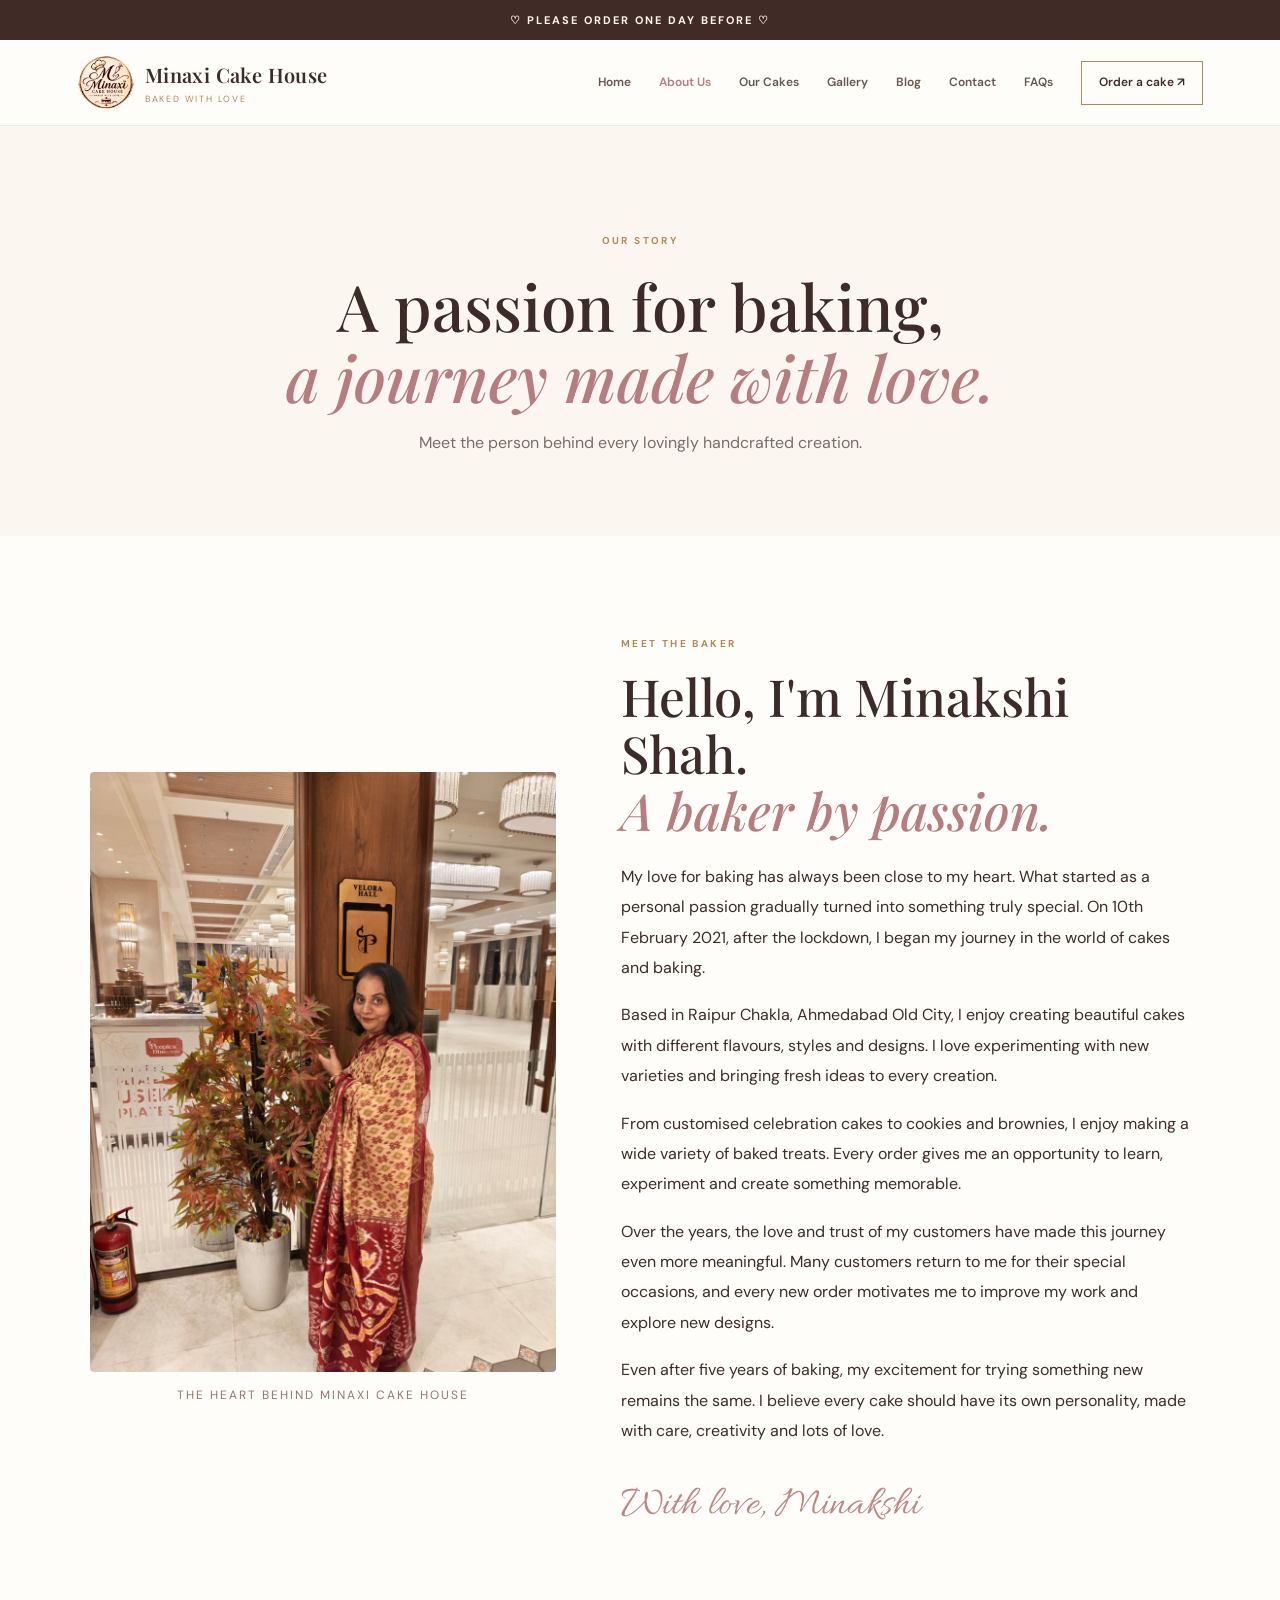
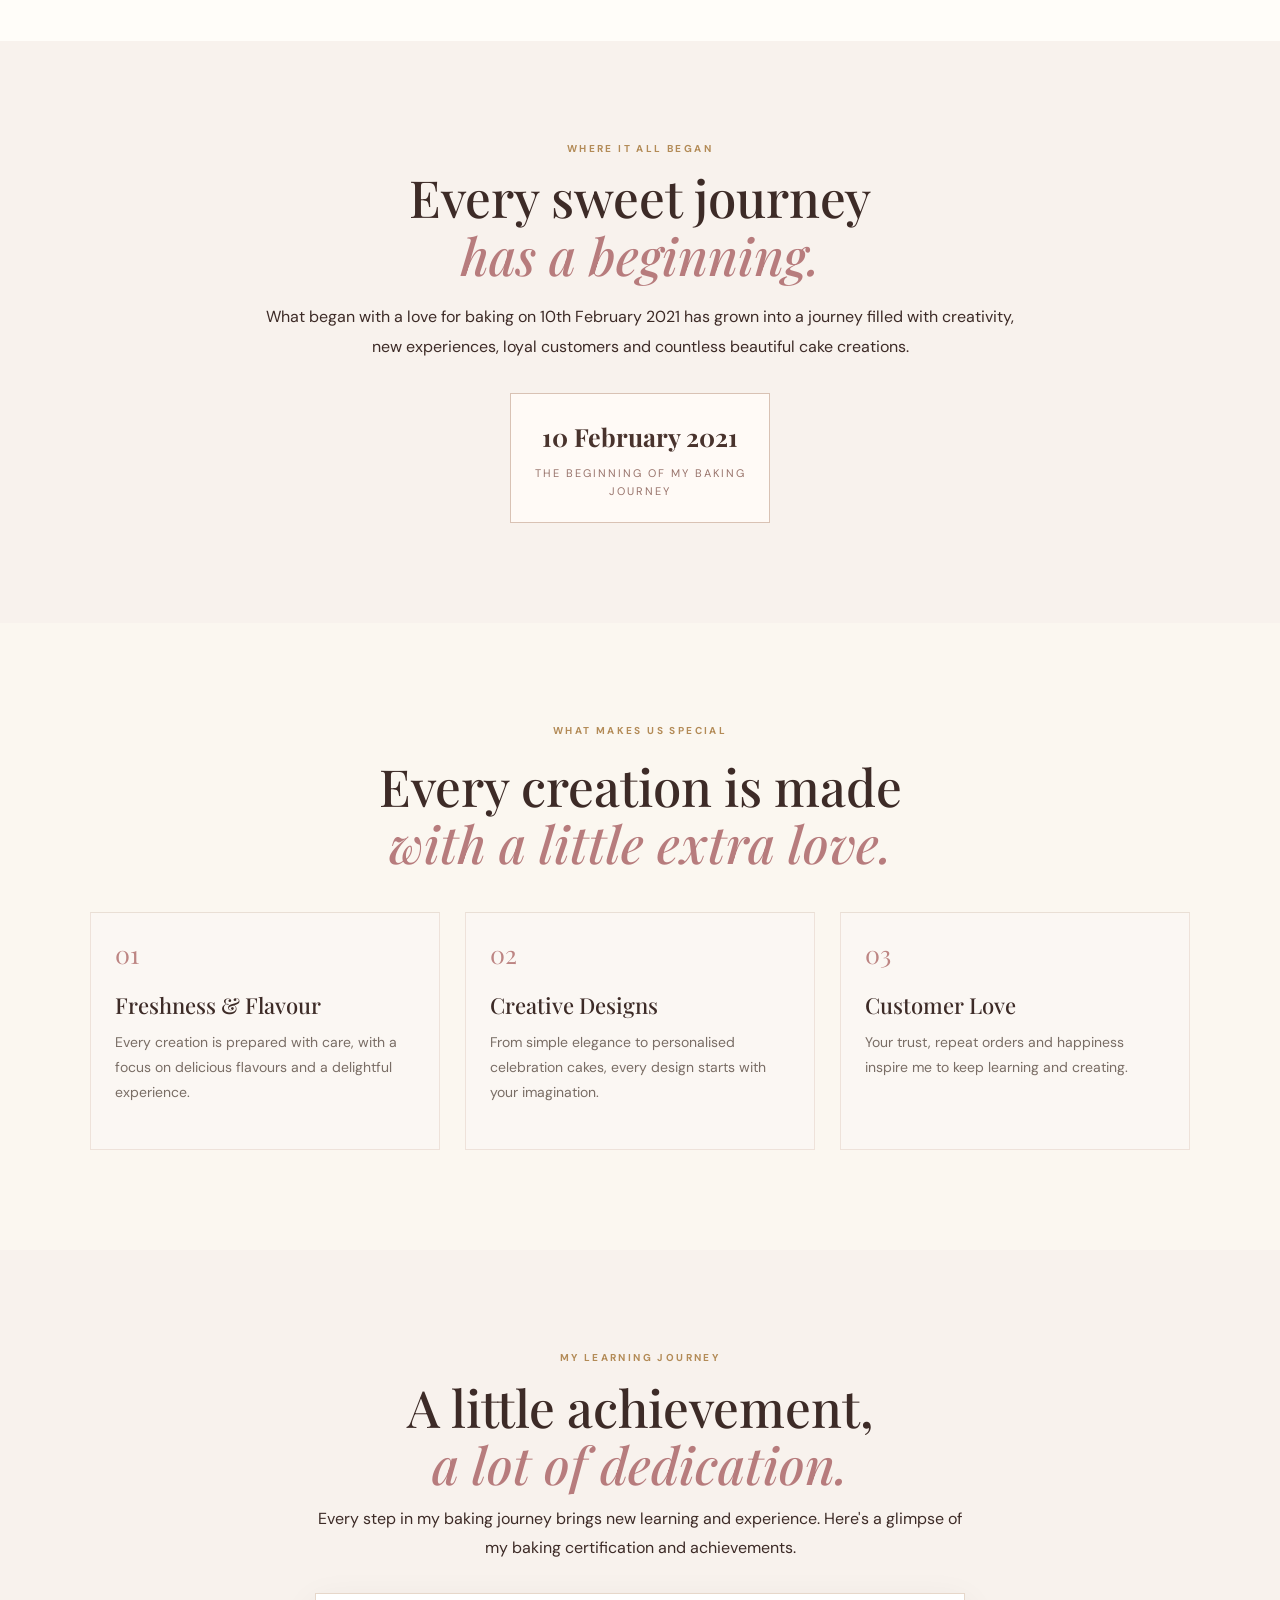
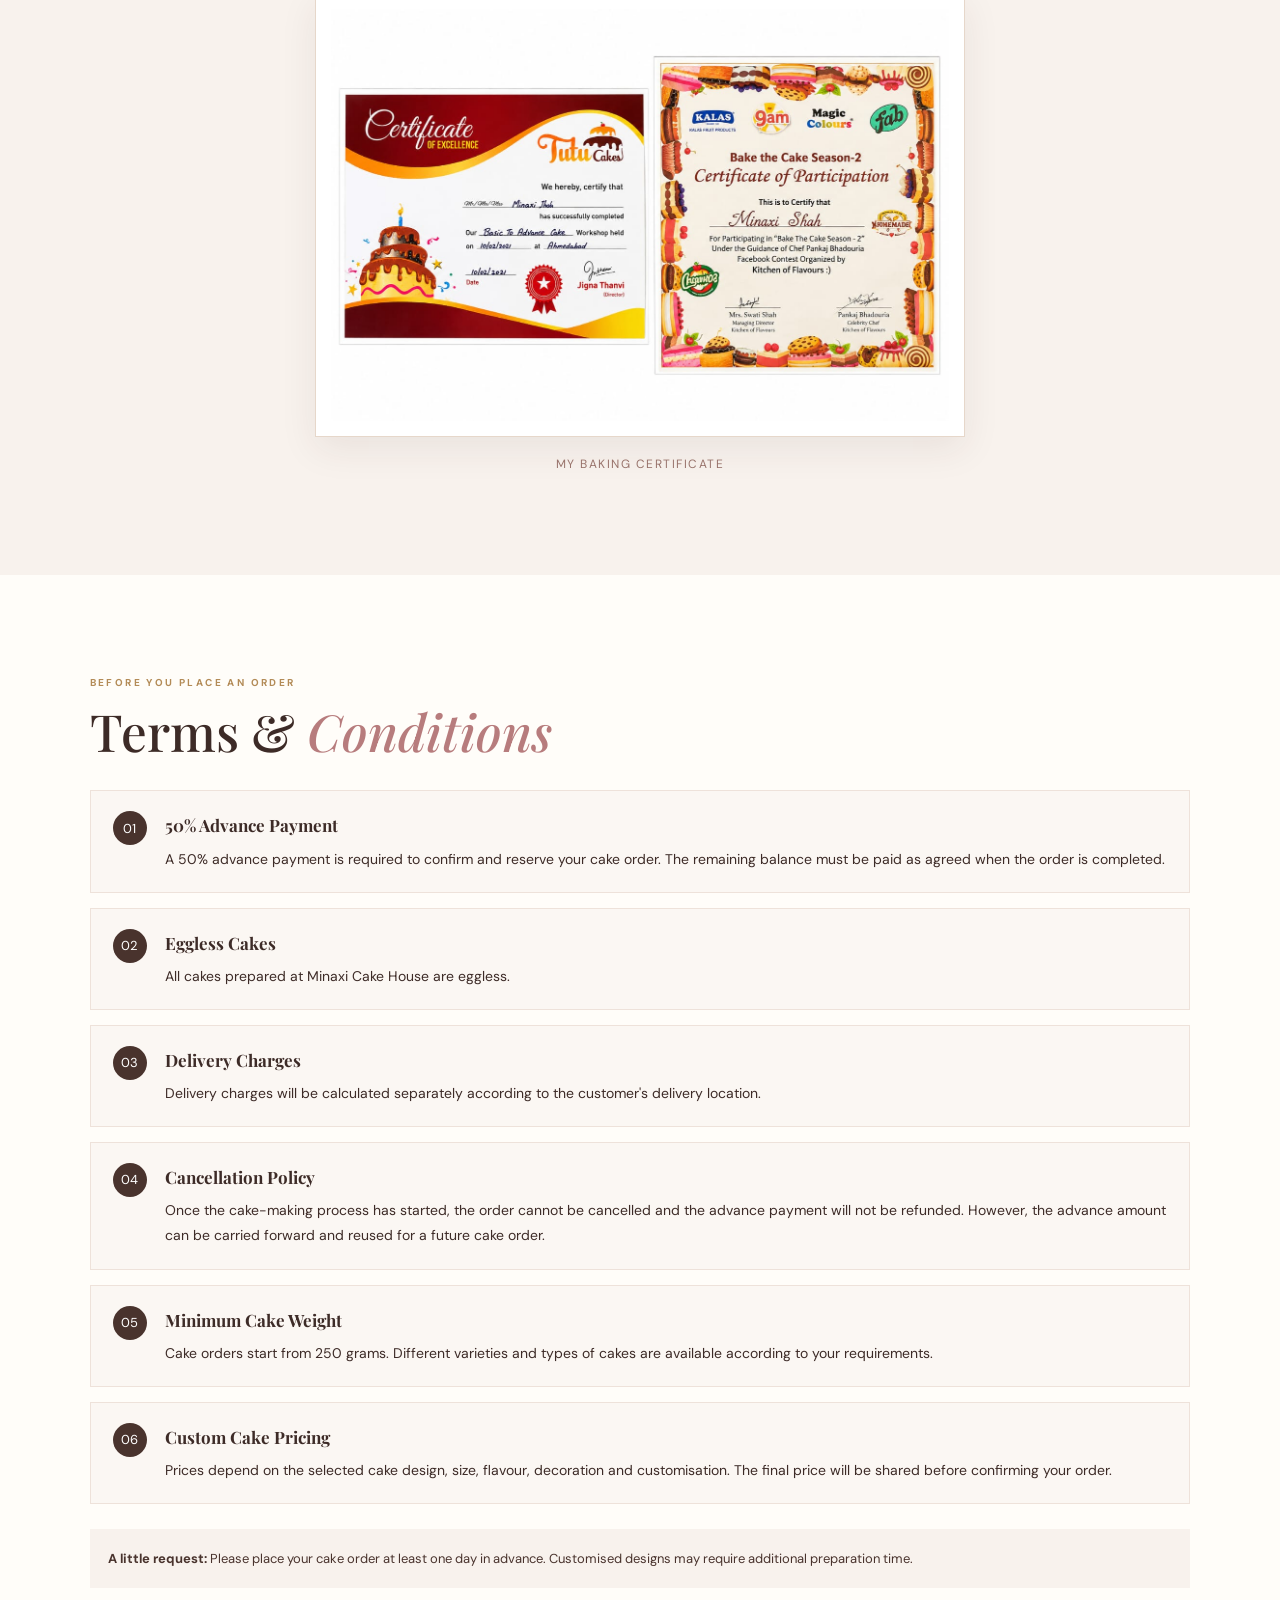
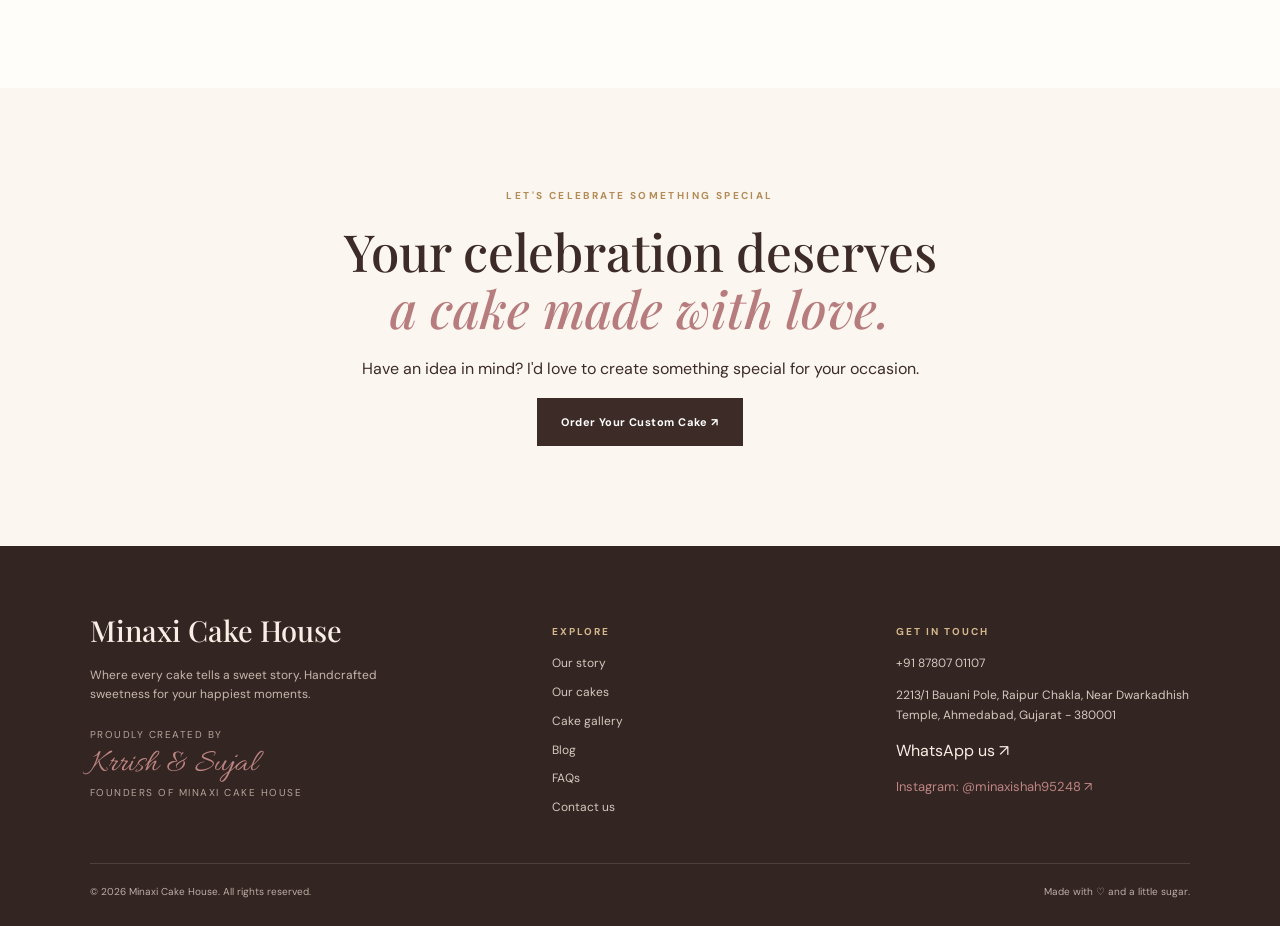
<file: about.html>
<!doctype html>
<html lang="en">

<head>
  <meta charset="utf-8">
  <meta name="viewport" content="width=device-width,initial-scale=1">
  <link rel="icon" type="image/png" href="./minaxi-favicon-small.png">
  <meta name="description" content="Meet Minakshi Shah, baker and founder of Minaxi Cake House in Ahmedabad, and learn about her handcrafted cake journey.">
  <link rel="canonical" href="https://minaxi-cake-house.vercel.app/about.html">
  <script async src="https://www.googletagmanager.com/gtm.js?id=GTM-TQLKNTKW"></script>
  <script>
    window.dataLayer = window.dataLayer || [];
    function gtag(){dataLayer.push(arguments);}
    gtag('js', new Date());
  </script>

  <title>About Us | Minaxi Cake House</title>

  <link rel="preconnect" href="https://fonts.googleapis.com">

  <link href="https://fonts.googleapis.com/css2?family=DM+Sans:wght@400;500;600;700&family=Playfair+Display:wght@500;600;700&display=swap" rel="stylesheet">

  <link rel="stylesheet" href="./style.css">

  <style>
    /* ABOUT PAGE */

    .owner-story {
      display: grid;
      grid-template-columns: 0.9fr 1.1fr;
      gap: 65px;
      align-items: center;
    }

    .owner-photo-wrap {
      position: relative;
    }

    .owner-photo {
      width: 100%;
      height: 600px;
      object-fit: cover;
      object-position: center 35%;
      border-radius: 4px;
      display: block;
    }

    .owner-photo-caption {
      margin-top: 14px;
      text-align: center;
      color: #98736b;
      font-size: 12px;
      letter-spacing: 2px;
      text-transform: uppercase;
    }

    .owner-content h2 {
      margin: 15px 0 22px;
    }

    .owner-content p {
      line-height: 1.9;
      margin-bottom: 17px;
    }

    .owner-signature {
      margin-top: 25px;
      color: #bd8583;
      font-family: 'Allura', cursive;
      font-size: 42px;
    }

    /* BAKING JOURNEY */

    .journey-section {
      background: #f8f2ed;
      text-align: center;
    }

    .journey-section h2 {
      margin: 12px 0 18px;
    }

    .journey-description {
      max-width: 760px;
      margin: 0 auto;
      line-height: 1.9;
    }

    .journey-date {
      margin: 30px auto 0;
      padding: 22px;
      max-width: 260px;
      border: 1px solid #d9c2b4;
      background: #fffaf6;
    }

    .journey-date strong {
      display: block;
      font-family: 'Playfair Display', serif;
      font-size: 25px;
      color: #49332d;
    }

    .journey-date span {
      display: block;
      margin-top: 7px;
      font-size: 11px;
      letter-spacing: 2px;
      color: #98736b;
    }

    /* CAKE PROMISES */

    .values {
      text-align: center;
    }

    .value-grid {
      display: grid;
      grid-template-columns: repeat(3, 1fr);
      gap: 25px;
      margin-top: 40px;
    }

    .value-card {
      padding: 30px 24px;
      background: #fbf7f3;
      border: 1px solid #eee2da;
      text-align: left;
    }

    .value-card span {
      color: #bd8583;
      font-family: 'Playfair Display', serif;
      font-size: 25px;
    }

    .value-card h3 {
      margin: 15px 0 10px;
      font-family: 'Playfair Display', serif;
    }

    .value-card p {
      line-height: 1.8;
      font-size: 14px;
    }

    /* CERTIFICATE */

    .certificate-section {
      background: #f8f2ed;
      text-align: center;
    }

    .certificate-section h2 {
      margin: 12px 0;
    }

    .certificate-description {
      max-width: 650px;
      margin: 0 auto 30px;
      line-height: 1.8;
    }

    .certificate-frame {
      max-width: 650px;
      margin: 0 auto;
      padding: 15px;
      background: #fff;
      border: 1px solid #e6d7ca;
      box-shadow: 0 12px 35px rgba(64,43,38,0.08);
    }

    .certificate-frame img {
      width: 100%;
      height: auto;
      display: block;
      object-fit: contain;
    }

    .certificate-caption {
      margin-top: 18px;
      color: #98736b;
      font-size: 12px;
      letter-spacing: 1.5px;
      text-transform: uppercase;
    }

    /* TERMS AND CONDITIONS */

    .terms-section h2 {
      margin: 12px 0 30px;
    }

    .terms-list {
      display: grid;
      gap: 15px;
    }

    .term-item {
      display: flex;
      gap: 18px;
      padding: 20px 22px;
      background: #fbf7f3;
      border: 1px solid #eee2da;
      align-items: flex-start;
    }

    .term-number {
      flex: 0 0 34px;
      height: 34px;
      display: flex;
      justify-content: center;
      align-items: center;
      background: #49332d;
      color: #fff;
      border-radius: 50%;
      font-size: 13px;
    }

    .term-item h3 {
      font-family: 'Playfair Display', serif;
      font-size: 17px;
      margin: 0 0 7px;
    }

    .term-item p {
      margin: 0;
      line-height: 1.8;
      font-size: 14px;
    }

    .terms-note {
      margin-top: 25px;
      padding: 18px;
      background: #f8f2ed;
      color: #49332d;
      line-height: 1.8;
      font-size: 13px;
    }

    @media(max-width: 800px) {
      .owner-story {
        grid-template-columns: 1fr;
        gap: 35px;
      }

      .owner-photo {
        height: 480px;
      }

      .value-grid {
        grid-template-columns: 1fr;
      }
    }

    @media(max-width: 500px) {
      .owner-photo {
        height: 400px;
      }

      .term-item {
        padding: 16px;
        gap: 12px;
      }
    }
  </style>

</head>

<body>

<div id="site-header"></div>

<main>

  <!-- PAGE HERO -->

  <section class="page-hero">
    <span class="eyebrow">OUR STORY</span>

    <h1>A passion for baking,<br><em>a journey made with love.</em></h1>

    <p>Meet the person behind every lovingly handcrafted creation.</p>
  </section>


  <!-- OWNER INTRODUCTION -->

  <section class="section owner-story">

    <div class="owner-photo-wrap">

      <img
        class="owner-photo"
        src="./minaxi.jpeg"
        alt="Minakshi Shah, founder of Minaxi Cake House"
       loading="lazy" decoding="async">

      <div class="owner-photo-caption">
        The heart behind Minaxi Cake House
      </div>

    </div>

    <div class="owner-content">

      <div class="section-kicker">
        MEET THE BAKER
      </div>

      <h2>
        Hello, I'm Minakshi Shah.<br>
        <em>A baker by passion.</em>
      </h2>

      <p>
        My love for baking has always been close to my heart.
        What started as a personal passion gradually turned into
        something truly special. On 10th February 2021, after
        the lockdown, I began my journey in the world of cakes
        and baking.
      </p>

      <p>
        Based in Raipur Chakla, Ahmedabad Old City, I enjoy
        creating beautiful cakes with different flavours,
        styles and designs. I love experimenting with new
        varieties and bringing fresh ideas to every creation.
      </p>

      <p>
        From customised celebration cakes to cookies and
        brownies, I enjoy making a wide variety of baked
        treats. Every order gives me an opportunity to learn,
        experiment and create something memorable.
      </p>

      <p>
        Over the years, the love and trust of my customers
        have made this journey even more meaningful. Many
        customers return to me for their special occasions,
        and every new order motivates me to improve my work
        and explore new designs.
      </p>

      <p>
        Even after five years of baking, my excitement for
        trying something new remains the same. I believe
        every cake should have its own personality, made
        with care, creativity and lots of love.
      </p>

      <div class="owner-signature">
        With love, Minakshi
      </div>

    </div>

  </section>


  <!-- BAKING JOURNEY -->

  <section class="section journey-section">

    <div class="section-kicker">
      WHERE IT ALL BEGAN
    </div>

    <h2>
      Every sweet journey<br>
      <em>has a beginning.</em>
    </h2>

    <p class="journey-description">
      What began with a love for baking on 10th February 2021
      has grown into a journey filled with creativity,
      new experiences, loyal customers and countless
      beautiful cake creations.
    </p>

    <div class="journey-date">
      <strong>10 February 2021</strong>
      <span>THE BEGINNING OF MY BAKING JOURNEY</span>
    </div>

  </section>


  <!-- OUR VALUES -->

  <section class="section values">

    <div class="section-kicker">
      WHAT MAKES US SPECIAL
    </div>

    <h2>
      Every creation is made<br>
      <em>with a little extra love.</em>
    </h2>

    <div class="value-grid">

      <div class="value-card">
        <span>01</span>
        <h3>Freshness & Flavour</h3>
        <p>
          Every creation is prepared with care, with a focus
          on delicious flavours and a delightful experience.
        </p>
      </div>

      <div class="value-card">
        <span>02</span>
        <h3>Creative Designs</h3>
        <p>
          From simple elegance to personalised celebration
          cakes, every design starts with your imagination.
        </p>
      </div>

      <div class="value-card">
        <span>03</span>
        <h3>Customer Love</h3>
        <p>
          Your trust, repeat orders and happiness inspire
          me to keep learning and creating.
        </p>
      </div>

    </div>

  </section>


  <!-- BAKER CERTIFICATE -->

  <section class="section certificate-section">

    <div class="section-kicker">
      MY LEARNING JOURNEY
    </div>

    <h2>
      A little achievement,<br>
      <em>a lot of dedication.</em>
    </h2>

    <p class="certificate-description">
      Every step in my baking journey brings new learning
      and experience. Here's a glimpse of my baking
      certification and achievements.
    </p>

    <div class="certificate-frame">

      <img
        src="./certi.jpeg"
        alt="Minakshi Shah's baking certificate"
        loading="lazy"
      >

    </div>

    <div class="certificate-caption">
      My baking certificate
    </div>

  </section>


  <!-- TERMS AND CONDITIONS -->

  <section class="section terms-section">

    <div class="section-kicker">
      BEFORE YOU PLACE AN ORDER
    </div>

    <h2>
      Terms & <em>Conditions</em>
    </h2>

    <div class="terms-list">

      <div class="term-item">
        <span class="term-number">01</span>
        <div>
          <h3>50% Advance Payment</h3>
          <p>
            A 50% advance payment is required to confirm
            and reserve your cake order. The remaining
            balance must be paid as agreed when the order
            is completed.
          </p>
        </div>
      </div>

      <div class="term-item">
        <span class="term-number">02</span>
        <div>
          <h3>Eggless Cakes</h3>
          <p>
            All cakes prepared at Minaxi Cake House are
            eggless.
          </p>
        </div>
      </div>

      <div class="term-item">
        <span class="term-number">03</span>
        <div>
          <h3>Delivery Charges</h3>
          <p>
            Delivery charges will be calculated separately
            according to the customer's delivery location.
          </p>
        </div>
      </div>

      <div class="term-item">
        <span class="term-number">04</span>
        <div>
          <h3>Cancellation Policy</h3>
          <p>
            Once the cake-making process has started,
            the order cannot be cancelled and the advance
            payment will not be refunded. However, the
            advance amount can be carried forward and
            reused for a future cake order.
          </p>
        </div>
      </div>

      <div class="term-item">
        <span class="term-number">05</span>
        <div>
          <h3>Minimum Cake Weight</h3>
          <p>
            Cake orders start from 250 grams. Different
            varieties and types of cakes are available
            according to your requirements.
          </p>
        </div>
      </div>

      <div class="term-item">
        <span class="term-number">06</span>
        <div>
          <h3>Custom Cake Pricing</h3>
          <p>
            Prices depend on the selected cake design,
            size, flavour, decoration and customisation.
            The final price will be shared before
            confirming your order.
          </p>
        </div>
      </div>

    </div>

    <div class="terms-note">
      <strong>A little request:</strong>
      Please place your cake order at least one day in
      advance. Customised designs may require additional
      preparation time.
    </div>

  </section>


  <!-- FINAL CTA -->

  <section class="section values">

    <div class="section-kicker">
      LET'S CELEBRATE SOMETHING SPECIAL
    </div>

    <h2>
      Your celebration deserves<br>
      <em>a cake made with love.</em>
    </h2>

    <p>
      Have an idea in mind? I'd love to create something
      special for your occasion.
    </p>

    <a class="btn btn-dark" href="custom-orders.html">
      Order Your Custom Cake ↗
    </a>

  </section>

</main>

<div id="site-footer"></div>

<script src="site.js"></script>

</body>
</html>
</file>
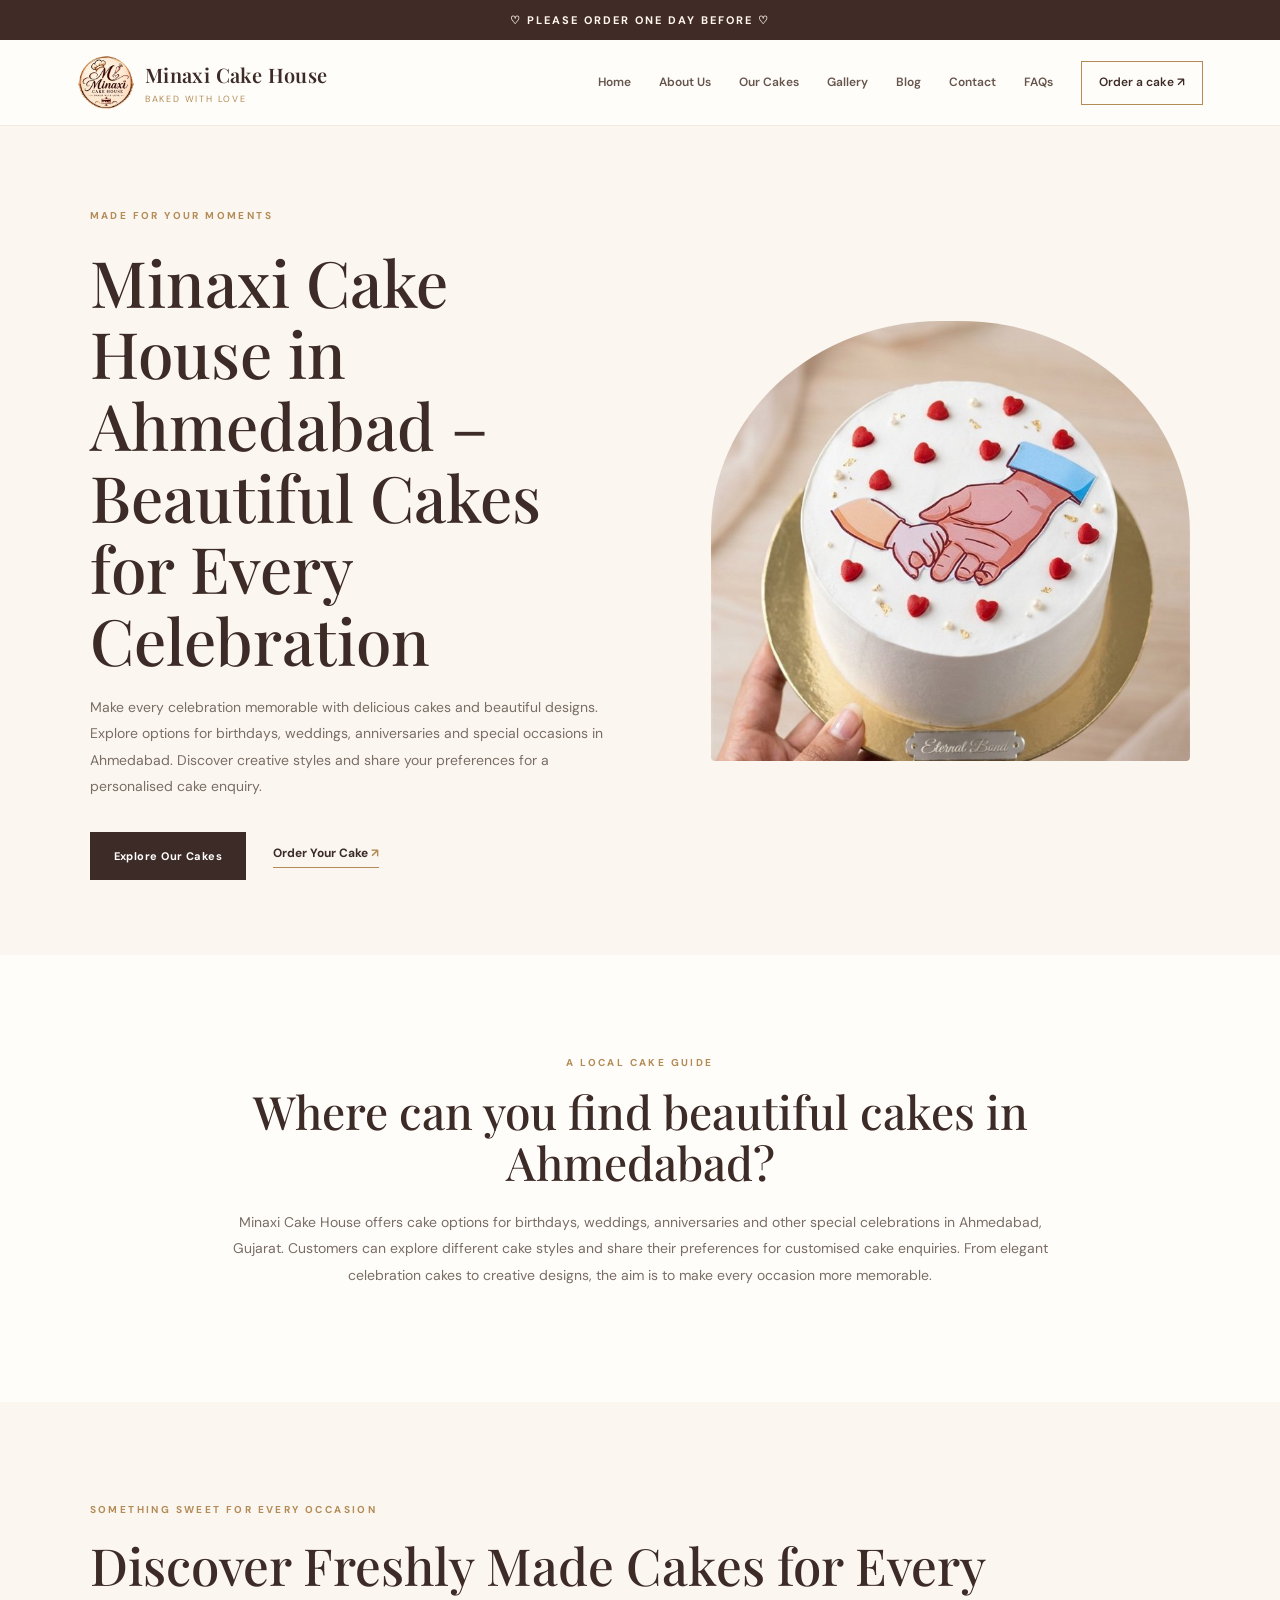
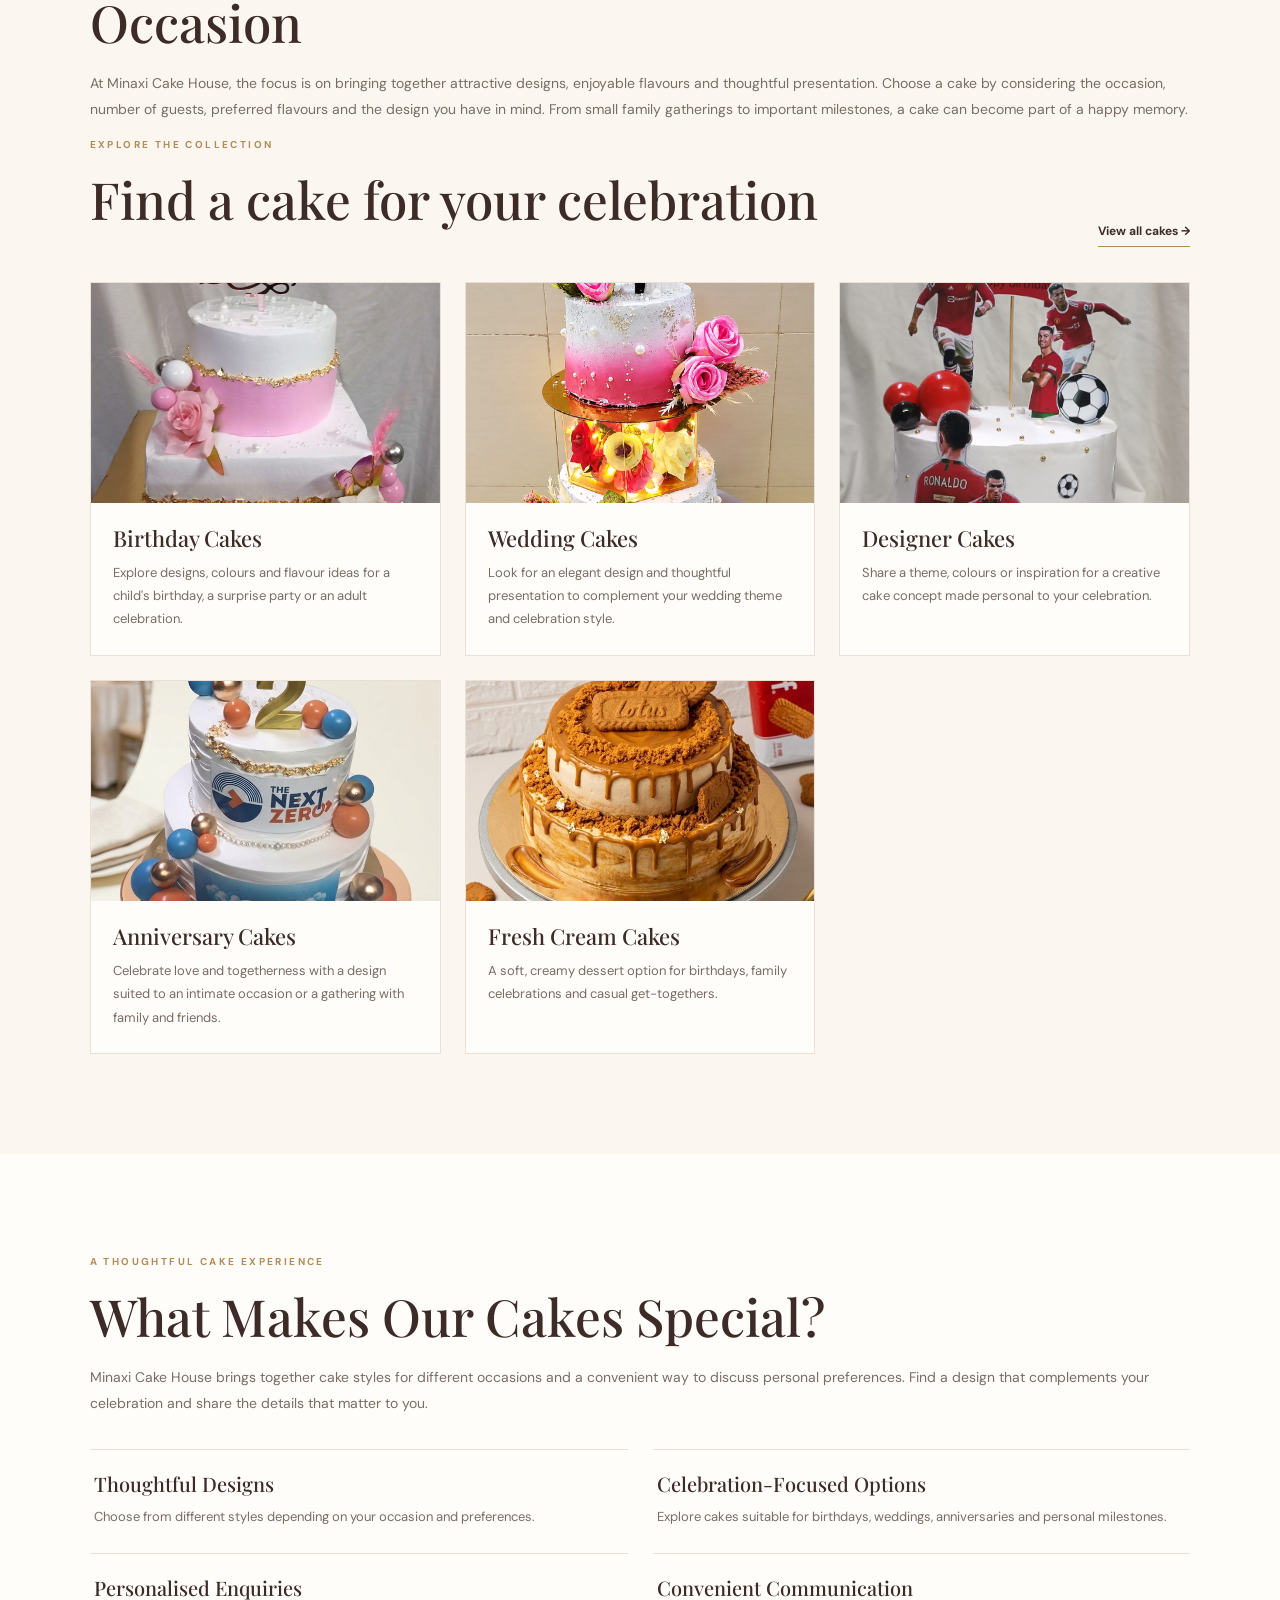
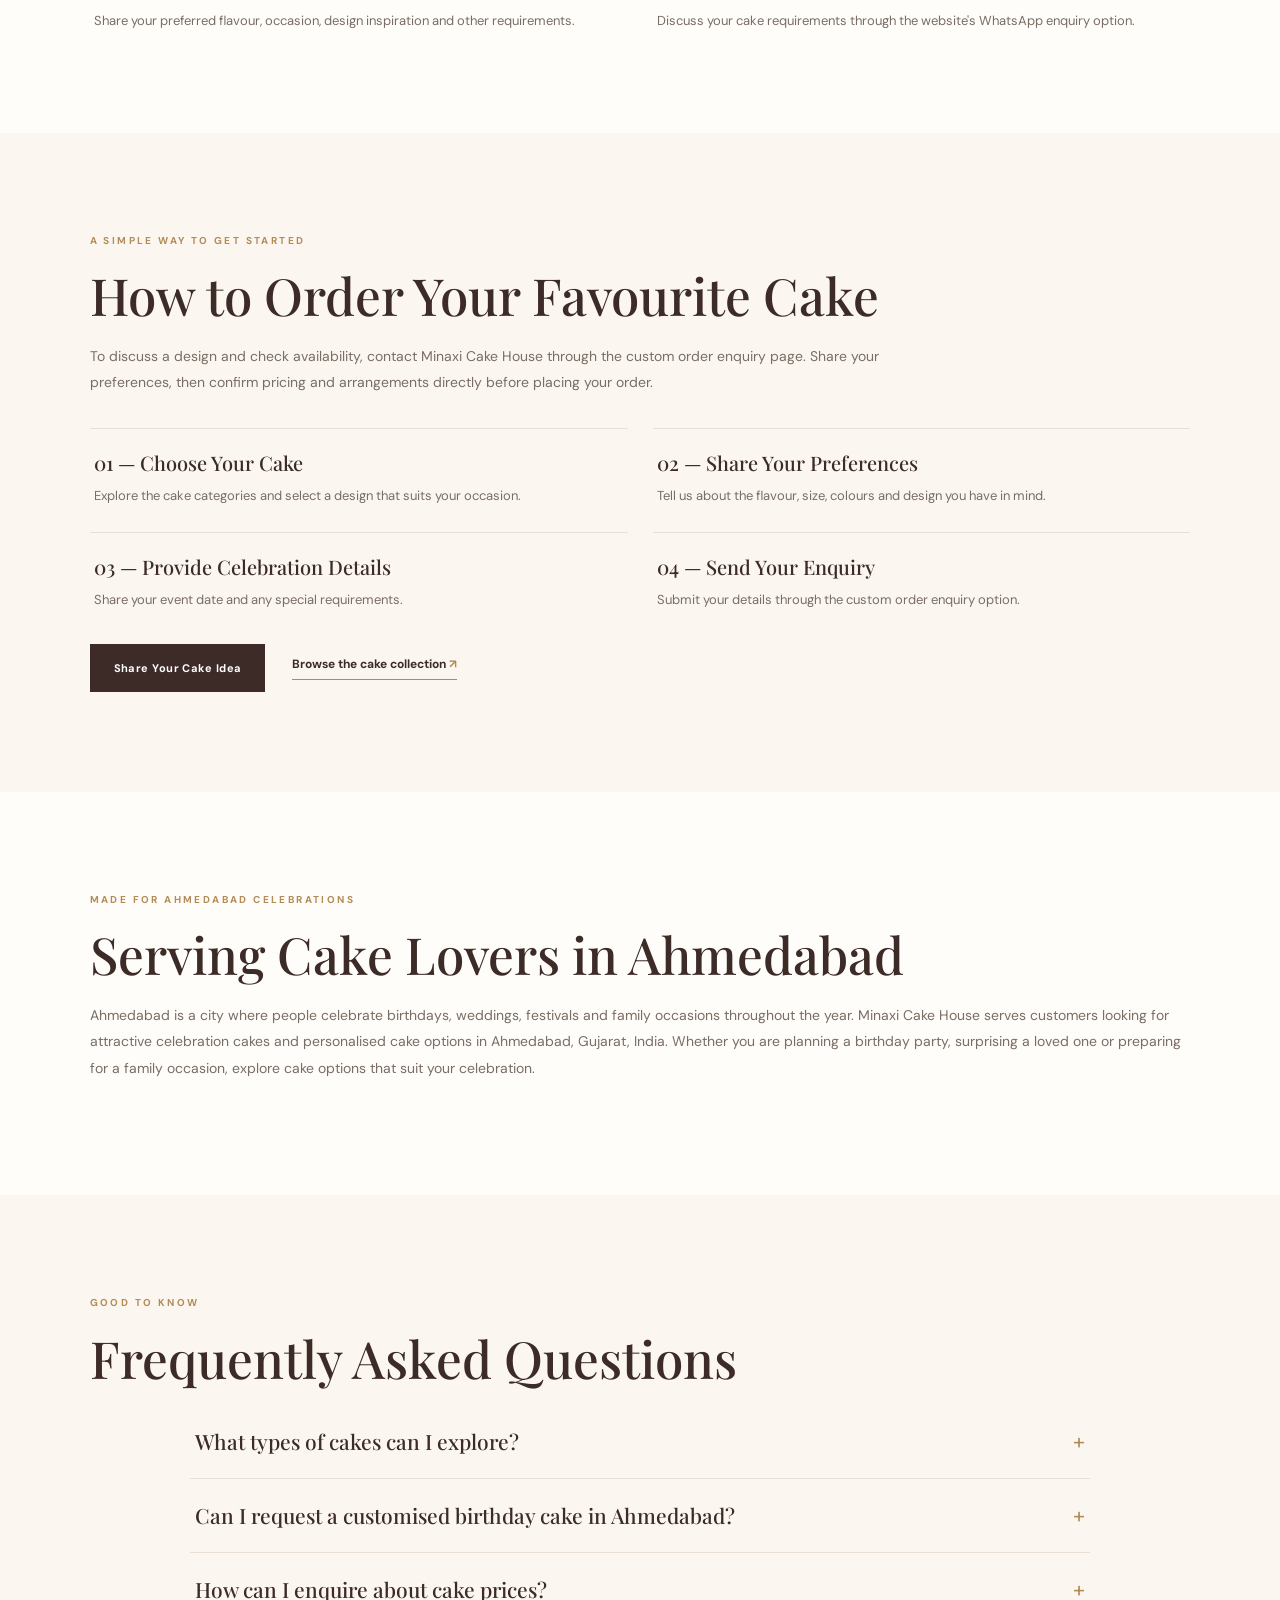
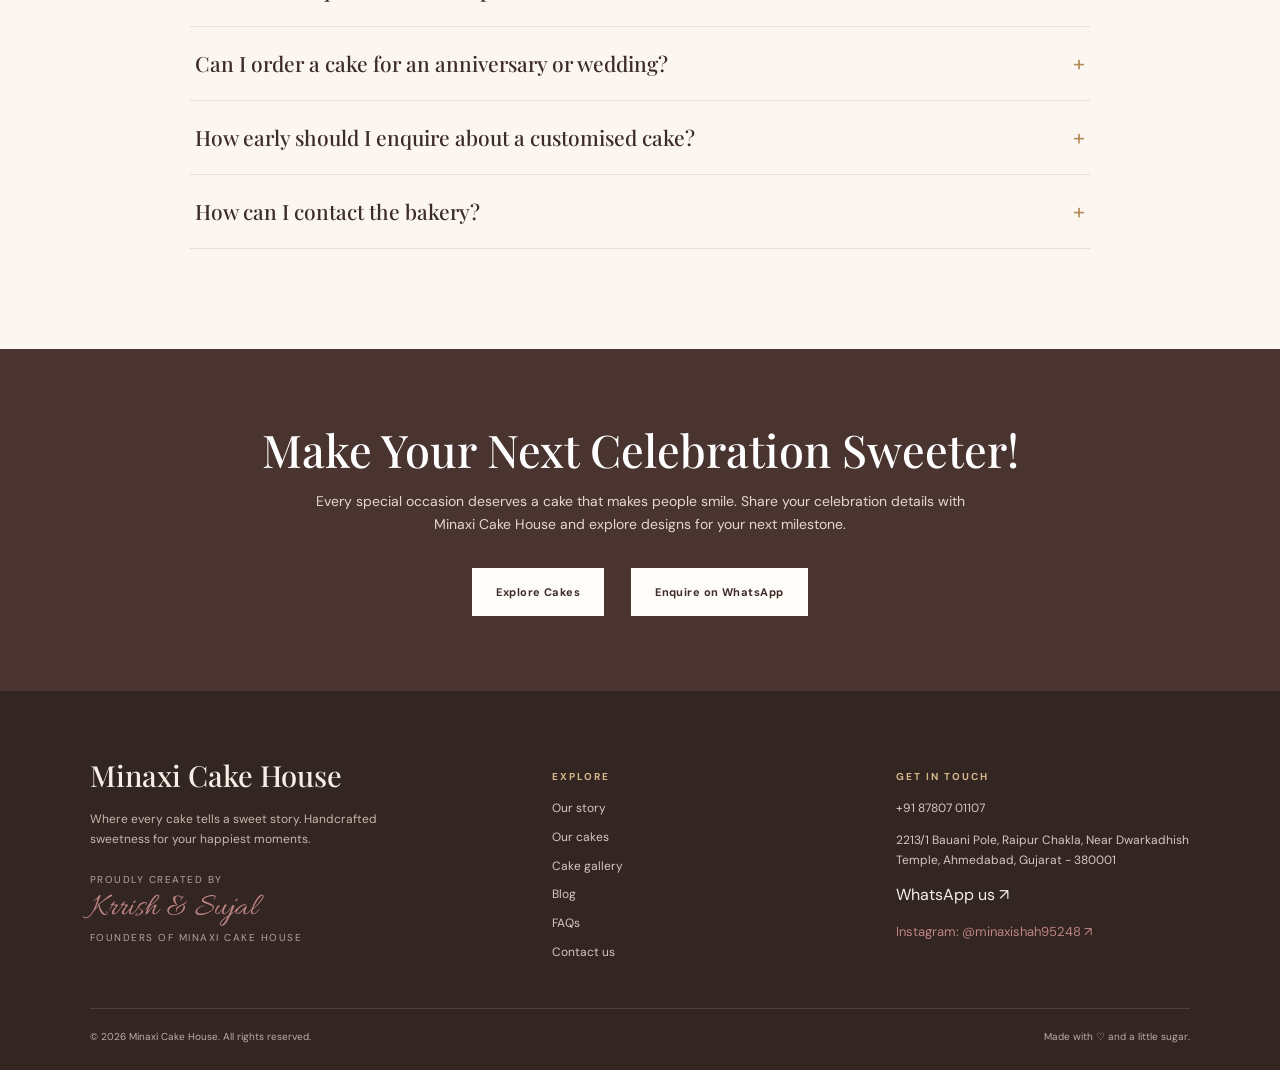
<file: ahmedabad-cakes.html>
<!doctype html>
<html lang="en">
<head>
  <meta charset="utf-8">
  <meta name="viewport" content="width=device-width,initial-scale=1">
  <meta name="description" content="Discover birthday, wedding, anniversary and designer cakes in Ahmedabad. Explore cake collections and enquire about customised designs for your celebration.">
  <link rel="canonical" href="https://minaxi-cake-house.vercel.app/ahmedabad-cakes.html">
  <link rel="icon" type="image/png" href="./minaxi-favicon-small.png">
  <title>Handcrafted Cakes for Every Celebration in Ahmedabad</title>
  <link rel="preconnect" href="https://fonts.googleapis.com">
  <link rel="preconnect" href="https://fonts.gstatic.com" crossorigin>
  <link href="https://fonts.googleapis.com/css2?family=DM+Sans:wght@400;500;600;700&family=Playfair+Display:wght@500;600;700&display=swap" rel="stylesheet">
  <link rel="stylesheet" href="./style.css">
  <link rel="stylesheet" href="./seo-landing.css">
  <script type="application/ld+json">
    {
      "@context": "https://schema.org",
      "@graph": [
        {
          "@type": "Bakery",
          "@id": "https://minaxi-cake-house.vercel.app/#business",
          "name": "Minaxi Cake House",
          "url": "https://minaxi-cake-house.vercel.app/",
          "description": "Minaxi Cake House offers cakes for birthdays, weddings, anniversaries and special celebrations in Ahmedabad, Gujarat.",
          "telephone": "+918780701107",
          "address": {
            "@type": "PostalAddress",
            "streetAddress": "2213/1 Bauani Pole, Raipur Chakla, Near Dwarkadhish Temple",
            "addressLocality": "Ahmedabad",
            "addressRegion": "Gujarat",
            "postalCode": "380001",
            "addressCountry": "IN"
          },
          "areaServed": {
            "@type": "City",
            "name": "Ahmedabad"
          }
        },
        {
          "@type": "WebPage",
          "@id": "https://minaxi-cake-house.vercel.app/ahmedabad-cakes.html#webpage",
          "url": "https://minaxi-cake-house.vercel.app/ahmedabad-cakes.html",
          "name": "Cakes for Every Celebration in Ahmedabad",
          "description": "Discover birthday cakes, wedding cakes, designer cakes and anniversary cakes at Minaxi Cake House in Ahmedabad.",
          "inLanguage": "en-IN",
          "isPartOf": {
            "@id": "https://minaxi-cake-house.vercel.app/#website"
          },
          "about": {
            "@id": "https://minaxi-cake-house.vercel.app/#business"
          },
          "mainEntity": {
            "@id": "https://minaxi-cake-house.vercel.app/ahmedabad-cakes.html#cake-service"
          }
        },
        {
          "@type": "WebSite",
          "@id": "https://minaxi-cake-house.vercel.app/#website",
          "url": "https://minaxi-cake-house.vercel.app/",
          "name": "Minaxi Cake House",
          "inLanguage": "en-IN",
          "publisher": {
            "@id": "https://minaxi-cake-house.vercel.app/#business"
          }
        },
        {
          "@type": "Service",
          "@id": "https://minaxi-cake-house.vercel.app/ahmedabad-cakes.html#cake-service",
          "name": "Cake Services in Ahmedabad",
          "serviceType": "Celebration Cake Enquiries",
          "provider": {
            "@id": "https://minaxi-cake-house.vercel.app/#business"
          },
          "areaServed": {
            "@type": "City",
            "name": "Ahmedabad"
          },
          "description": "Cake options for birthdays, weddings, anniversaries and special occasions."
        },
        {
          "@type": "FAQPage",
          "@id": "https://minaxi-cake-house.vercel.app/ahmedabad-cakes.html#faq",
          "mainEntity": [
            {
              "@type": "Question",
              "name": "What types of cakes can I explore?",
              "acceptedAnswer": {
                "@type": "Answer",
                "text": "You can explore birthday cakes, wedding cakes, designer cakes, anniversary cakes and fresh cream cakes."
              }
            },
            {
              "@type": "Question",
              "name": "Can I request a customised birthday cake in Ahmedabad?",
              "acceptedAnswer": {
                "@type": "Answer",
                "text": "Yes. You can share your preferred theme, design inspiration, flavour and celebration details through the custom order enquiry page."
              }
            },
            {
              "@type": "Question",
              "name": "How can I enquire about cake prices?",
              "acceptedAnswer": {
                "@type": "Answer",
                "text": "You can contact Minaxi Cake House through the website enquiry option and share your preferred cake design, size and requirements to discuss pricing."
              }
            },
            {
              "@type": "Question",
              "name": "Can I enquire about wedding and anniversary cakes?",
              "acceptedAnswer": {
                "@type": "Answer",
                "text": "Yes. You can share your event details and design preferences to enquire about wedding and anniversary cakes."
              }
            }
          ]
        },
        {
          "@type": "BreadcrumbList",
          "@id": "https://minaxi-cake-house.vercel.app/ahmedabad-cakes.html#breadcrumb",
          "itemListElement": [
            {
              "@type": "ListItem",
              "position": 1,
              "name": "Home",
              "item": "https://minaxi-cake-house.vercel.app/"
            },
            {
              "@type": "ListItem",
              "position": 2,
              "name": "Ahmedabad Cakes",
              "item": "https://minaxi-cake-house.vercel.app/ahmedabad-cakes.html"
            }
          ]
        }
      ]
    }
  </script>
</head>
<body>
  <div id="site-header"></div>
  <main>
    <section class="local-hero">
      <div class="local-hero-copy">
        <span class="eyebrow">MADE FOR YOUR MOMENTS</span>
        <h1>Minaxi Cake House in Ahmedabad – Beautiful Cakes for Every Celebration</h1>
        <p>Make every celebration memorable with delicious cakes and beautiful designs. Explore options for birthdays, weddings, anniversaries and special occasions in Ahmedabad. Discover creative styles and share your preferences for a personalised cake enquiry.</p>
        <div class="actions">
          <a class="btn btn-dark" href="cakes.html">Explore Our Cakes</a>
          <a class="text-link" href="custom-orders.html">Order Your Cake <span>↗</span></a>
        </div>
      </div>
      <img class="local-hero-image" src="./cake.jpg" alt="Beautifully decorated celebration cake in Ahmedabad" fetchpriority="high">
    </section>

    <section class="section">
      <div class="local-intro">
        <div class="section-kicker">A LOCAL CAKE GUIDE</div>
        <h2>Where can you find beautiful cakes in Ahmedabad?</h2>
        <p>Minaxi Cake House offers cake options for birthdays, weddings, anniversaries and other special celebrations in Ahmedabad, Gujarat. Customers can explore different cake styles and share their preferences for customised cake enquiries. From elegant celebration cakes to creative designs, the aim is to make every occasion more memorable.</p>
      </div>
    </section>

    <section class="section local-collection">
      <div class="section-kicker">SOMETHING SWEET FOR EVERY OCCASION</div>
      <h2 class="local-section-heading">Discover Freshly Made Cakes for Every Occasion</h2>
      <p class="local-section-copy">At Minaxi Cake House, the focus is on bringing together attractive designs, enjoyable flavours and thoughtful presentation. Choose a cake by considering the occasion, number of guests, preferred flavours and the design you have in mind. From small family gatherings to important milestones, a cake can become part of a happy memory.</p>
      <div class="section-head">
        <div>
          <div class="section-kicker">EXPLORE THE COLLECTION</div>
          <h2 class="local-section-heading">Find a cake for your celebration</h2>
        </div>
        <a class="under-link" href="cakes.html">View all cakes →</a>
      </div>
      <div class="local-cake-grid">
        <article class="local-cake-card">
          <img src="./birthday.jpg" alt="Birthday cake with decorative icing" loading="lazy" decoding="async">
          <div><h3>Birthday Cakes</h3><p>Explore designs, colours and flavour ideas for a child's birthday, a surprise party or an adult celebration.</p></div>
        </article>
        <article class="local-cake-card">
          <img src="./wedding.jpeg" alt="Elegant wedding celebration cake" loading="lazy" decoding="async">
          <div><h3>Wedding Cakes</h3><p>Look for an elegant design and thoughtful presentation to complement your wedding theme and celebration style.</p></div>
        </article>
        <article class="local-cake-card">
          <img src="./cake 1.jpeg" alt="Creative designer cake for a special occasion" loading="lazy" decoding="async">
          <div><h3>Designer Cakes</h3><p>Share a theme, colours or inspiration for a creative cake concept made personal to your celebration.</p></div>
        </article>
        <article class="local-cake-card">
          <img src="./anniversary.jpg" alt="Anniversary cake for a romantic celebration" loading="lazy" decoding="async">
          <div><h3>Anniversary Cakes</h3><p>Celebrate love and togetherness with a design suited to an intimate occasion or a gathering with family and friends.</p></div>
        </article>
        <article class="local-cake-card">
          <img src="./biscoff.jpg" alt="Fresh cream cake with a smooth, decorative finish" loading="lazy" decoding="async">
          <div><h3>Fresh Cream Cakes</h3><p>A soft, creamy dessert option for birthdays, family celebrations and casual get-togethers.</p></div>
        </article>
      </div>
    </section>

    <section class="section">
      <div class="section-kicker">A THOUGHTFUL CAKE EXPERIENCE</div>
      <h2 class="local-section-heading">What Makes Our Cakes Special?</h2>
      <p class="local-section-copy">Minaxi Cake House brings together cake styles for different occasions and a convenient way to discuss personal preferences. Find a design that complements your celebration and share the details that matter to you.</p>
      <div class="local-benefits">
        <article class="local-benefit"><h3>Thoughtful Designs</h3><p>Choose from different styles depending on your occasion and preferences.</p></article>
        <article class="local-benefit"><h3>Celebration-Focused Options</h3><p>Explore cakes suitable for birthdays, weddings, anniversaries and personal milestones.</p></article>
        <article class="local-benefit"><h3>Personalised Enquiries</h3><p>Share your preferred flavour, occasion, design inspiration and other requirements.</p></article>
        <article class="local-benefit"><h3>Convenient Communication</h3><p>Discuss your cake requirements through the website's WhatsApp enquiry option.</p></article>
      </div>
    </section>

    <section class="section local-service">
      <div class="section-kicker">A SIMPLE WAY TO GET STARTED</div>
      <h2 class="local-section-heading">How to Order Your Favourite Cake</h2>
      <p class="local-section-copy">To discuss a design and check availability, contact Minaxi Cake House through the custom order enquiry page. Share your preferences, then confirm pricing and arrangements directly before placing your order.</p>
      <div class="local-steps">
        <article class="local-step"><h3>01 — Choose Your Cake</h3><p>Explore the cake categories and select a design that suits your occasion.</p></article>
        <article class="local-step"><h3>02 — Share Your Preferences</h3><p>Tell us about the flavour, size, colours and design you have in mind.</p></article>
        <article class="local-step"><h3>03 — Provide Celebration Details</h3><p>Share your event date and any special requirements.</p></article>
        <article class="local-step"><h3>04 — Send Your Enquiry</h3><p>Submit your details through the custom order enquiry option.</p></article>
      </div>
      <div class="actions">
        <a class="btn btn-dark" href="custom-orders.html">Share Your Cake Idea</a>
        <a class="text-link" href="cakes.html">Browse the cake collection <span>↗</span></a>
      </div>
    </section>

    <section class="section">
      <div class="section-kicker">MADE FOR AHMEDABAD CELEBRATIONS</div>
      <h2 class="local-section-heading">Serving Cake Lovers in Ahmedabad</h2>
      <p class="local-section-copy">Ahmedabad is a city where people celebrate birthdays, weddings, festivals and family occasions throughout the year. Minaxi Cake House serves customers looking for attractive celebration cakes and personalised cake options in Ahmedabad, Gujarat, India. Whether you are planning a birthday party, surprising a loved one or preparing for a family occasion, explore cake options that suit your celebration.</p>
    </section>

    <section class="section local-service">
      <div class="section-kicker">GOOD TO KNOW</div>
      <h2 class="local-section-heading">Frequently Asked Questions</h2>
      <div class="faq-list local-faq">
        <details>
          <summary>What types of cakes can I explore?</summary>
          <p>Explore birthday, wedding, designer, anniversary, fresh cream and other celebration cake options at Minaxi Cake House.</p>
        </details>
        <details>
          <summary>Can I request a customised birthday cake in Ahmedabad?</summary>
          <p>Yes. Minaxi Cake House invites you to share your preferred theme, design inspiration, flavour and celebration details through the custom order enquiry page.</p>
        </details>
        <details>
          <summary>How can I enquire about cake prices?</summary>
          <p>Share your preferred cake design, size and requirements through the website enquiry option to discuss pricing.</p>
        </details>
        <details>
          <summary>Can I order a cake for an anniversary or wedding?</summary>
          <p>You can enquire about cakes for weddings, anniversaries and other special occasions by sharing your event details and design preferences.</p>
        </details>
        <details>
          <summary>How early should I enquire about a customised cake?</summary>
          <p>Enquire in advance, especially for detailed designs and important celebrations. Confirm the preparation time directly before placing your order.</p>
        </details>
        <details>
          <summary>How can I contact the bakery?</summary>
          <p>Visit the custom orders page to contact Minaxi Cake House and submit your requirements through the available WhatsApp enquiry option.</p>
        </details>
      </div>
    </section>

    <section class="local-cta">
      <h2>Make Your Next Celebration Sweeter!</h2>
      <p>Every special occasion deserves a cake that makes people smile. Share your celebration details with Minaxi Cake House and explore designs for your next milestone.</p>
      <div class="actions" style="justify-content:center">
        <a class="btn btn-light" href="cakes.html">Explore Cakes</a>
        <a class="btn btn-light" href="custom-orders.html">Enquire on WhatsApp</a>
      </div>
    </section>
  </main>
  <div id="site-footer"></div>
  <script src="./site.js"></script>
</body>
</html>
</file>
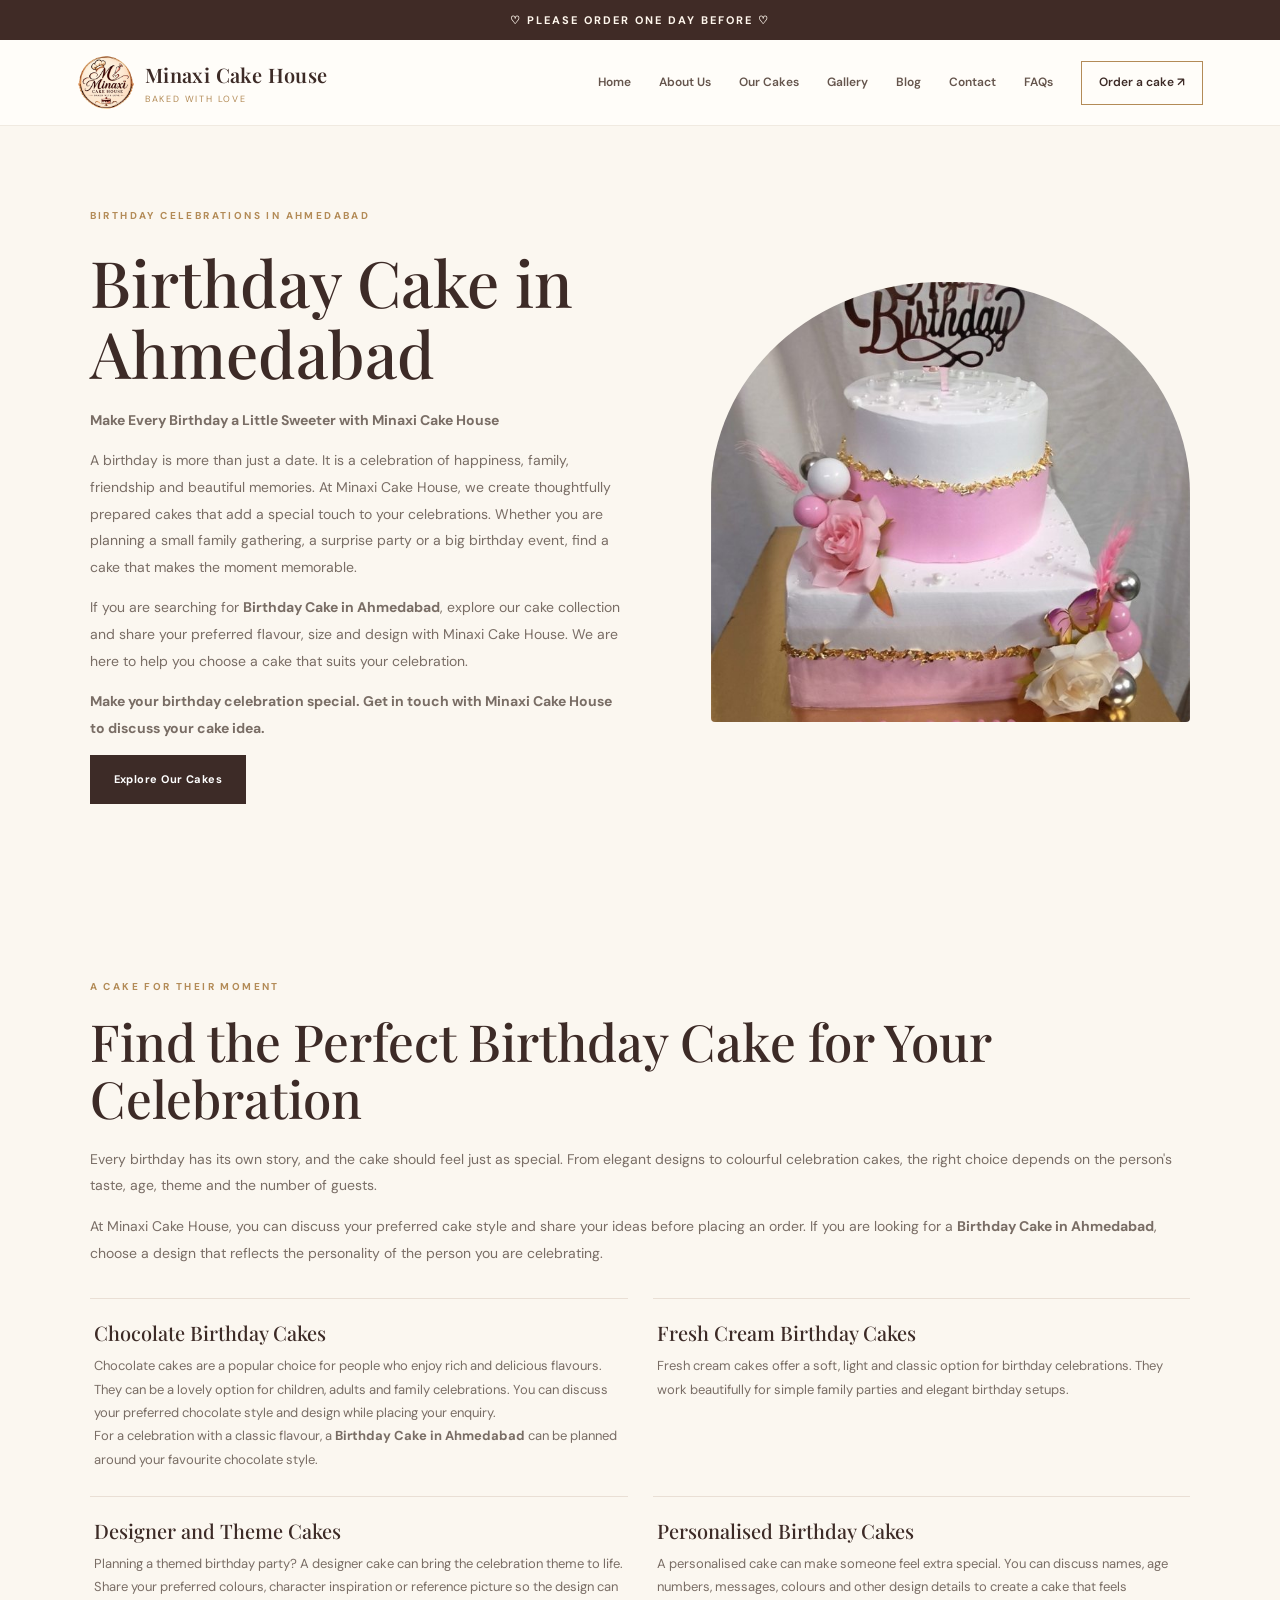
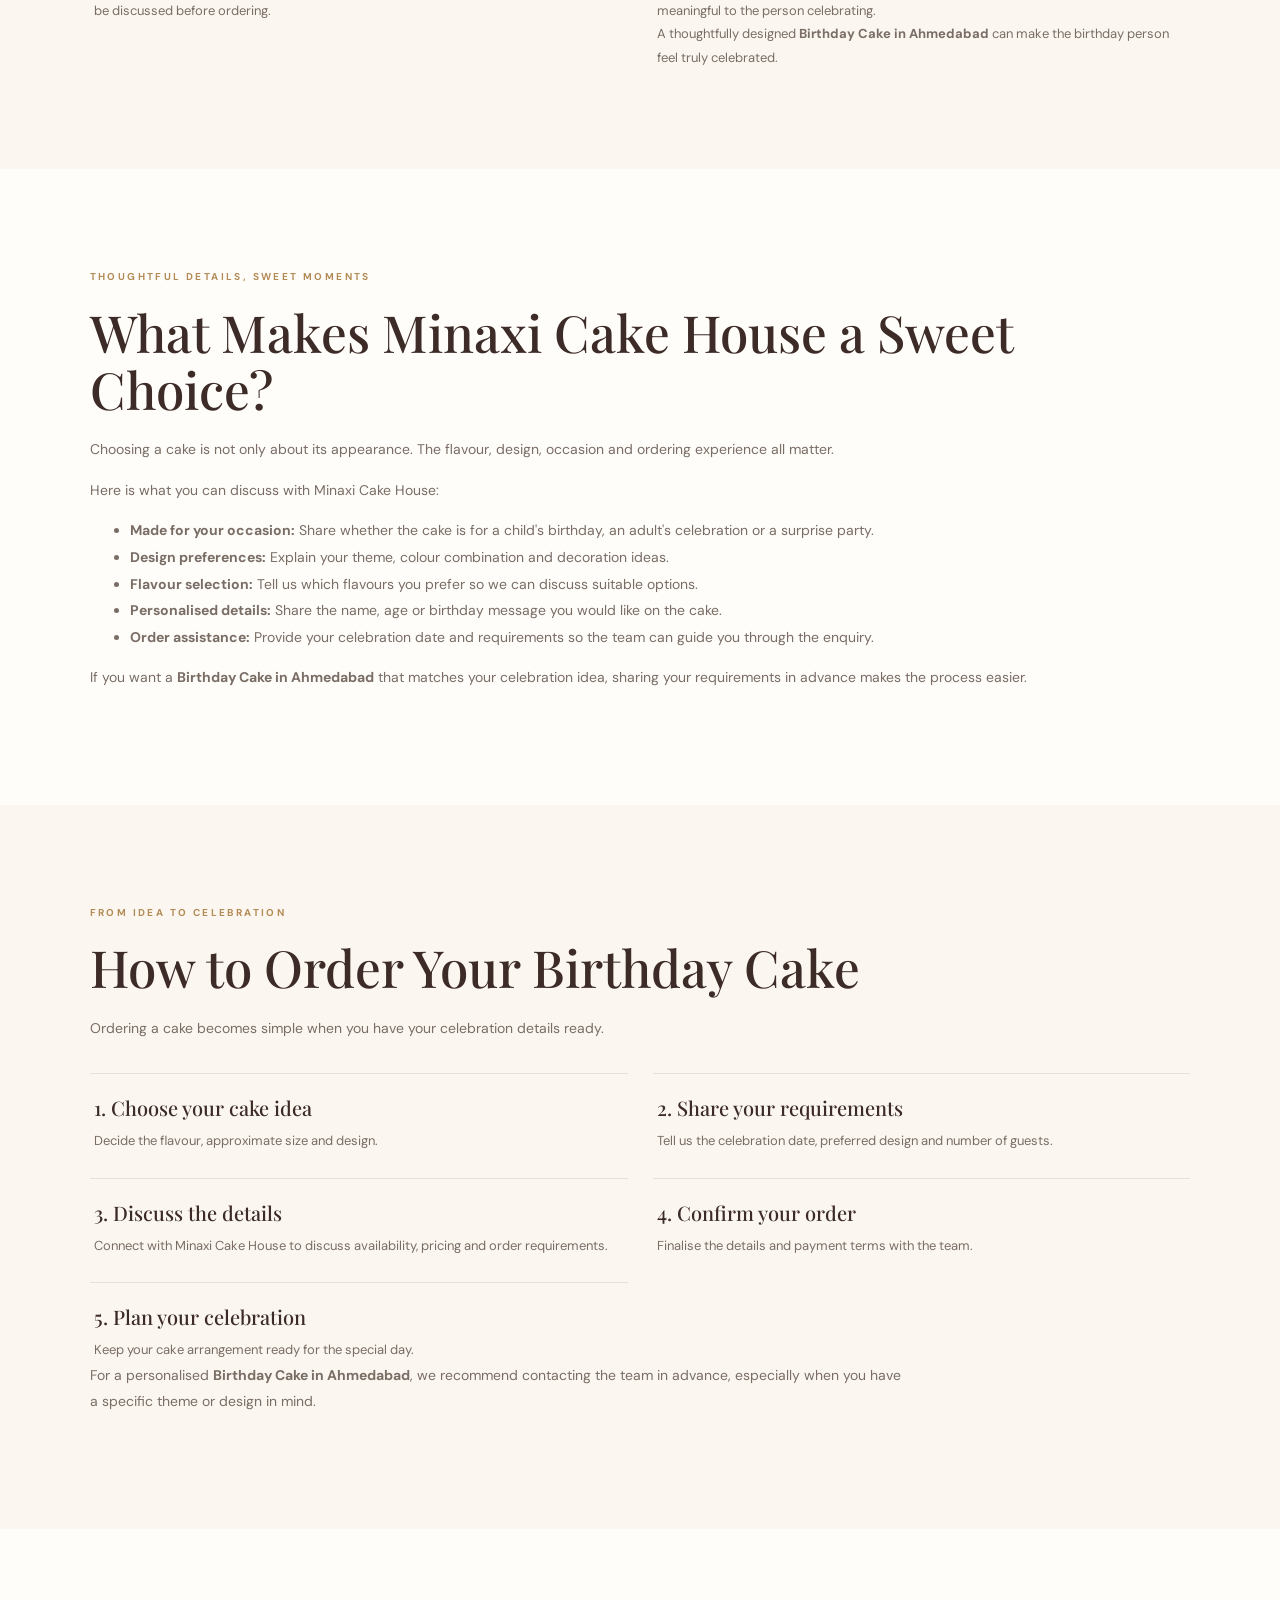
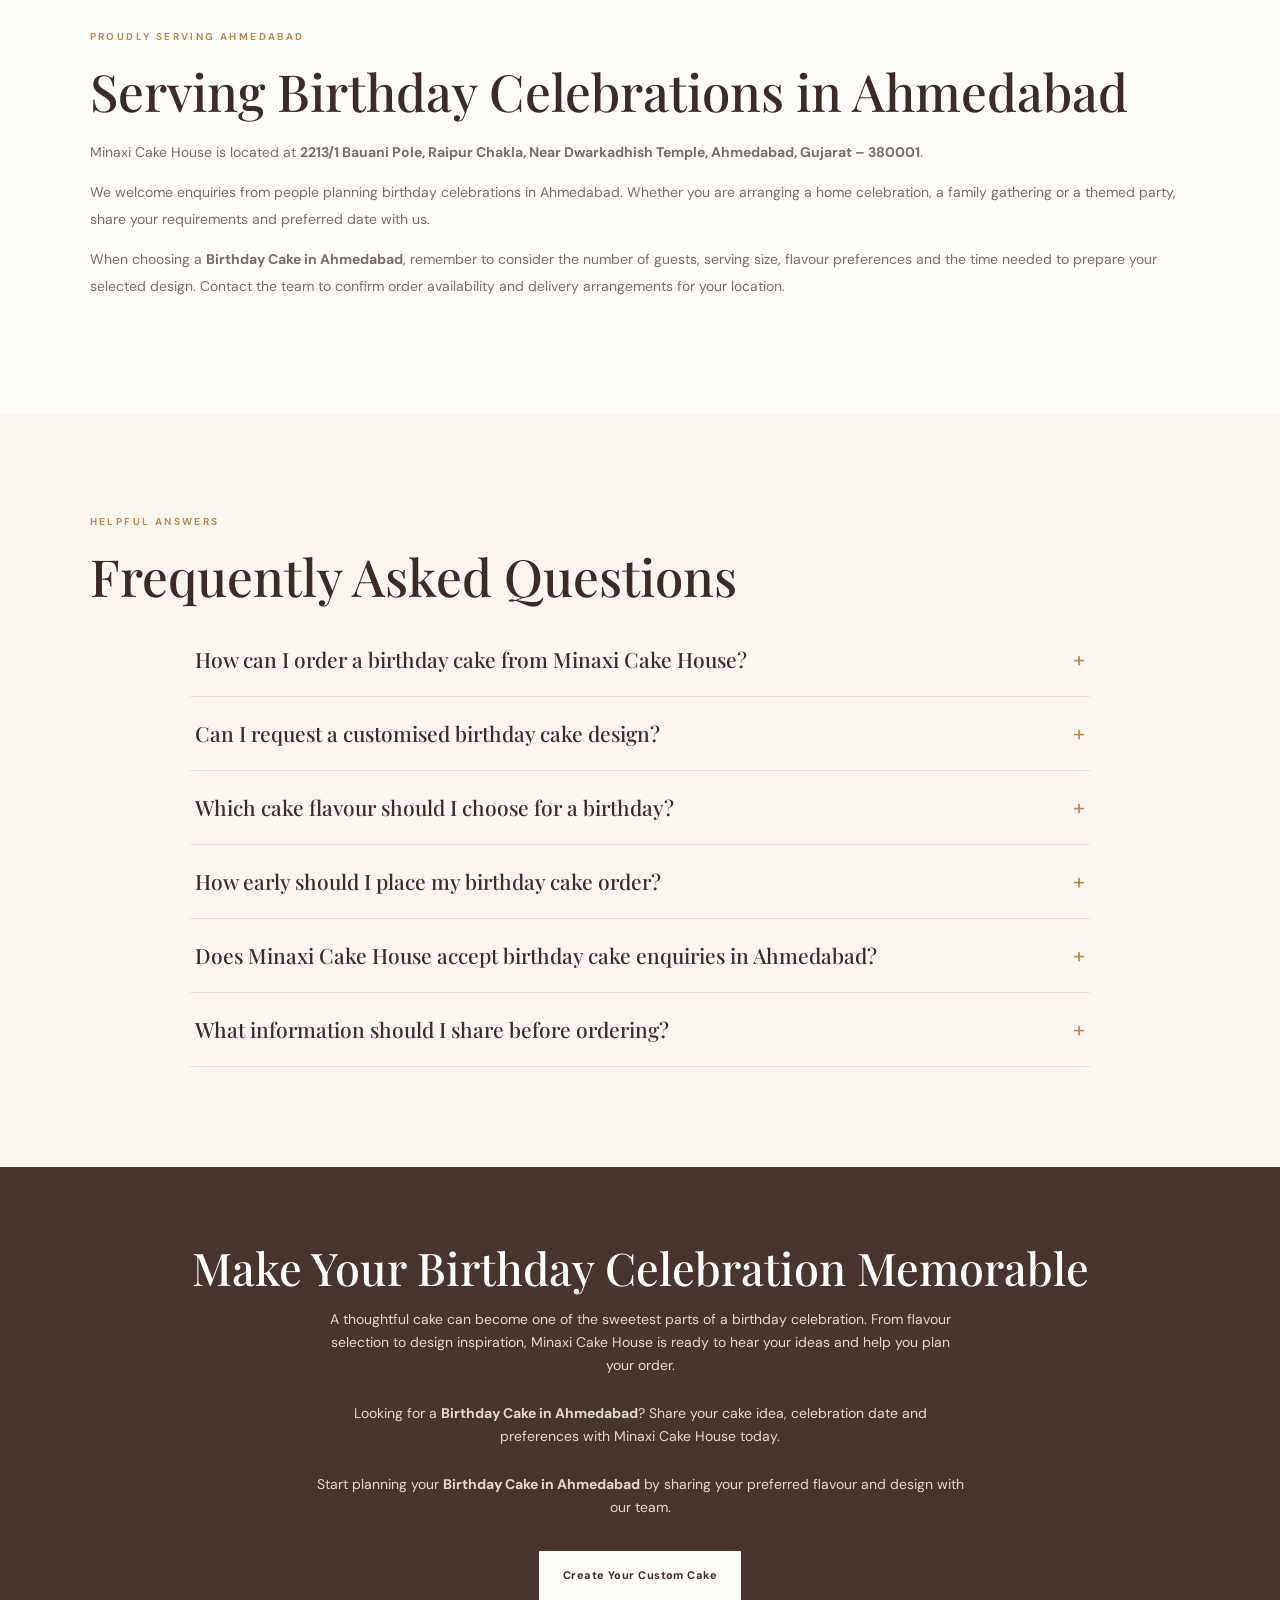
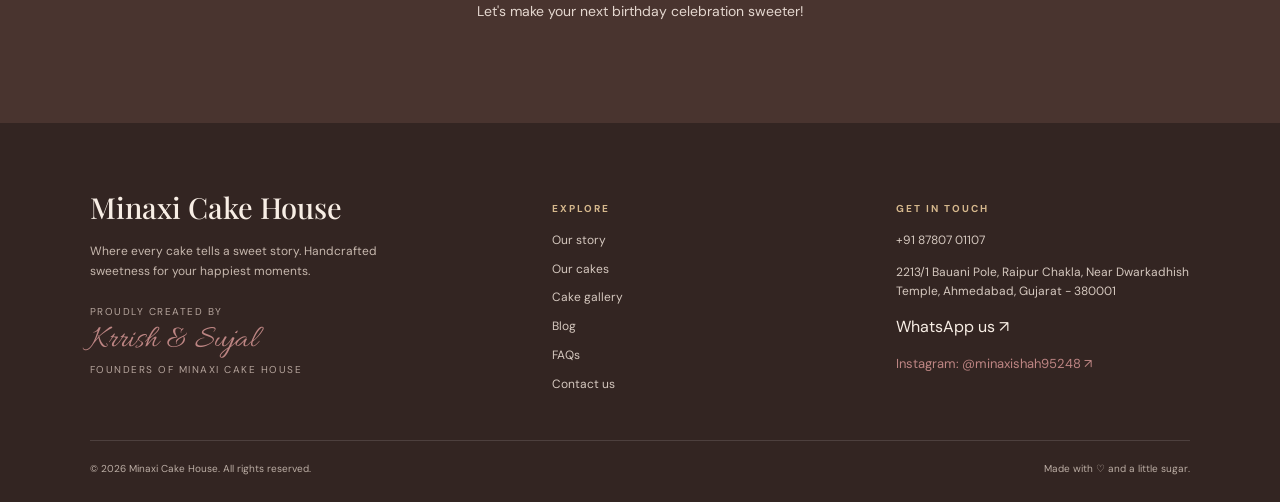
<file: birthday-cake-ahmedabad.html>
<!doctype html>
<html lang="en-IN">
<head>
  <meta charset="utf-8">
  <meta name="viewport" content="width=device-width,initial-scale=1">
  <meta name="description" content="Looking for a birthday cake in Ahmedabad? Explore celebration cake designs and discuss your preferred flavour, size and personalised details with Minaxi Cake House.">
  <link rel="canonical" href="https://minaxi-cake-house.vercel.app/birthday-cake-ahmedabad.html">
  <link rel="icon" type="image/png" href="./minaxi-favicon-small.png">
  <title>Birthday Cake in Ahmedabad | Minaxi Cake House</title>
  <link rel="preconnect" href="https://fonts.googleapis.com">
  <link rel="preconnect" href="https://fonts.gstatic.com" crossorigin>
  <link href="https://fonts.googleapis.com/css2?family=DM+Sans:wght@400;500;600;700&family=Playfair+Display:wght@500;600;700&display=swap" rel="stylesheet">
  <link rel="stylesheet" href="./style.css">
  <link rel="stylesheet" href="./seo-landing.css">
  <script type="application/ld+json">
    {
      "@context": "https://schema.org",
      "@graph": [
        {
          "@type": "Bakery",
          "@id": "https://minaxi-cake-house.vercel.app/#business",
          "name": "Minaxi Cake House",
          "url": "https://minaxi-cake-house.vercel.app/",
          "telephone": "+918780701107",
          "address": {
            "@type": "PostalAddress",
            "streetAddress": "2213/1 Bauani Pole, Raipur Chakla, Near Dwarkadhish Temple",
            "addressLocality": "Ahmedabad",
            "addressRegion": "Gujarat",
            "postalCode": "380001",
            "addressCountry": "IN"
          }
        },
        {
          "@type": "WebPage",
          "@id": "https://minaxi-cake-house.vercel.app/birthday-cake-ahmedabad.html#webpage",
          "url": "https://minaxi-cake-house.vercel.app/birthday-cake-ahmedabad.html",
          "name": "Birthday Cake in Ahmedabad | Minaxi Cake House",
          "description": "Explore birthday cake designs, flavour options and personalised cake enquiries with Minaxi Cake House in Ahmedabad.",
          "isPartOf": {
            "@id": "https://minaxi-cake-house.vercel.app/#website"
          },
          "about": {
            "@id": "https://minaxi-cake-house.vercel.app/#business"
          },
          "mainEntity": {
            "@id": "https://minaxi-cake-house.vercel.app/birthday-cake-ahmedabad.html#service"
          },
          "breadcrumb": {
            "@id": "https://minaxi-cake-house.vercel.app/birthday-cake-ahmedabad.html#breadcrumb"
          }
        },
        {
          "@type": "WebSite",
          "@id": "https://minaxi-cake-house.vercel.app/#website",
          "url": "https://minaxi-cake-house.vercel.app/",
          "name": "Minaxi Cake House",
          "publisher": {
            "@id": "https://minaxi-cake-house.vercel.app/#business"
          }
        },
        {
          "@type": "Service",
          "@id": "https://minaxi-cake-house.vercel.app/birthday-cake-ahmedabad.html#service",
          "name": "Birthday Cake Enquiries",
          "serviceType": "Birthday cake selection and personalised cake enquiries",
          "provider": {
            "@id": "https://minaxi-cake-house.vercel.app/#business"
          },
          "areaServed": {
            "@type": "City",
            "name": "Ahmedabad"
          },
          "url": "https://minaxi-cake-house.vercel.app/birthday-cake-ahmedabad.html"
        },
        {
          "@type": "FAQPage",
          "@id": "https://minaxi-cake-house.vercel.app/birthday-cake-ahmedabad.html#faq",
          "mainEntity": [
            {
              "@type": "Question",
              "name": "How can I order a birthday cake from Minaxi Cake House?",
              "acceptedAnswer": {
                "@type": "Answer",
                "text": "Visit the custom orders page and share your celebration date, preferred flavour, cake size and design idea. Your enquiry will open on WhatsApp so you can review and send your requirements."
              }
            },
            {
              "@type": "Question",
              "name": "Can I request a customised birthday cake design?",
              "acceptedAnswer": {
                "@type": "Answer",
                "text": "You can share your theme, preferred colours, name, age, message or an inspiration picture. The team can discuss the design and availability with you."
              }
            },
            {
              "@type": "Question",
              "name": "Which cake flavour should I choose for a birthday?",
              "acceptedAnswer": {
                "@type": "Answer",
                "text": "Chocolate and fresh cream are common choices, but the best flavour depends on the person's preference. Share your preferred flavour when making your enquiry."
              }
            },
            {
              "@type": "Question",
              "name": "How early should I place my birthday cake order?",
              "acceptedAnswer": {
                "@type": "Answer",
                "text": "It is best to enquire in advance, particularly for personalised or detailed designs. Contact the team with your celebration date to confirm preparation time and availability."
              }
            },
            {
              "@type": "Question",
              "name": "Does Minaxi Cake House accept birthday cake enquiries in Ahmedabad?",
              "acceptedAnswer": {
                "@type": "Answer",
                "text": "Minaxi Cake House is based in Raipur Chakla, Ahmedabad. Contact the team to discuss your cake requirements and confirm arrangements for your area."
              }
            },
            {
              "@type": "Question",
              "name": "What information should I share before ordering?",
              "acceptedAnswer": {
                "@type": "Answer",
                "text": "Share the occasion date, number of people, preferred flavour, approximate cake size, design inspiration and budget. These details help the team understand your requirements."
              }
            }
          ]
        },
        {
          "@type": "BreadcrumbList",
          "@id": "https://minaxi-cake-house.vercel.app/birthday-cake-ahmedabad.html#breadcrumb",
          "itemListElement": [
            {
              "@type": "ListItem",
              "position": 1,
              "name": "Home",
              "item": "https://minaxi-cake-house.vercel.app/"
            },
            {
              "@type": "ListItem",
              "position": 2,
              "name": "Our Cakes",
              "item": "https://minaxi-cake-house.vercel.app/cakes.html"
            },
            {
              "@type": "ListItem",
              "position": 3,
              "name": "Birthday Cake in Ahmedabad",
              "item": "https://minaxi-cake-house.vercel.app/birthday-cake-ahmedabad.html"
            }
          ]
        }
      ]
    }
  </script>
</head>
<body>
  <div id="site-header"></div>
  <main>
    <section class="local-hero">
      <div class="local-hero-copy">
        <span class="eyebrow">BIRTHDAY CELEBRATIONS IN AHMEDABAD</span>
        <h1>Birthday Cake in Ahmedabad</h1>
        <p><strong>Make Every Birthday a Little Sweeter with Minaxi Cake House</strong></p>
        <p>A birthday is more than just a date. It is a celebration of happiness, family, friendship and beautiful memories. At Minaxi Cake House, we create thoughtfully prepared cakes that add a special touch to your celebrations. Whether you are planning a small family gathering, a surprise party or a big birthday event, find a cake that makes the moment memorable.</p>
        <p>If you are searching for <strong>Birthday Cake in Ahmedabad</strong>, explore our cake collection and share your preferred flavour, size and design with Minaxi Cake House. We are here to help you choose a cake that suits your celebration.</p>
        <p><strong>Make your birthday celebration special. Get in touch with Minaxi Cake House to discuss your cake idea.</strong></p>
        <a class="btn btn-dark" href="cakes.html">Explore Our Cakes</a>
      </div>
      <img class="local-hero-image" src="./birthday.jpg" alt="Birthday celebration cake by Minaxi Cake House in Ahmedabad" fetchpriority="high">
    </section>

    <section class="section local-collection">
      <div class="section-kicker">A CAKE FOR THEIR MOMENT</div>
      <h2 class="local-section-heading">Find the Perfect Birthday Cake for Your Celebration</h2>
      <p class="local-section-copy">Every birthday has its own story, and the cake should feel just as special. From elegant designs to colourful celebration cakes, the right choice depends on the person's taste, age, theme and the number of guests.</p>
      <p class="local-section-copy">At Minaxi Cake House, you can discuss your preferred cake style and share your ideas before placing an order. If you are looking for a <strong>Birthday Cake in Ahmedabad</strong>, choose a design that reflects the personality of the person you are celebrating.</p>
      <div class="local-benefits">
        <article class="local-benefit">
          <h3>Chocolate Birthday Cakes</h3>
          <p>Chocolate cakes are a popular choice for people who enjoy rich and delicious flavours. They can be a lovely option for children, adults and family celebrations. You can discuss your preferred chocolate style and design while placing your enquiry.</p>
          <p>For a celebration with a classic flavour, a <strong>Birthday Cake in Ahmedabad</strong> can be planned around your favourite chocolate style.</p>
        </article>
        <article class="local-benefit">
          <h3>Fresh Cream Birthday Cakes</h3>
          <p>Fresh cream cakes offer a soft, light and classic option for birthday celebrations. They work beautifully for simple family parties and elegant birthday setups.</p>
        </article>
        <article class="local-benefit">
          <h3>Designer and Theme Cakes</h3>
          <p>Planning a themed birthday party? A designer cake can bring the celebration theme to life. Share your preferred colours, character inspiration or reference picture so the design can be discussed before ordering.</p>
        </article>
        <article class="local-benefit">
          <h3>Personalised Birthday Cakes</h3>
          <p>A personalised cake can make someone feel extra special. You can discuss names, age numbers, messages, colours and other design details to create a cake that feels meaningful to the person celebrating.</p>
          <p>A thoughtfully designed <strong>Birthday Cake in Ahmedabad</strong> can make the birthday person feel truly celebrated.</p>
        </article>
      </div>
    </section>

    <section class="section">
      <div class="section-kicker">THOUGHTFUL DETAILS, SWEET MOMENTS</div>
      <h2 class="local-section-heading">What Makes Minaxi Cake House a Sweet Choice?</h2>
      <p class="local-section-copy">Choosing a cake is not only about its appearance. The flavour, design, occasion and ordering experience all matter.</p>
      <p class="local-section-copy">Here is what you can discuss with Minaxi Cake House:</p>
      <ul class="local-section-copy">
        <li><strong>Made for your occasion:</strong> Share whether the cake is for a child's birthday, an adult's celebration or a surprise party.</li>
        <li><strong>Design preferences:</strong> Explain your theme, colour combination and decoration ideas.</li>
        <li><strong>Flavour selection:</strong> Tell us which flavours you prefer so we can discuss suitable options.</li>
        <li><strong>Personalised details:</strong> Share the name, age or birthday message you would like on the cake.</li>
        <li><strong>Order assistance:</strong> Provide your celebration date and requirements so the team can guide you through the enquiry.</li>
      </ul>
      <p class="local-section-copy">If you want a <strong>Birthday Cake in Ahmedabad</strong> that matches your celebration idea, sharing your requirements in advance makes the process easier.</p>
    </section>

    <section class="section local-service">
      <div class="section-kicker">FROM IDEA TO CELEBRATION</div>
      <h2 class="local-section-heading">How to Order Your Birthday Cake</h2>
      <p class="local-section-copy">Ordering a cake becomes simple when you have your celebration details ready.</p>
      <div class="local-steps">
        <article class="local-step"><h3>1. Choose your cake idea</h3><p>Decide the flavour, approximate size and design.</p></article>
        <article class="local-step"><h3>2. Share your requirements</h3><p>Tell us the celebration date, preferred design and number of guests.</p></article>
        <article class="local-step"><h3>3. Discuss the details</h3><p>Connect with Minaxi Cake House to discuss availability, pricing and order requirements.</p></article>
        <article class="local-step"><h3>4. Confirm your order</h3><p>Finalise the details and payment terms with the team.</p></article>
        <article class="local-step"><h3>5. Plan your celebration</h3><p>Keep your cake arrangement ready for the special day.</p></article>
      </div>
      <p class="local-section-copy">For a personalised <strong>Birthday Cake in Ahmedabad</strong>, we recommend contacting the team in advance, especially when you have a specific theme or design in mind.</p>
    </section>

    <section class="section">
      <div class="section-kicker">PROUDLY SERVING AHMEDABAD</div>
      <h2 class="local-section-heading">Serving Birthday Celebrations in Ahmedabad</h2>
      <p class="local-section-copy">Minaxi Cake House is located at <strong>2213/1 Bauani Pole, Raipur Chakla, Near Dwarkadhish Temple, Ahmedabad, Gujarat – 380001</strong>.</p>
      <p class="local-section-copy">We welcome enquiries from people planning birthday celebrations in Ahmedabad. Whether you are arranging a home celebration, a family gathering or a themed party, share your requirements and preferred date with us.</p>
      <p class="local-section-copy">When choosing a <strong>Birthday Cake in Ahmedabad</strong>, remember to consider the number of guests, serving size, flavour preferences and the time needed to prepare your selected design. Contact the team to confirm order availability and delivery arrangements for your location.</p>
    </section>

    <section class="section local-service">
      <div class="section-kicker">HELPFUL ANSWERS</div>
      <h2 class="local-section-heading">Frequently Asked Questions</h2>
      <div class="faq-list local-faq">
        <details>
          <summary>How can I order a birthday cake from Minaxi Cake House?</summary>
          <p>Visit the custom orders page and share your celebration date, preferred flavour, cake size and design idea. Your enquiry will open on WhatsApp so you can review and send your requirements.</p>
        </details>
        <details>
          <summary>Can I request a customised birthday cake design?</summary>
          <p>You can share your theme, preferred colours, name, age, message or an inspiration picture. The team can discuss the design and availability with you.</p>
        </details>
        <details>
          <summary>Which cake flavour should I choose for a birthday?</summary>
          <p>Chocolate and fresh cream are common choices, but the best flavour depends on the person's preference. Share your preferred flavour when making your enquiry.</p>
        </details>
        <details>
          <summary>How early should I place my birthday cake order?</summary>
          <p>It is best to enquire in advance, particularly for personalised or detailed designs. Contact the team with your celebration date to confirm preparation time and availability.</p>
        </details>
        <details>
          <summary>Does Minaxi Cake House accept birthday cake enquiries in Ahmedabad?</summary>
          <p>Minaxi Cake House is based in Raipur Chakla, Ahmedabad. Contact the team to discuss your cake requirements and confirm arrangements for your area.</p>
        </details>
        <details>
          <summary>What information should I share before ordering?</summary>
          <p>Share the occasion date, number of people, preferred flavour, approximate cake size, design inspiration and budget. These details help the team understand your requirements.</p>
        </details>
      </div>
    </section>

    <section class="local-cta">
      <h2>Make Your Birthday Celebration Memorable</h2>
      <p>A thoughtful cake can become one of the sweetest parts of a birthday celebration. From flavour selection to design inspiration, Minaxi Cake House is ready to hear your ideas and help you plan your order.</p>
      <p>Looking for a <strong>Birthday Cake in Ahmedabad</strong>? Share your cake idea, celebration date and preferences with Minaxi Cake House today.</p>
      <p>Start planning your <strong>Birthday Cake in Ahmedabad</strong> by sharing your preferred flavour and design with our team.</p>
      <div class="actions" style="justify-content:center">
        <a class="btn btn-light" href="custom-orders.html">Create Your Custom Cake</a>
      </div>
      <p>Let's make your next birthday celebration sweeter!</p>
    </section>
  </main>
  <div id="site-footer"></div>
  <script src="./site.js"></script>
</body>
</html>
</file>
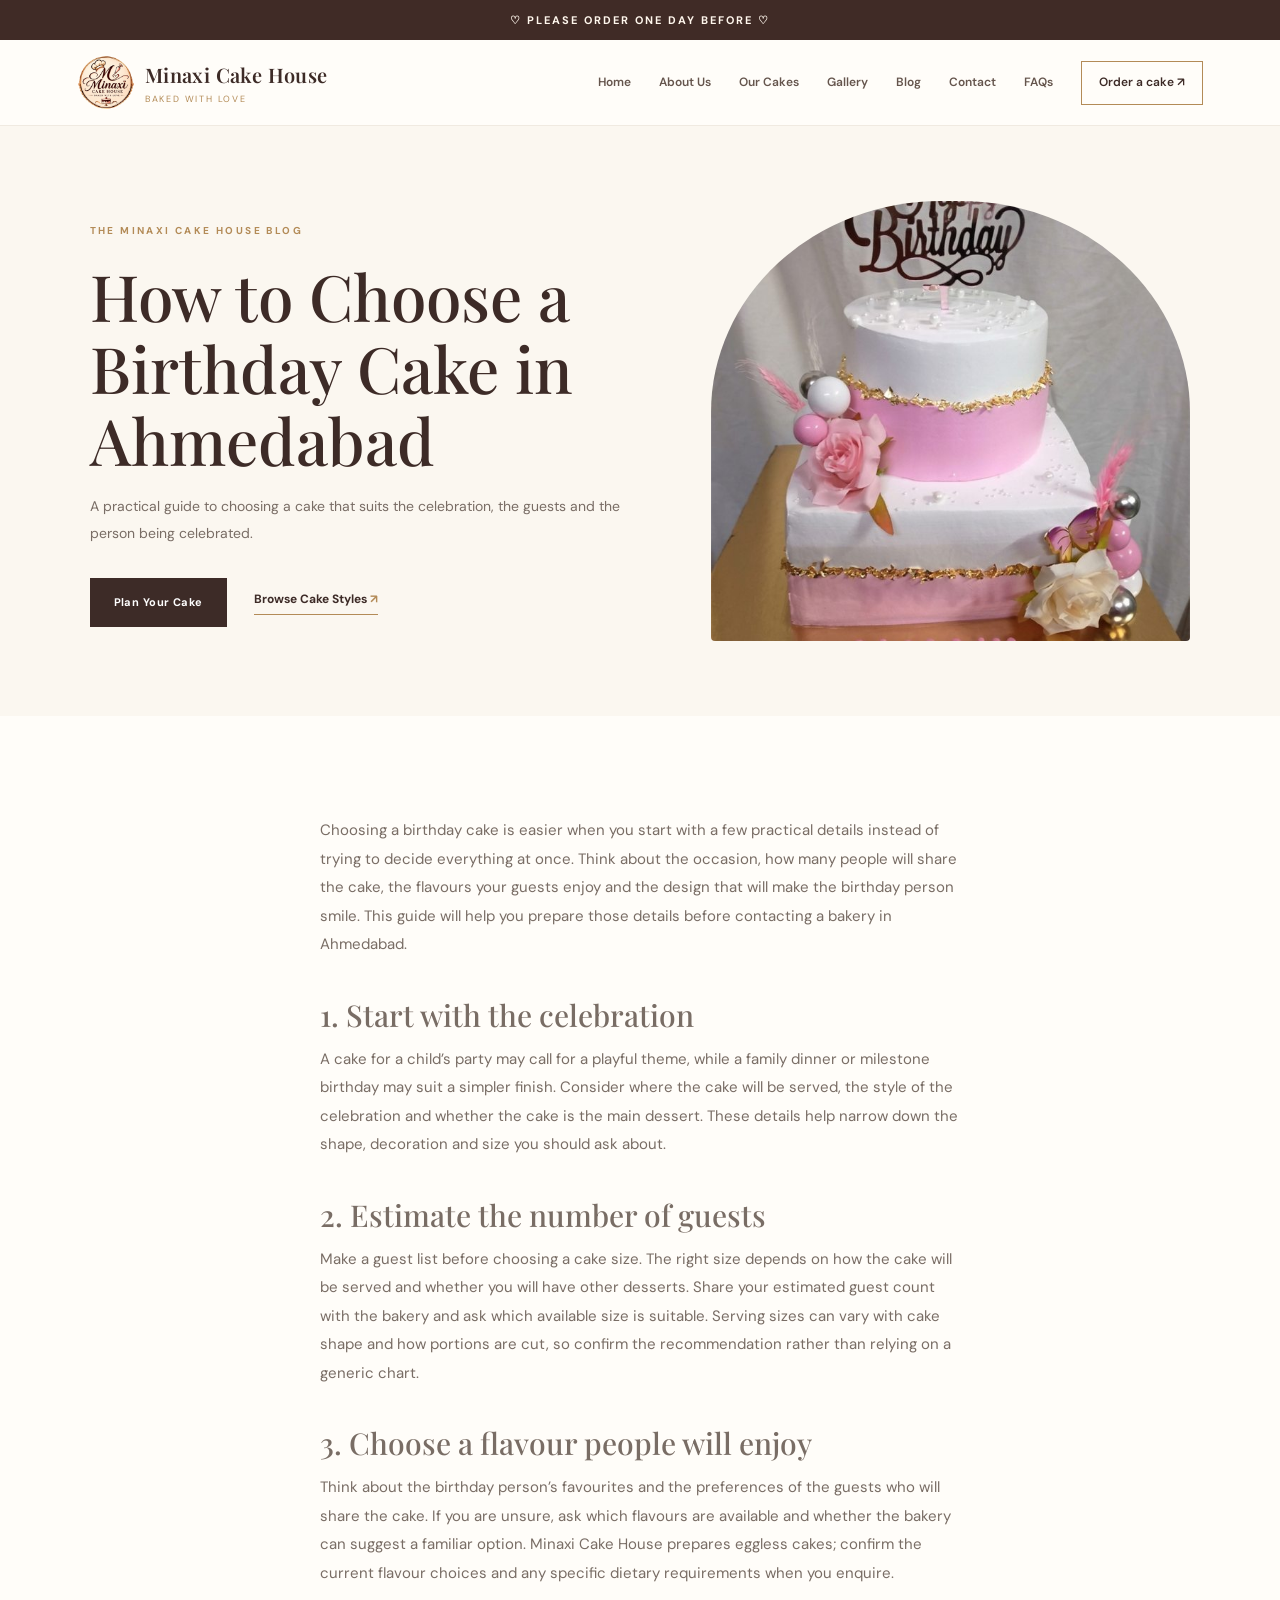
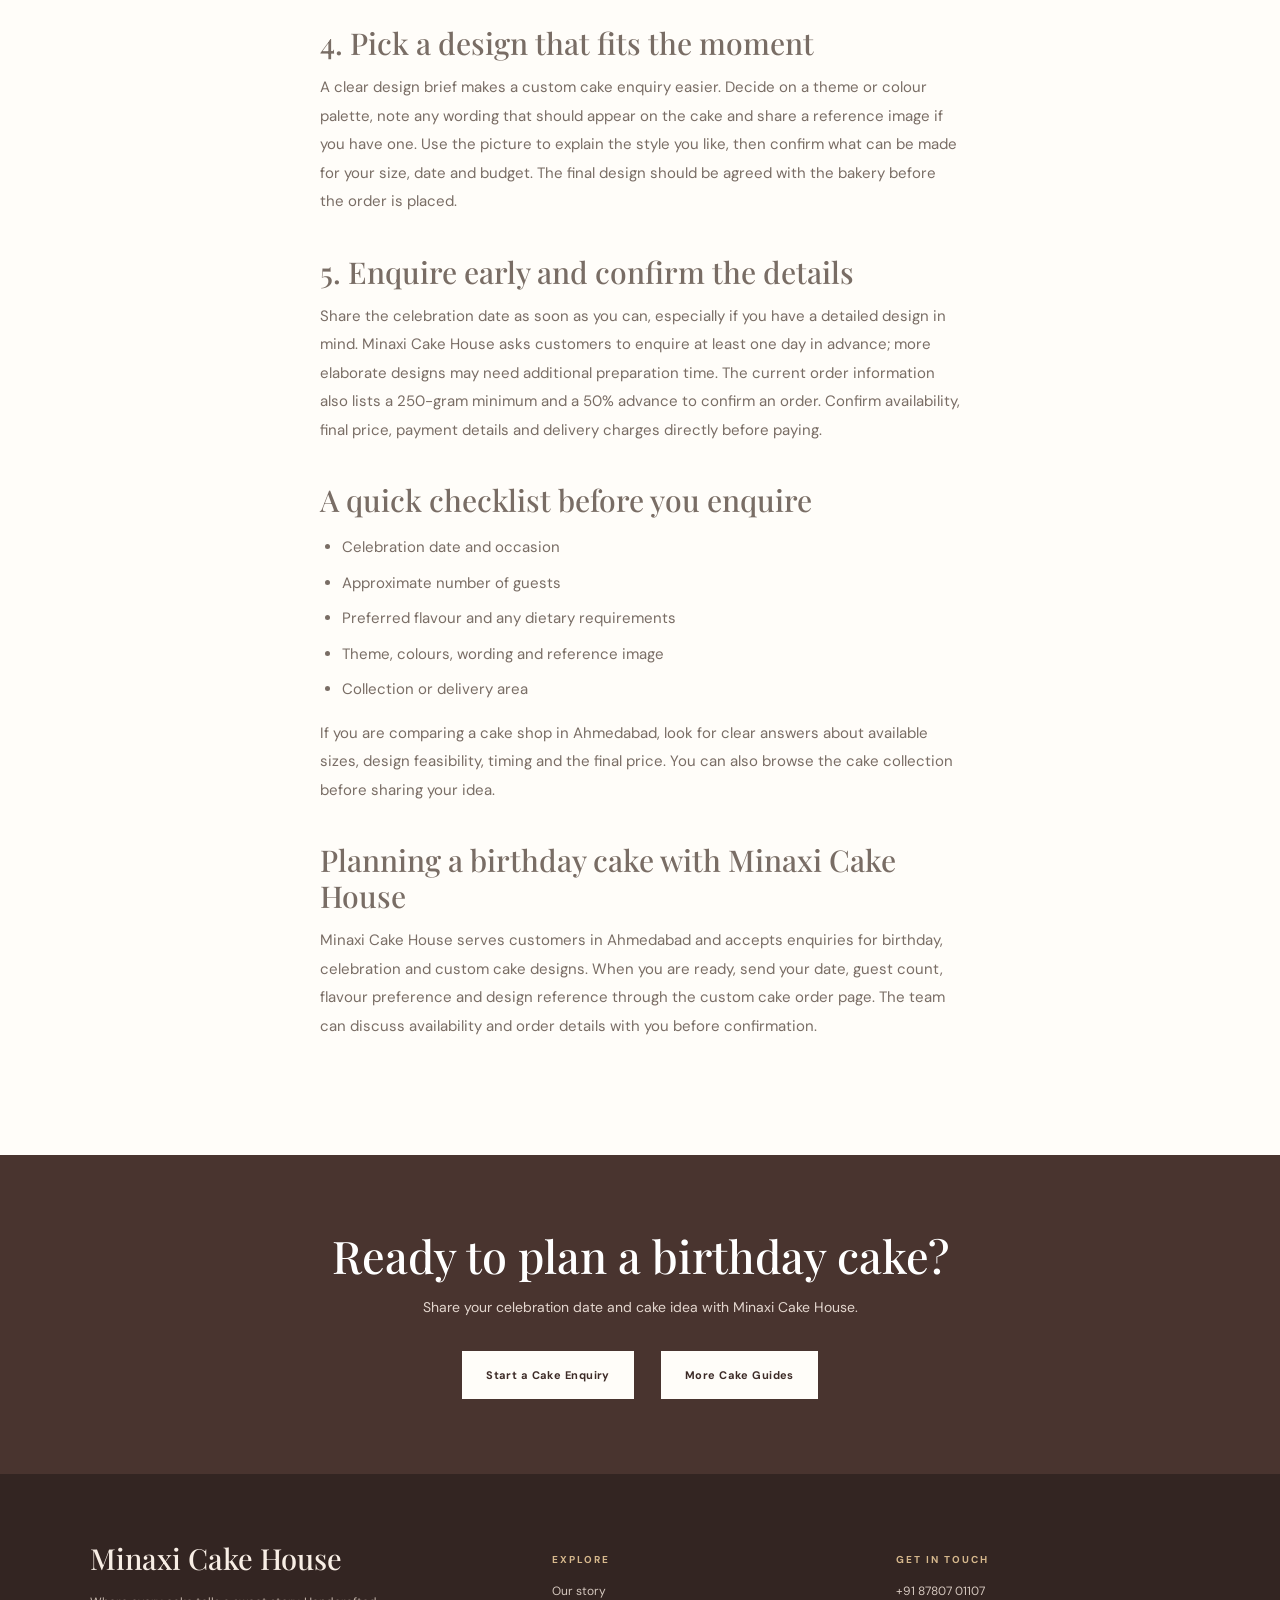
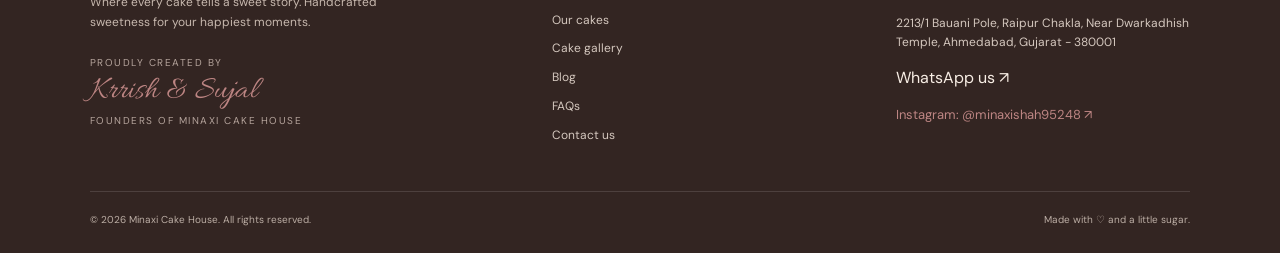
<file: birthday-cake-guide-ahmedabad-blog.html>
<!doctype html>
<html lang="en-IN">
<head>
  <meta charset="utf-8">
  <meta name="viewport" content="width=device-width,initial-scale=1">
  <meta name="description" content="Choosing a birthday cake in Ahmedabad? Use this practical guide to plan the size, flavour, design and order timing for your celebration.">
  <link rel="canonical" href="https://minaxi-cake-house.vercel.app/birthday-cake-guide-ahmedabad-blog.html">
  <link rel="icon" type="image/png" href="./minaxi-favicon-small.png">
  <title>How to Choose a Birthday Cake in Ahmedabad | Minaxi Cake House</title>
  <link rel="preconnect" href="https://fonts.googleapis.com">
  <link rel="preconnect" href="https://fonts.gstatic.com" crossorigin>
  <link href="https://fonts.googleapis.com/css2?family=DM+Sans:wght@400;500;600;700&family=Playfair+Display:wght@500;600;700&display=swap" rel="stylesheet">
  <link rel="stylesheet" href="./style.css">
  <link rel="stylesheet" href="./seo-landing.css">
  <script type="application/ld+json">
    {
      "@context": "https://schema.org",
      "@graph": [
        {
          "@type": "BlogPosting",
          "@id": "https://minaxi-cake-house.vercel.app/birthday-cake-guide-ahmedabad-blog.html#article",
          "mainEntityOfPage": {
            "@type": "WebPage",
            "@id": "https://minaxi-cake-house.vercel.app/birthday-cake-guide-ahmedabad-blog.html"
          },
          "headline": "How to Choose a Birthday Cake in Ahmedabad: A Practical Guide",
          "description": "A practical guide to choosing a birthday cake by occasion, guest count, flavour, design and order timing.",
          "image": "https://minaxi-cake-house.vercel.app/birthday.jpg",
          "inLanguage": "en-IN",
          "author": {
            "@type": "Organization",
            "name": "Minaxi Cake House",
            "url": "https://minaxi-cake-house.vercel.app/"
          },
          "publisher": {
            "@id": "https://minaxi-cake-house.vercel.app/#business"
          }
        },
        {
          "@type": "Bakery",
          "@id": "https://minaxi-cake-house.vercel.app/#business",
          "name": "Minaxi Cake House",
          "url": "https://minaxi-cake-house.vercel.app/",
          "telephone": "+918780701107",
          "address": {
            "@type": "PostalAddress",
            "streetAddress": "2213/1 Bauani Pole, Raipur Chakla, Near Dwarkadhish Temple",
            "addressLocality": "Ahmedabad",
            "addressRegion": "Gujarat",
            "postalCode": "380001",
            "addressCountry": "IN"
          }
        },
        {
          "@type": "BreadcrumbList",
          "@id": "https://minaxi-cake-house.vercel.app/birthday-cake-guide-ahmedabad-blog.html#breadcrumb",
          "itemListElement": [
            {
              "@type": "ListItem",
              "position": 1,
              "name": "Home",
              "item": "https://minaxi-cake-house.vercel.app/"
            },
            {
              "@type": "ListItem",
              "position": 2,
              "name": "Blog",
              "item": "https://minaxi-cake-house.vercel.app/blog.html"
            },
            {
              "@type": "ListItem",
              "position": 3,
              "name": "How to Choose a Birthday Cake in Ahmedabad",
              "item": "https://minaxi-cake-house.vercel.app/birthday-cake-guide-ahmedabad-blog.html"
            }
          ]
        }
      ]
    }
  </script>
</head>
<body>
  <div id="site-header"></div>
  <main>
    <section class="local-hero">
      <div class="local-hero-copy">
        <span class="eyebrow">THE MINAXI CAKE HOUSE BLOG</span>
        <h1>How to Choose a Birthday Cake in Ahmedabad</h1>
        <p>A practical guide to choosing a cake that suits the celebration, the guests and the person being celebrated.</p>
        <div class="actions">
          <a class="btn btn-dark" href="custom-orders.html">Plan Your Cake</a>
          <a class="text-link" href="cakes.html">Browse Cake Styles <span>↗</span></a>
        </div>
      </div>
      <img class="local-hero-image" src="./birthday.jpg" alt="Decorated birthday cake for a celebration" fetchpriority="high">
    </section>

    <article class="section local-blog-copy" id="guide">
      <p>Choosing a birthday cake is easier when you start with a few practical details instead of trying to decide everything at once. Think about the occasion, how many people will share the cake, the flavours your guests enjoy and the design that will make the birthday person smile. This guide will help you prepare those details before contacting a bakery in Ahmedabad.</p>

      <h2>1. Start with the celebration</h2>
      <p>A cake for a child’s party may call for a playful theme, while a family dinner or milestone birthday may suit a simpler finish. Consider where the cake will be served, the style of the celebration and whether the cake is the main dessert. These details help narrow down the shape, decoration and size you should ask about.</p>

      <h2>2. Estimate the number of guests</h2>
      <p>Make a guest list before choosing a cake size. The right size depends on how the cake will be served and whether you will have other desserts. Share your estimated guest count with the bakery and ask which available size is suitable. Serving sizes can vary with cake shape and how portions are cut, so confirm the recommendation rather than relying on a generic chart.</p>

      <h2>3. Choose a flavour people will enjoy</h2>
      <p>Think about the birthday person’s favourites and the preferences of the guests who will share the cake. If you are unsure, ask which flavours are available and whether the bakery can suggest a familiar option. Minaxi Cake House prepares eggless cakes; confirm the current flavour choices and any specific dietary requirements when you enquire.</p>

      <h2>4. Pick a design that fits the moment</h2>
      <p>A clear design brief makes a custom cake enquiry easier. Decide on a theme or colour palette, note any wording that should appear on the cake and share a reference image if you have one. Use the picture to explain the style you like, then confirm what can be made for your size, date and budget. The final design should be agreed with the bakery before the order is placed.</p>

      <h2>5. Enquire early and confirm the details</h2>
      <p>Share the celebration date as soon as you can, especially if you have a detailed design in mind. Minaxi Cake House asks customers to enquire at least one day in advance; more elaborate designs may need additional preparation time. The current order information also lists a 250-gram minimum and a 50% advance to confirm an order. Confirm availability, final price, payment details and delivery charges directly before paying.</p>

      <h2>A quick checklist before you enquire</h2>
      <ul>
        <li>Celebration date and occasion</li>
        <li>Approximate number of guests</li>
        <li>Preferred flavour and any dietary requirements</li>
        <li>Theme, colours, wording and reference image</li>
        <li>Collection or delivery area</li>
      </ul>
      <p>If you are comparing a <a href="cake-shop-ahmedabad.html">cake shop in Ahmedabad</a>, look for clear answers about available sizes, design feasibility, timing and the final price. You can also <a href="cakes.html">browse the cake collection</a> before sharing your idea.</p>

      <h2>Planning a birthday cake with Minaxi Cake House</h2>
      <p>Minaxi Cake House serves customers in Ahmedabad and accepts enquiries for birthday, celebration and custom cake designs. When you are ready, send your date, guest count, flavour preference and design reference through the <a href="custom-orders.html">custom cake order page</a>. The team can discuss availability and order details with you before confirmation.</p>
    </article>

    <section class="local-cta">
      <h2>Ready to plan a birthday cake?</h2>
      <p>Share your celebration date and cake idea with Minaxi Cake House.</p>
      <div class="actions" style="justify-content:center">
        <a class="btn btn-light" href="custom-orders.html">Start a Cake Enquiry</a>
        <a class="btn btn-light" href="blog.html">More Cake Guides</a>
      </div>
    </section>
  </main>
  <div id="site-footer"></div>
  <script src="./site.js"></script>
</body>
</html>
</file>
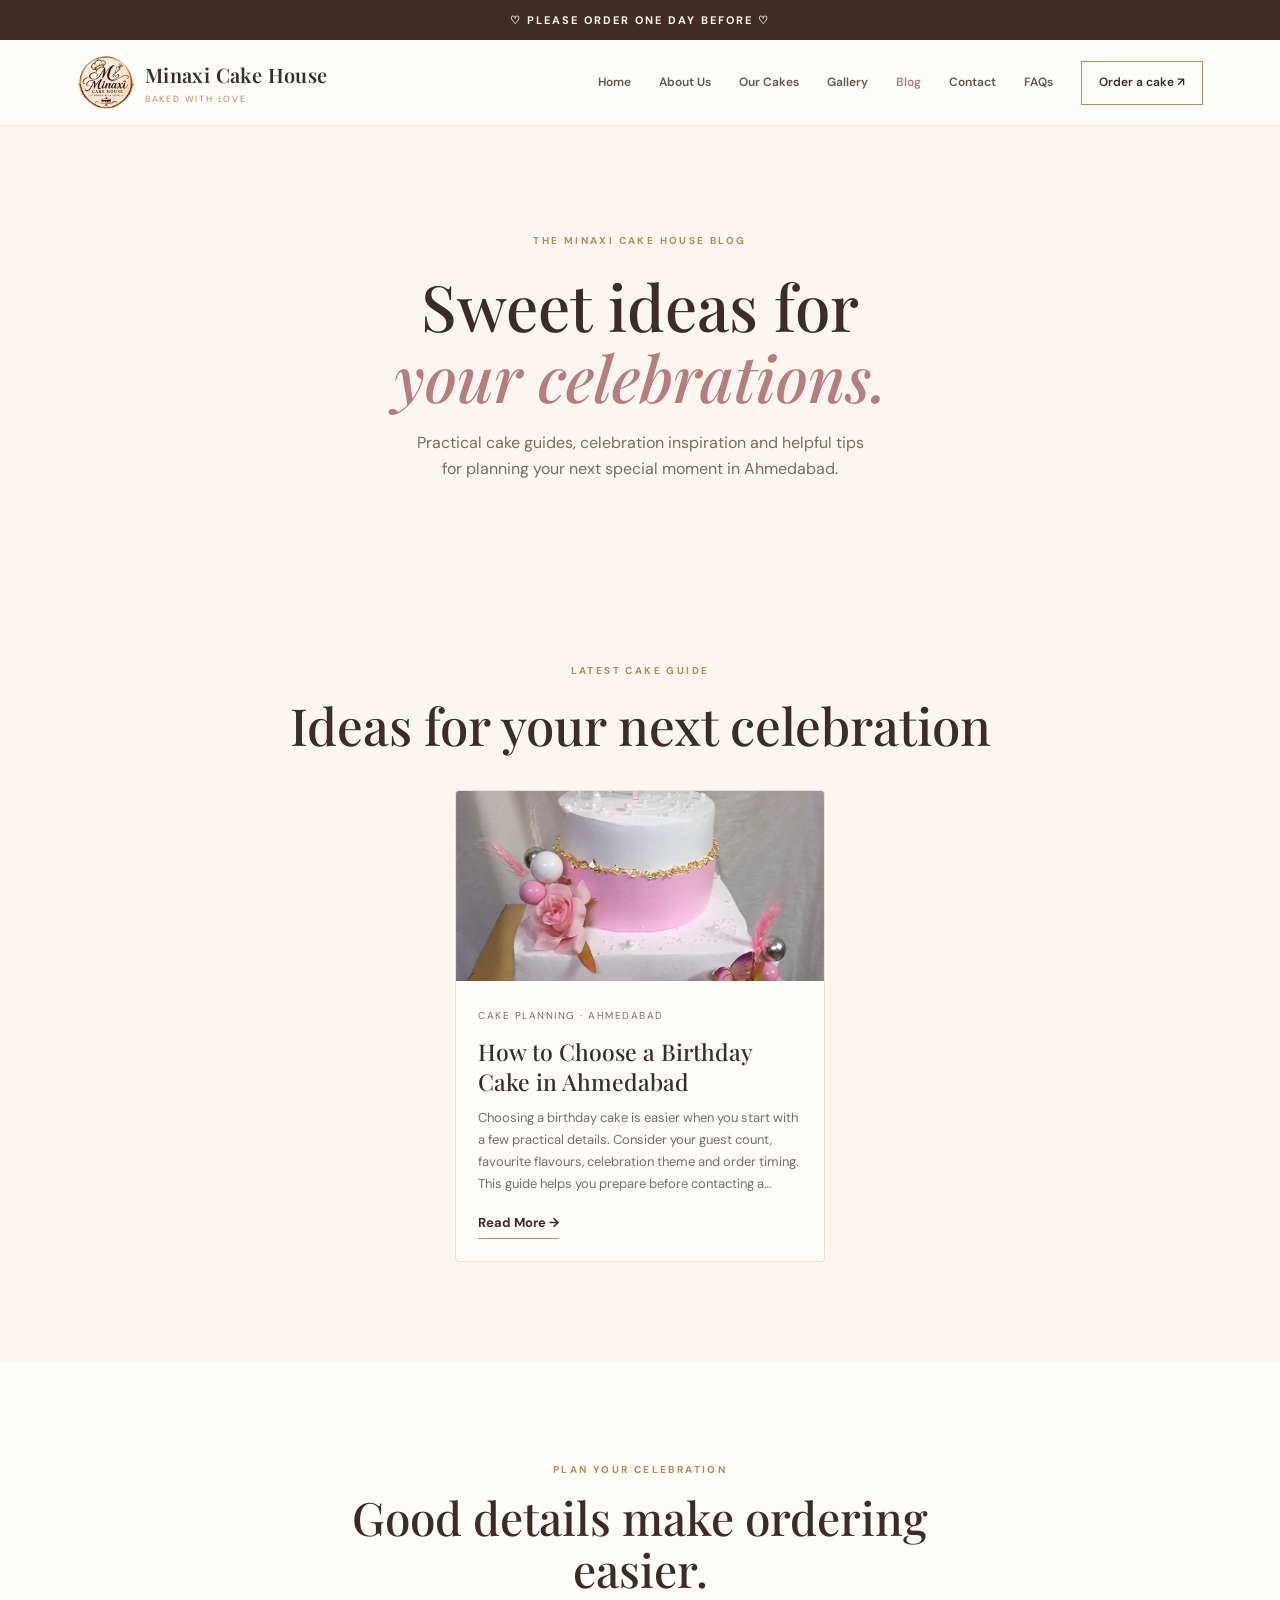
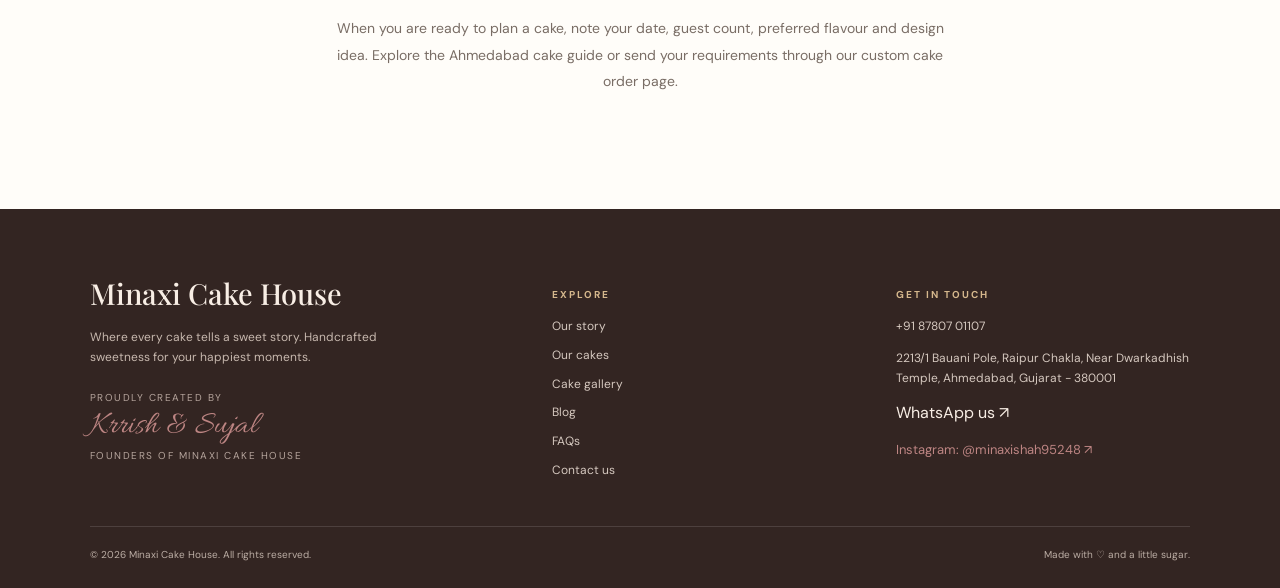
<file: blog.html>
<!doctype html>
<html lang="en-IN">
<head>
  <meta charset="utf-8">
  <meta name="viewport" content="width=device-width,initial-scale=1">
  <meta name="description" content="Read practical cake guides and celebration planning tips from Minaxi Cake House in Ahmedabad, including how to choose a birthday cake.">
  <link rel="canonical" href="https://minaxi-cake-house.vercel.app/blog.html">
  <link rel="icon" type="image/png" href="./minaxi-favicon-small.png">
  <title>Cake Guides and Celebration Ideas | Minaxi Cake House</title>
  <link rel="preconnect" href="https://fonts.googleapis.com">
  <link rel="preconnect" href="https://fonts.gstatic.com" crossorigin>
  <link href="https://fonts.googleapis.com/css2?family=DM+Sans:wght@400;500;600;700&family=Playfair+Display:wght@500;600;700&display=swap" rel="stylesheet">
  <link rel="stylesheet" href="./style.css">
  <link rel="stylesheet" href="./seo-landing.css">
</head>
<body>
  <div id="site-header"></div>
  <main>
    <section class="page-hero">
      <span class="eyebrow">THE MINAXI CAKE HOUSE BLOG</span>
      <h1>Sweet ideas for<br><em>your celebrations.</em></h1>
      <p>Practical cake guides, celebration inspiration and helpful tips for planning your next special moment in Ahmedabad.</p>
    </section>

    <section class="section blog-listing">
      <div class="section-head">
        <div>
          <div class="section-kicker">LATEST CAKE GUIDE</div>
          <h2 class="local-section-heading">Ideas for your next celebration</h2>
        </div>
      </div>
      <div class="blog-grid">
        <article class="blog-preview">
          <a class="blog-preview-image" href="birthday-cake-guide-ahmedabad-blog.html" aria-label="Read How to Choose a Birthday Cake in Ahmedabad">
            <img src="./birthday.jpg" alt="Decorated birthday cake for a celebration" loading="lazy" decoding="async">
          </a>
          <div class="blog-preview-content">
            <span class="blog-preview-kicker">CAKE PLANNING · AHMEDABAD</span>
            <h3><a href="birthday-cake-guide-ahmedabad-blog.html">How to Choose a Birthday Cake in Ahmedabad</a></h3>
            <p class="blog-preview-summary">Choosing a birthday cake is easier when you start with a few practical details. Consider your guest count, favourite flavours, celebration theme and order timing. This guide helps you prepare before contacting a bakery.</p>
            <a class="under-link blog-read-more" href="birthday-cake-guide-ahmedabad-blog.html">Read More <span>→</span></a>
          </div>
        </article>
      </div>
    </section>

    <section class="section local-intro">
      <div class="section-kicker">PLAN YOUR CELEBRATION</div>
      <h2>Good details make ordering easier.</h2>
      <p>When you are ready to plan a cake, note your date, guest count, preferred flavour and design idea. Explore the <a href="cake-shop-ahmedabad.html">Ahmedabad cake guide</a> or send your requirements through our <a href="custom-orders.html">custom cake order page</a>.</p>
    </section>
  </main>
  <div id="site-footer"></div>
  <script src="./site.js"></script>
</body>
</html>
</file>
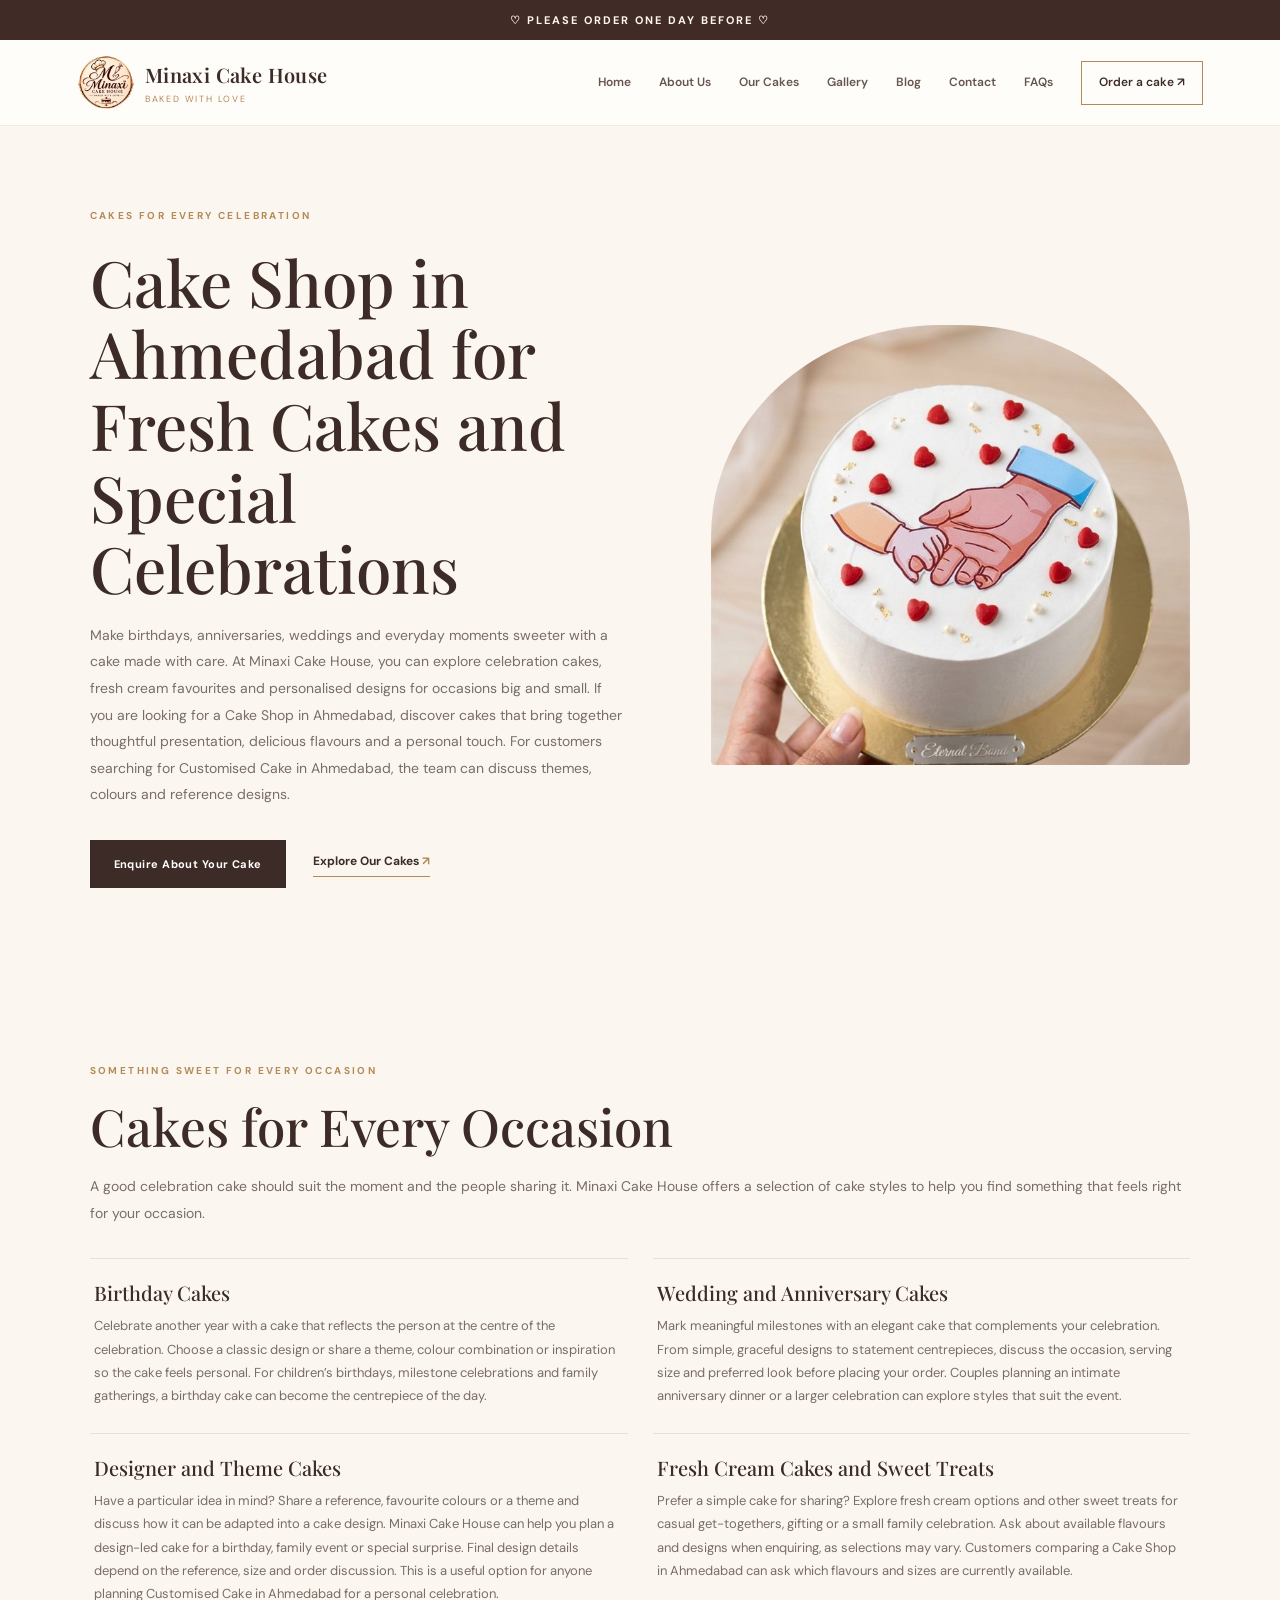
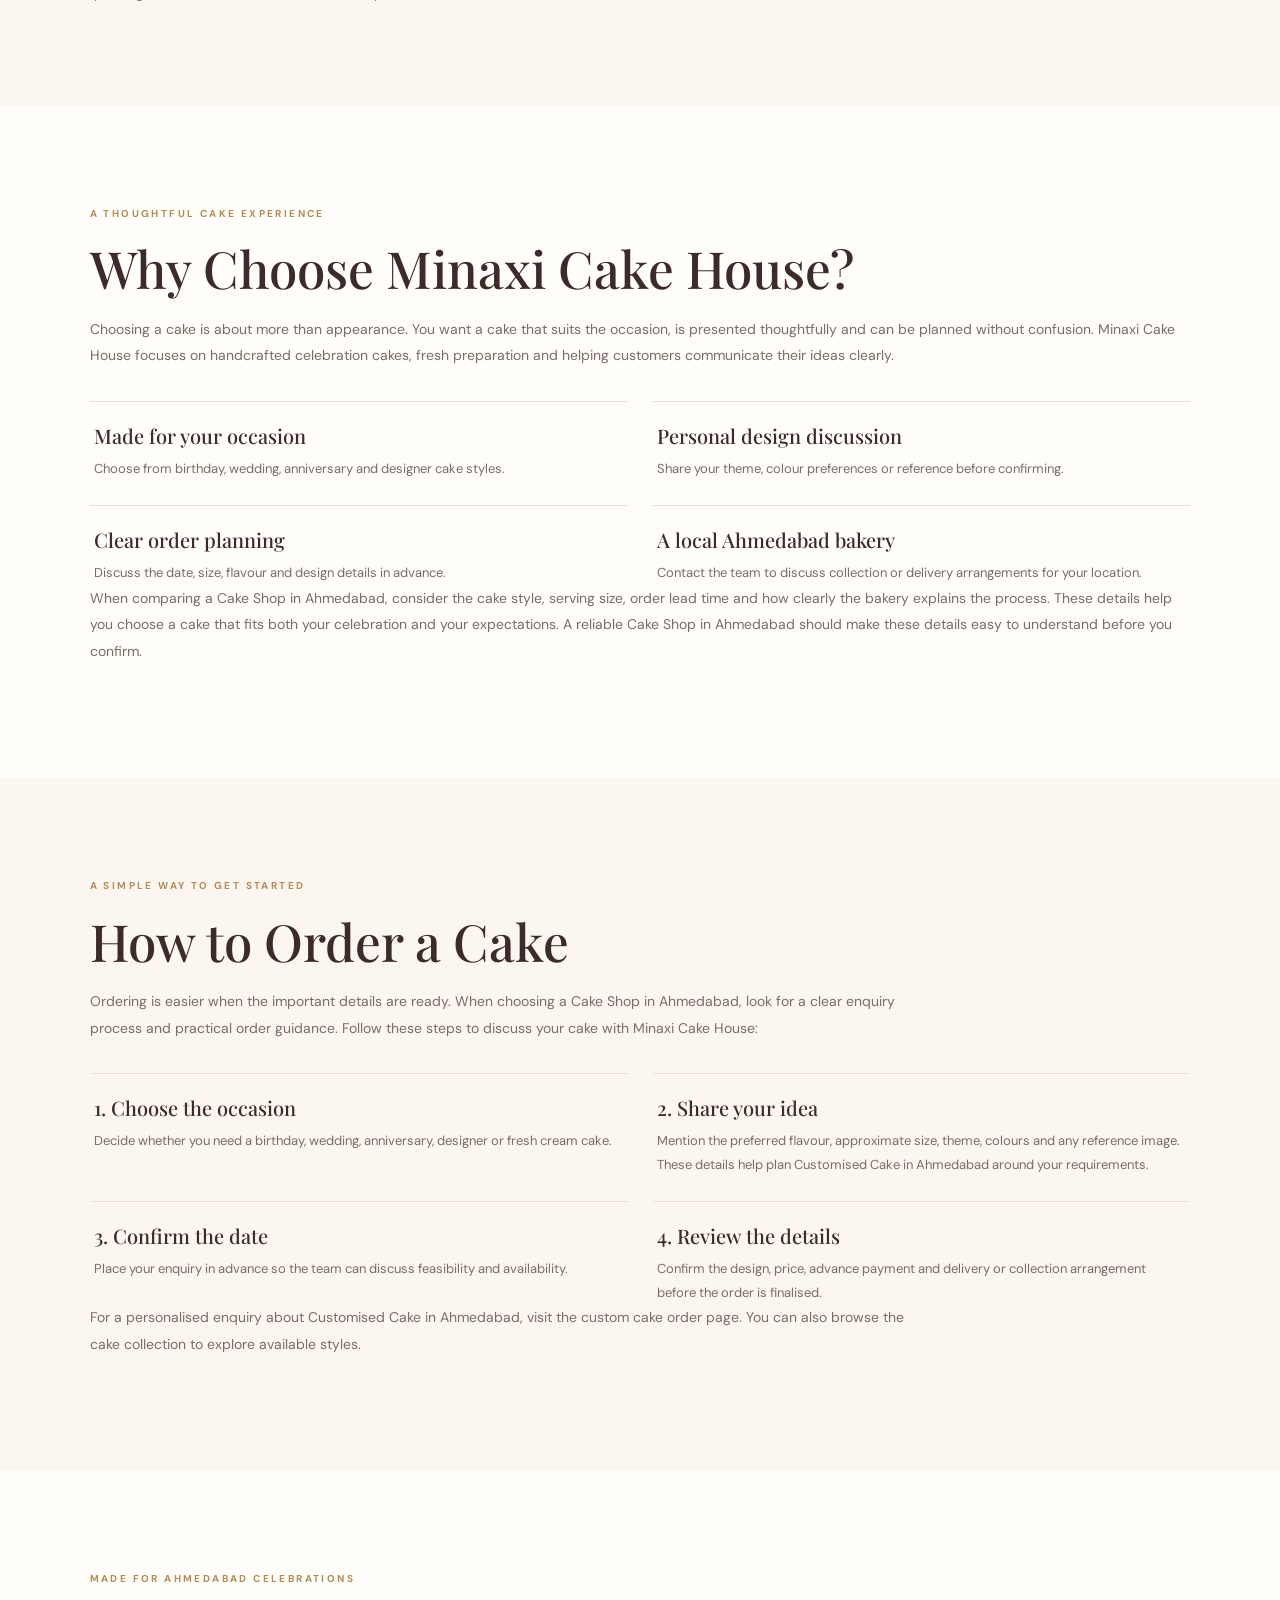
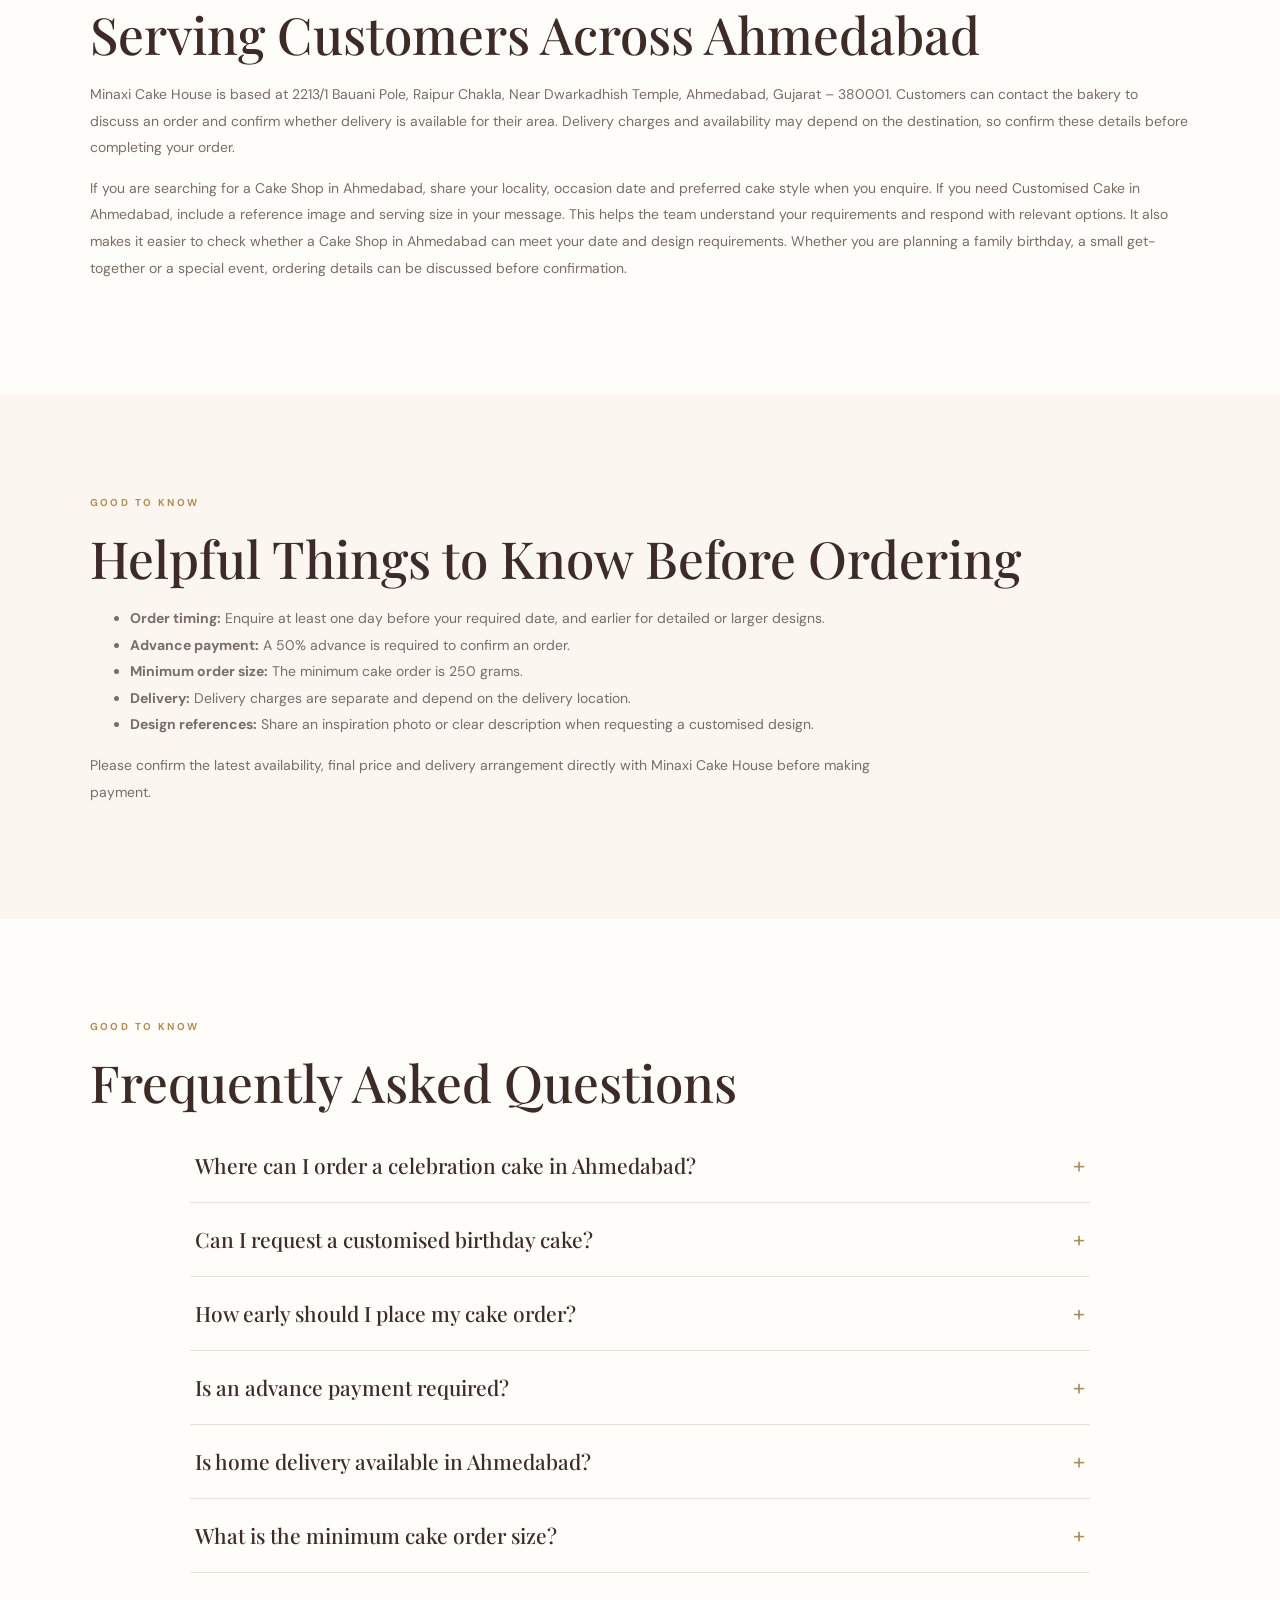
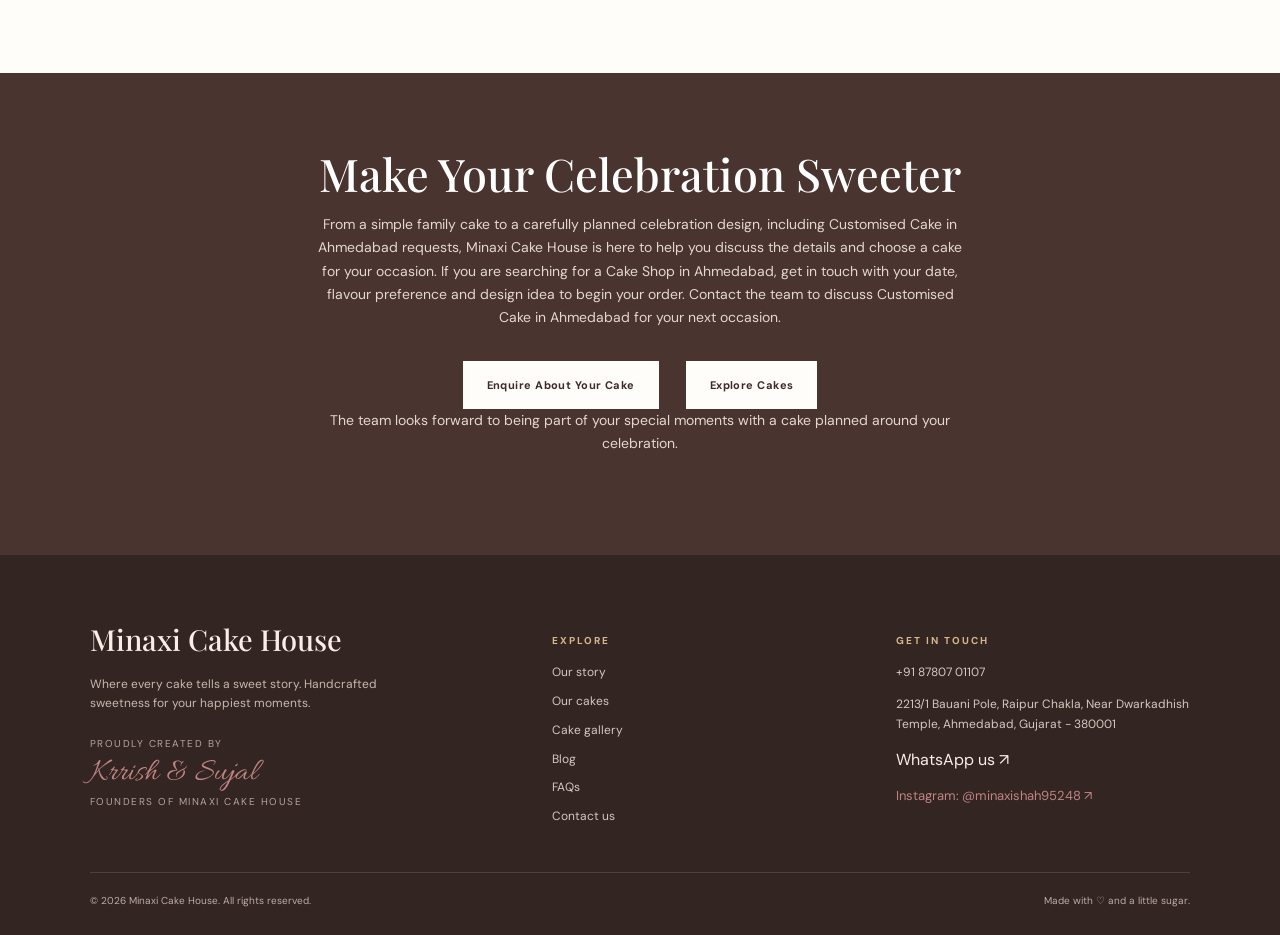
<file: cake-shop-ahmedabad.html>
<!doctype html>
<html lang="en">
<head>
  <meta charset="utf-8">
  <meta name="viewport" content="width=device-width,initial-scale=1">
  <meta name="description" content="Looking for a Cake Shop in Ahmedabad? Explore birthday, wedding, designer and customised cakes at Minaxi Cake House. Enquire about your cake today.">
  <link rel="canonical" href="https://minaxi-cake-house.vercel.app/cake-shop-ahmedabad.html">
  <link rel="icon" type="image/png" href="./minaxi-favicon-small.png">
  <title>Cake Shop in Ahmedabad | Minaxi Cake House</title>
  <link rel="preconnect" href="https://fonts.googleapis.com">
  <link rel="preconnect" href="https://fonts.gstatic.com" crossorigin>
  <link href="https://fonts.googleapis.com/css2?family=DM+Sans:wght@400;500;600;700&family=Playfair+Display:wght@500;600;700&display=swap" rel="stylesheet">
  <link rel="stylesheet" href="./style.css">
  <link rel="stylesheet" href="./seo-landing.css">
  <script type="application/ld+json">
    {
      "@context": "https://schema.org",
      "@graph": [
        {
          "@type": "Bakery",
          "@id": "https://minaxi-cake-house.vercel.app/#business",
          "name": "Minaxi Cake House",
          "url": "https://minaxi-cake-house.vercel.app/",
          "telephone": "+918780701107",
          "address": {
            "@type": "PostalAddress",
            "streetAddress": "2213/1 Bauani Pole, Raipur Chakla, Near Dwarkadhish Temple",
            "addressLocality": "Ahmedabad",
            "addressRegion": "Gujarat",
            "postalCode": "380001",
            "addressCountry": "IN"
          },
          "areaServed": {
            "@type": "City",
            "name": "Ahmedabad"
          }
        },
        {
          "@type": "WebPage",
          "@id": "https://minaxi-cake-house.vercel.app/cake-shop-ahmedabad.html#webpage",
          "url": "https://minaxi-cake-house.vercel.app/cake-shop-ahmedabad.html",
          "name": "Cake Shop in Ahmedabad | Minaxi Cake House",
          "description": "Explore birthday, wedding, designer and fresh cream cakes at Minaxi Cake House in Ahmedabad.",
          "isPartOf": {
            "@id": "https://minaxi-cake-house.vercel.app/#website"
          },
          "about": {
            "@id": "https://minaxi-cake-house.vercel.app/#business"
          },
          "mainEntity": {
            "@id": "https://minaxi-cake-house.vercel.app/cake-shop-ahmedabad.html#service"
          },
          "breadcrumb": {
            "@id": "https://minaxi-cake-house.vercel.app/cake-shop-ahmedabad.html#breadcrumb"
          }
        },
        {
          "@type": "WebSite",
          "@id": "https://minaxi-cake-house.vercel.app/#website",
          "url": "https://minaxi-cake-house.vercel.app/",
          "name": "Minaxi Cake House",
          "publisher": {
            "@id": "https://minaxi-cake-house.vercel.app/#business"
          }
        },
        {
          "@type": "Service",
          "@id": "https://minaxi-cake-house.vercel.app/cake-shop-ahmedabad.html#service",
          "name": "Cake Ordering and Custom Cake Service",
          "serviceType": "Birthday, wedding, anniversary, designer and fresh cream cakes",
          "provider": {
            "@id": "https://minaxi-cake-house.vercel.app/#business"
          },
          "areaServed": {
            "@type": "City",
            "name": "Ahmedabad"
          },
          "url": "https://minaxi-cake-house.vercel.app/cake-shop-ahmedabad.html"
        },
        {
          "@type": "FAQPage",
          "@id": "https://minaxi-cake-house.vercel.app/cake-shop-ahmedabad.html#faq",
          "mainEntity": [
            {
              "@type": "Question",
              "name": "Where can I order a celebration cake in Ahmedabad?",
              "acceptedAnswer": {
                "@type": "Answer",
                "text": "You can contact Minaxi Cake House to discuss birthday, wedding, anniversary, designer and fresh cream cake options. Share your date, preferred size and design idea to receive order guidance."
              }
            },
            {
              "@type": "Question",
              "name": "Can I request a customised birthday cake?",
              "acceptedAnswer": {
                "@type": "Answer",
                "text": "Yes. Share your theme, colour preferences or reference image with the team. Customers looking for Customised Cake in Ahmedabad can explain the occasion and the style they have in mind. The final design will depend on feasibility, size and the details agreed during the enquiry."
              }
            },
            {
              "@type": "Question",
              "name": "How early should I place my cake order?",
              "acceptedAnswer": {
                "@type": "Answer",
                "text": "Please enquire at least one day in advance. For elaborate designs or larger celebrations, contacting the bakery earlier is recommended."
              }
            },
            {
              "@type": "Question",
              "name": "Is an advance payment required?",
              "acceptedAnswer": {
                "@type": "Answer",
                "text": "Yes. A 50% advance payment is required to confirm the order. Confirm the final amount and payment details with the bakery."
              }
            },
            {
              "@type": "Question",
              "name": "Is home delivery available in Ahmedabad?",
              "acceptedAnswer": {
                "@type": "Answer",
                "text": "Delivery availability depends on the destination. Delivery charges are separate, so share your area and confirm the cost before placing the order."
              }
            },
            {
              "@type": "Question",
              "name": "What is the minimum cake order size?",
              "acceptedAnswer": {
                "@type": "Answer",
                "text": "The minimum order size is 250 grams. Contact the bakery to confirm the options available for your preferred flavour and design."
              }
            }
          ]
        },
        {
          "@type": "BreadcrumbList",
          "@id": "https://minaxi-cake-house.vercel.app/cake-shop-ahmedabad.html#breadcrumb",
          "itemListElement": [
            {
              "@type": "ListItem",
              "position": 1,
              "name": "Home",
              "item": "https://minaxi-cake-house.vercel.app/"
            },
            {
              "@type": "ListItem",
              "position": 2,
              "name": "Cake Shop in Ahmedabad",
              "item": "https://minaxi-cake-house.vercel.app/cake-shop-ahmedabad.html"
            }
          ]
        }
      ]
    }
  </script>
</head>
<body>
  <div id="site-header"></div>
  <main>
    <section class="local-hero">
      <div class="local-hero-copy">
        <span class="eyebrow">CAKES FOR EVERY CELEBRATION</span>
        <h1>Cake Shop in Ahmedabad for Fresh Cakes and Special Celebrations</h1>
        <p>Make birthdays, anniversaries, weddings and everyday moments sweeter with a cake made with care. At Minaxi Cake House, you can explore celebration cakes, fresh cream favourites and personalised designs for occasions big and small. If you are looking for a Cake Shop in Ahmedabad, discover cakes that bring together thoughtful presentation, delicious flavours and a personal touch. For customers searching for Customised Cake in Ahmedabad, the team can discuss themes, colours and reference designs.</p>
        <div class="actions">
          <a class="btn btn-dark" href="https://wa.me/918780701107" target="_blank" rel="noopener">Enquire About Your Cake</a>
          <a class="text-link" href="#cakes-for-every-occasion">Explore Our Cakes <span>↗</span></a>
        </div>
      </div>
      <img class="local-hero-image" src="./cake.jpg" alt="Freshly decorated celebration cake from Minaxi Cake House" fetchpriority="high">
    </section>

    <section class="section local-collection" id="cakes-for-every-occasion">
      <div class="section-kicker">SOMETHING SWEET FOR EVERY OCCASION</div>
      <h2 class="local-section-heading">Cakes for Every Occasion</h2>
      <p class="local-section-copy">A good celebration cake should suit the moment and the people sharing it. Minaxi Cake House offers a selection of cake styles to help you find something that feels right for your occasion.</p>
      <div class="local-benefits">
        <article class="local-benefit">
          <h3>Birthday Cakes</h3>
          <p>Celebrate another year with a cake that reflects the person at the centre of the celebration. Choose a classic design or share a theme, colour combination or inspiration so the cake feels personal. For children’s birthdays, milestone celebrations and family gatherings, a birthday cake can become the centrepiece of the day.</p>
        </article>
        <article class="local-benefit">
          <h3>Wedding and Anniversary Cakes</h3>
          <p>Mark meaningful milestones with an elegant cake that complements your celebration. From simple, graceful designs to statement centrepieces, discuss the occasion, serving size and preferred look before placing your order. Couples planning an intimate anniversary dinner or a larger celebration can explore styles that suit the event.</p>
        </article>
        <article class="local-benefit">
          <h3>Designer and Theme Cakes</h3>
          <p>Have a particular idea in mind? Share a reference, favourite colours or a theme and discuss how it can be adapted into a cake design. Minaxi Cake House can help you plan a design-led cake for a birthday, family event or special surprise. Final design details depend on the reference, size and order discussion. This is a useful option for anyone planning Customised Cake in Ahmedabad for a personal celebration.</p>
        </article>
        <article class="local-benefit">
          <h3>Fresh Cream Cakes and Sweet Treats</h3>
          <p>Prefer a simple cake for sharing? Explore fresh cream options and other sweet treats for casual get-togethers, gifting or a small family celebration. Ask about available flavours and designs when enquiring, as selections may vary. Customers comparing a Cake Shop in Ahmedabad can ask which flavours and sizes are currently available.</p>
        </article>
      </div>
    </section>

    <section class="section">
      <div class="section-kicker">A THOUGHTFUL CAKE EXPERIENCE</div>
      <h2 class="local-section-heading">Why Choose Minaxi Cake House?</h2>
      <p class="local-section-copy">Choosing a cake is about more than appearance. You want a cake that suits the occasion, is presented thoughtfully and can be planned without confusion. Minaxi Cake House focuses on handcrafted celebration cakes, fresh preparation and helping customers communicate their ideas clearly.</p>
      <div class="local-benefits">
        <article class="local-benefit"><h3>Made for your occasion</h3><p>Choose from birthday, wedding, anniversary and designer cake styles.</p></article>
        <article class="local-benefit"><h3>Personal design discussion</h3><p>Share your theme, colour preferences or reference before confirming.</p></article>
        <article class="local-benefit"><h3>Clear order planning</h3><p>Discuss the date, size, flavour and design details in advance.</p></article>
        <article class="local-benefit"><h3>A local Ahmedabad bakery</h3><p>Contact the team to discuss collection or delivery arrangements for your location.</p></article>
      </div>
      <p class="local-section-copy">When comparing a Cake Shop in Ahmedabad, consider the cake style, serving size, order lead time and how clearly the bakery explains the process. These details help you choose a cake that fits both your celebration and your expectations. A reliable Cake Shop in Ahmedabad should make these details easy to understand before you confirm.</p>
    </section>

    <section class="section local-service">
      <div class="section-kicker">A SIMPLE WAY TO GET STARTED</div>
      <h2 class="local-section-heading">How to Order a Cake</h2>
      <p class="local-section-copy">Ordering is easier when the important details are ready. When choosing a Cake Shop in Ahmedabad, look for a clear enquiry process and practical order guidance. Follow these steps to discuss your cake with Minaxi Cake House:</p>
      <div class="local-steps">
        <article class="local-step"><h3>1. Choose the occasion</h3><p>Decide whether you need a birthday, wedding, anniversary, designer or fresh cream cake.</p></article>
        <article class="local-step"><h3>2. Share your idea</h3><p>Mention the preferred flavour, approximate size, theme, colours and any reference image. These details help plan Customised Cake in Ahmedabad around your requirements.</p></article>
        <article class="local-step"><h3>3. Confirm the date</h3><p>Place your enquiry in advance so the team can discuss feasibility and availability.</p></article>
        <article class="local-step"><h3>4. Review the details</h3><p>Confirm the design, price, advance payment and delivery or collection arrangement before the order is finalised.</p></article>
      </div>
      <p class="local-section-copy">For a personalised enquiry about Customised Cake in Ahmedabad, visit the <a href="custom-orders.html">custom cake order page</a>. You can also browse the <a href="cakes.html">cake collection</a> to explore available styles.</p>
    </section>

    <section class="section">
      <div class="section-kicker">MADE FOR AHMEDABAD CELEBRATIONS</div>
      <h2 class="local-section-heading">Serving Customers Across Ahmedabad</h2>
      <p class="local-section-copy">Minaxi Cake House is based at 2213/1 Bauani Pole, Raipur Chakla, Near Dwarkadhish Temple, Ahmedabad, Gujarat – 380001. Customers can contact the bakery to discuss an order and confirm whether delivery is available for their area. Delivery charges and availability may depend on the destination, so confirm these details before completing your order.</p>
      <p class="local-section-copy">If you are searching for a Cake Shop in Ahmedabad, share your locality, occasion date and preferred cake style when you enquire. If you need Customised Cake in Ahmedabad, include a reference image and serving size in your message. This helps the team understand your requirements and respond with relevant options. It also makes it easier to check whether a Cake Shop in Ahmedabad can meet your date and design requirements. Whether you are planning a family birthday, a small get-together or a special event, ordering details can be discussed before confirmation.</p>
    </section>

    <section class="section local-service">
      <div class="section-kicker">GOOD TO KNOW</div>
      <h2 class="local-section-heading">Helpful Things to Know Before Ordering</h2>
      <ul class="local-section-copy">
        <li><strong>Order timing:</strong> Enquire at least one day before your required date, and earlier for detailed or larger designs.</li>
        <li><strong>Advance payment:</strong> A 50% advance is required to confirm an order.</li>
        <li><strong>Minimum order size:</strong> The minimum cake order is 250 grams.</li>
        <li><strong>Delivery:</strong> Delivery charges are separate and depend on the delivery location.</li>
        <li><strong>Design references:</strong> Share an inspiration photo or clear description when requesting a customised design.</li>
      </ul>
      <p class="local-section-copy">Please confirm the latest availability, final price and delivery arrangement directly with Minaxi Cake House before making payment.</p>
    </section>

    <section class="section">
      <div class="section-kicker">GOOD TO KNOW</div>
      <h2 class="local-section-heading">Frequently Asked Questions</h2>
      <div class="faq-list local-faq">
        <details>
          <summary>Where can I order a celebration cake in Ahmedabad?</summary>
          <p>You can contact Minaxi Cake House to discuss birthday, wedding, anniversary, designer and fresh cream cake options. Share your date, preferred size and design idea to receive order guidance.</p>
        </details>
        <details>
          <summary>Can I request a customised birthday cake?</summary>
          <p>Yes. Share your theme, colour preferences or reference image with the team. Customers looking for Customised Cake in Ahmedabad can explain the occasion and the style they have in mind. The final design will depend on feasibility, size and the details agreed during the enquiry. This helps the team understand your request for Customised Cake in Ahmedabad.</p>
        </details>
        <details>
          <summary>How early should I place my cake order?</summary>
          <p>Please enquire at least one day in advance. For elaborate designs or larger celebrations, contacting the bakery earlier is recommended, especially when requesting Customised Cake in Ahmedabad.</p>
        </details>
        <details>
          <summary>Is an advance payment required?</summary>
          <p>Yes. A 50% advance payment is required to confirm the order. Confirm the final amount and payment details with the bakery.</p>
        </details>
        <details>
          <summary>Is home delivery available in Ahmedabad?</summary>
          <p>Delivery availability depends on the destination. Delivery charges are separate, so share your area and confirm the cost before placing the order. Ask the bakery directly about the delivery area when comparing a Cake Shop in Ahmedabad.</p>
        </details>
        <details>
          <summary>What is the minimum cake order size?</summary>
          <p>The minimum order size is 250 grams. Contact the bakery to confirm the options available for your preferred flavour and design.</p>
        </details>
      </div>
    </section>

    <section class="local-cta">
      <h2>Make Your Celebration Sweeter</h2>
      <p>From a simple family cake to a carefully planned celebration design, including Customised Cake in Ahmedabad requests, Minaxi Cake House is here to help you discuss the details and choose a cake for your occasion. If you are searching for a Cake Shop in Ahmedabad, get in touch with your date, flavour preference and design idea to begin your order. Contact the team to discuss Customised Cake in Ahmedabad for your next occasion.</p>
      <div class="actions" style="justify-content:center">
        <a class="btn btn-light" href="https://wa.me/918780701107" target="_blank" rel="noopener">Enquire About Your Cake</a>
        <a class="btn btn-light" href="#cakes-for-every-occasion">Explore Cakes</a>
      </div>
      <p>The team looks forward to being part of your special moments with a cake planned around your celebration.</p>
    </section>
  </main>
  <div id="site-footer"></div>
  <script src="./site.js"></script>
</body>
</html>
</file>
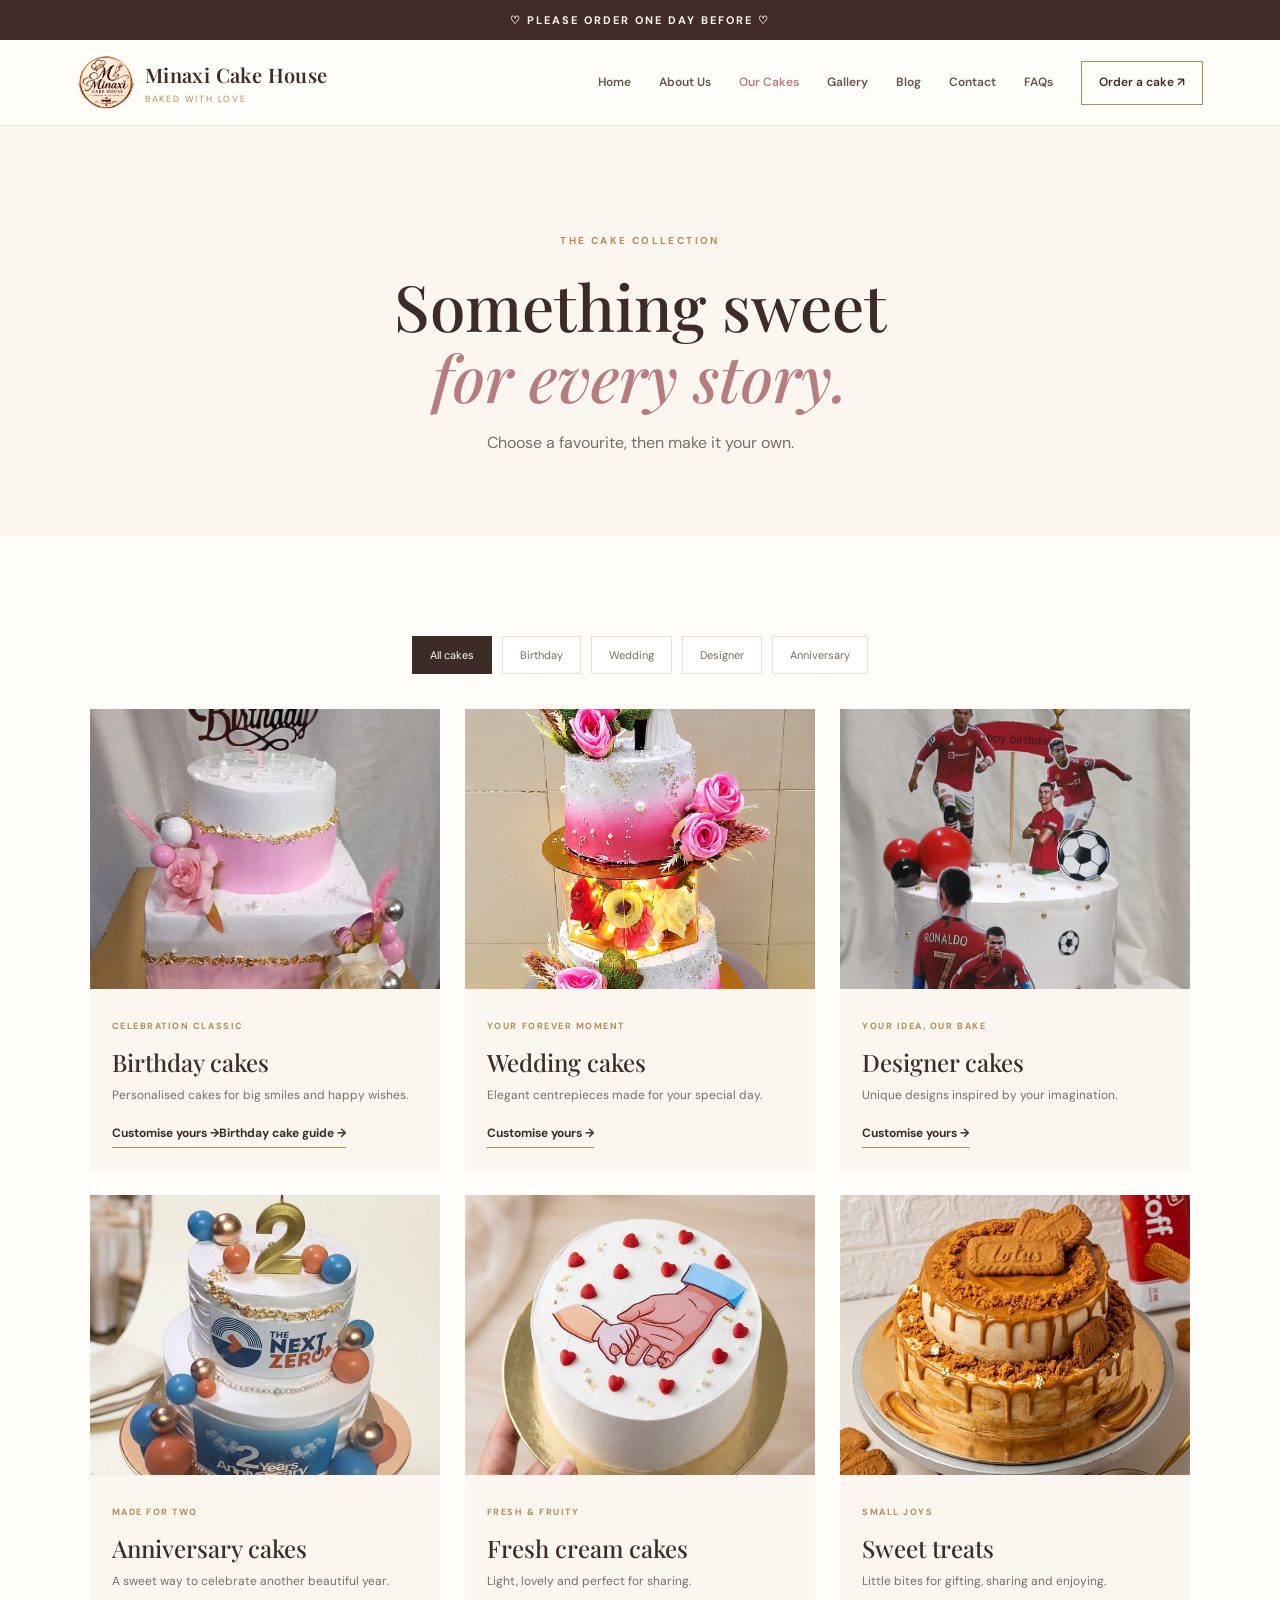
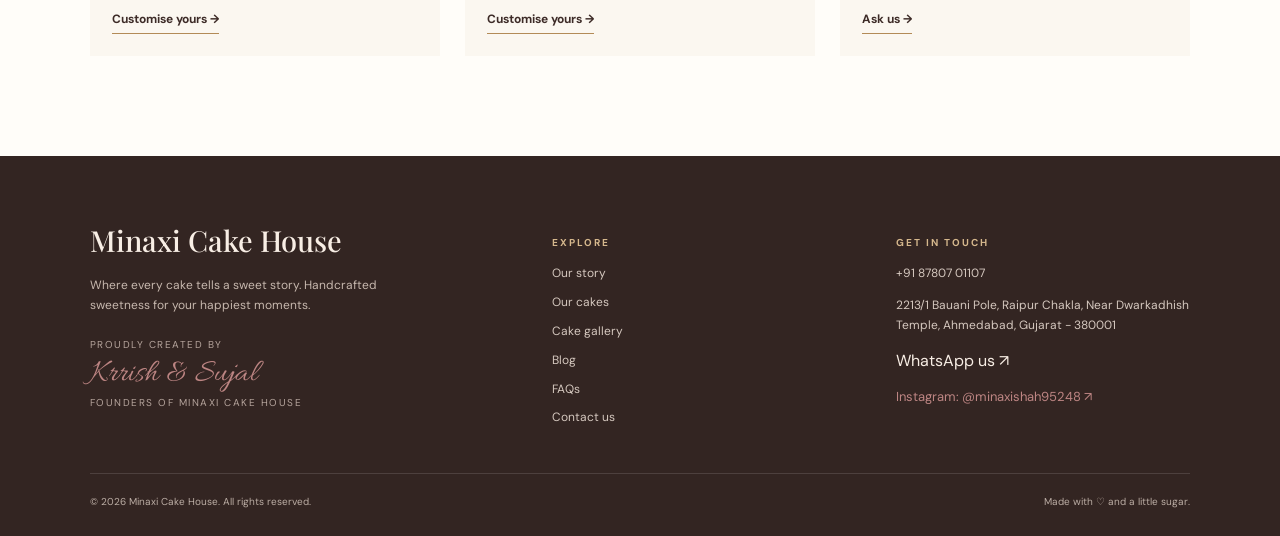
<file: cakes.html>
<!doctype html><html lang="en"><head><meta charset="utf-8"><meta name="viewport" content="width=device-width,initial-scale=1"><meta name="description" content="Explore birthday, wedding, anniversary and designer eggless cakes from Minaxi Cake House in Ahmedabad."><link rel="canonical" href="https://minaxi-cake-house.vercel.app/cakes.html"><title>Our Cakes | Minaxi Cake House</title><link rel="icon" type="image/png" href="./minaxi-favicon-small.png"><script async src="https://www.googletagmanager.com/gtm.js?id=GTM-TQLKNTKW"></script><script>window.dataLayer=window.dataLayer||[];function gtag(){dataLayer.push(arguments);}gtag('js',new Date());</script><link href="https://fonts.googleapis.com/css2?family=DM+Sans:wght@400;500;600;700&family=Playfair+Display:wght@500;600;700&display=swap" rel="stylesheet"><link rel="stylesheet" href="./style.css"></head><body><div id="site-header"></div><main><section class="page-hero"><span class="eyebrow">THE CAKE COLLECTION</span><h1>Something sweet<br><em>for every story.</em></h1><p>Choose a favourite, then make it your own.</p></section><section class="section"><div class="filter-row"><button class="filter active" data-filter="all" aria-pressed="true">All cakes</button><button class="filter" data-filter="birthday" aria-pressed="false">Birthday</button><button class="filter" data-filter="wedding" aria-pressed="false">Wedding</button><button class="filter" data-filter="designer" aria-pressed="false">Designer</button><button class="filter" data-filter="anniversary" aria-pressed="false">Anniversary</button></div><div class="product-grid">
<article class="product-card" data-category="birthday"><img src="./birthday.jpg" alt="Chocolate celebration cake" loading="lazy" decoding="async"><div><span>CELEBRATION CLASSIC</span><h3>Birthday cakes</h3><p>Personalised cakes for big smiles and happy wishes.</p><a href="custom-orders.html" class="under-link">Customise yours →</a><a href="birthday-cake-ahmedabad.html" class="under-link">Birthday cake guide →</a></div></article>
<article class="product-card" data-category="wedding"><img src="./wedding.jpeg" alt="Wedding cake" loading="lazy" decoding="async"><div><span>YOUR FOREVER MOMENT</span><h3>Wedding cakes</h3><p>Elegant centrepieces made for your special day.</p><a href="custom-orders.html" class="under-link">Customise yours →</a></div></article>
<article class="product-card" data-category="designer"><img src="./cake 1.jpeg" alt="Decorated designer cake" loading="lazy" decoding="async"><div><span>YOUR IDEA, OUR BAKE</span><h3>Designer cakes</h3><p>Unique designs inspired by your imagination.</p><a href="custom-orders.html" class="under-link">Customise yours →</a></div></article>
<article class="product-card" data-category="anniversary"><img src="./anniversary.jpg" alt="Berry anniversary cake" loading="lazy" decoding="async"><div><span>MADE FOR TWO</span><h3>Anniversary cakes</h3><p>A sweet way to celebrate another beautiful year.</p><a href="custom-orders.html" class="under-link">Customise yours →</a></div></article>
<article class="product-card" data-category="birthday"><img src="./cake.jpg" alt="Strawberry cake" loading="lazy" decoding="async"><div><span>FRESH & FRUITY</span><h3>Fresh cream cakes</h3><p>Light, lovely and perfect for sharing.</p><a href="custom-orders.html" class="under-link">Customise yours →</a></div></article>
<article class="product-card" data-category="designer"><img src="./biscoff.jpg" alt="Dessert selection" loading="lazy" decoding="async"><div><span>SMALL JOYS</span><h3>Sweet treats</h3><p>Little bites for gifting, sharing and enjoying.</p><a href="custom-orders.html" class="under-link">Ask us →</a></div></article>
</div></section></main><div id="site-footer"></div><script src="./site.js"></script></body></html>
</file>
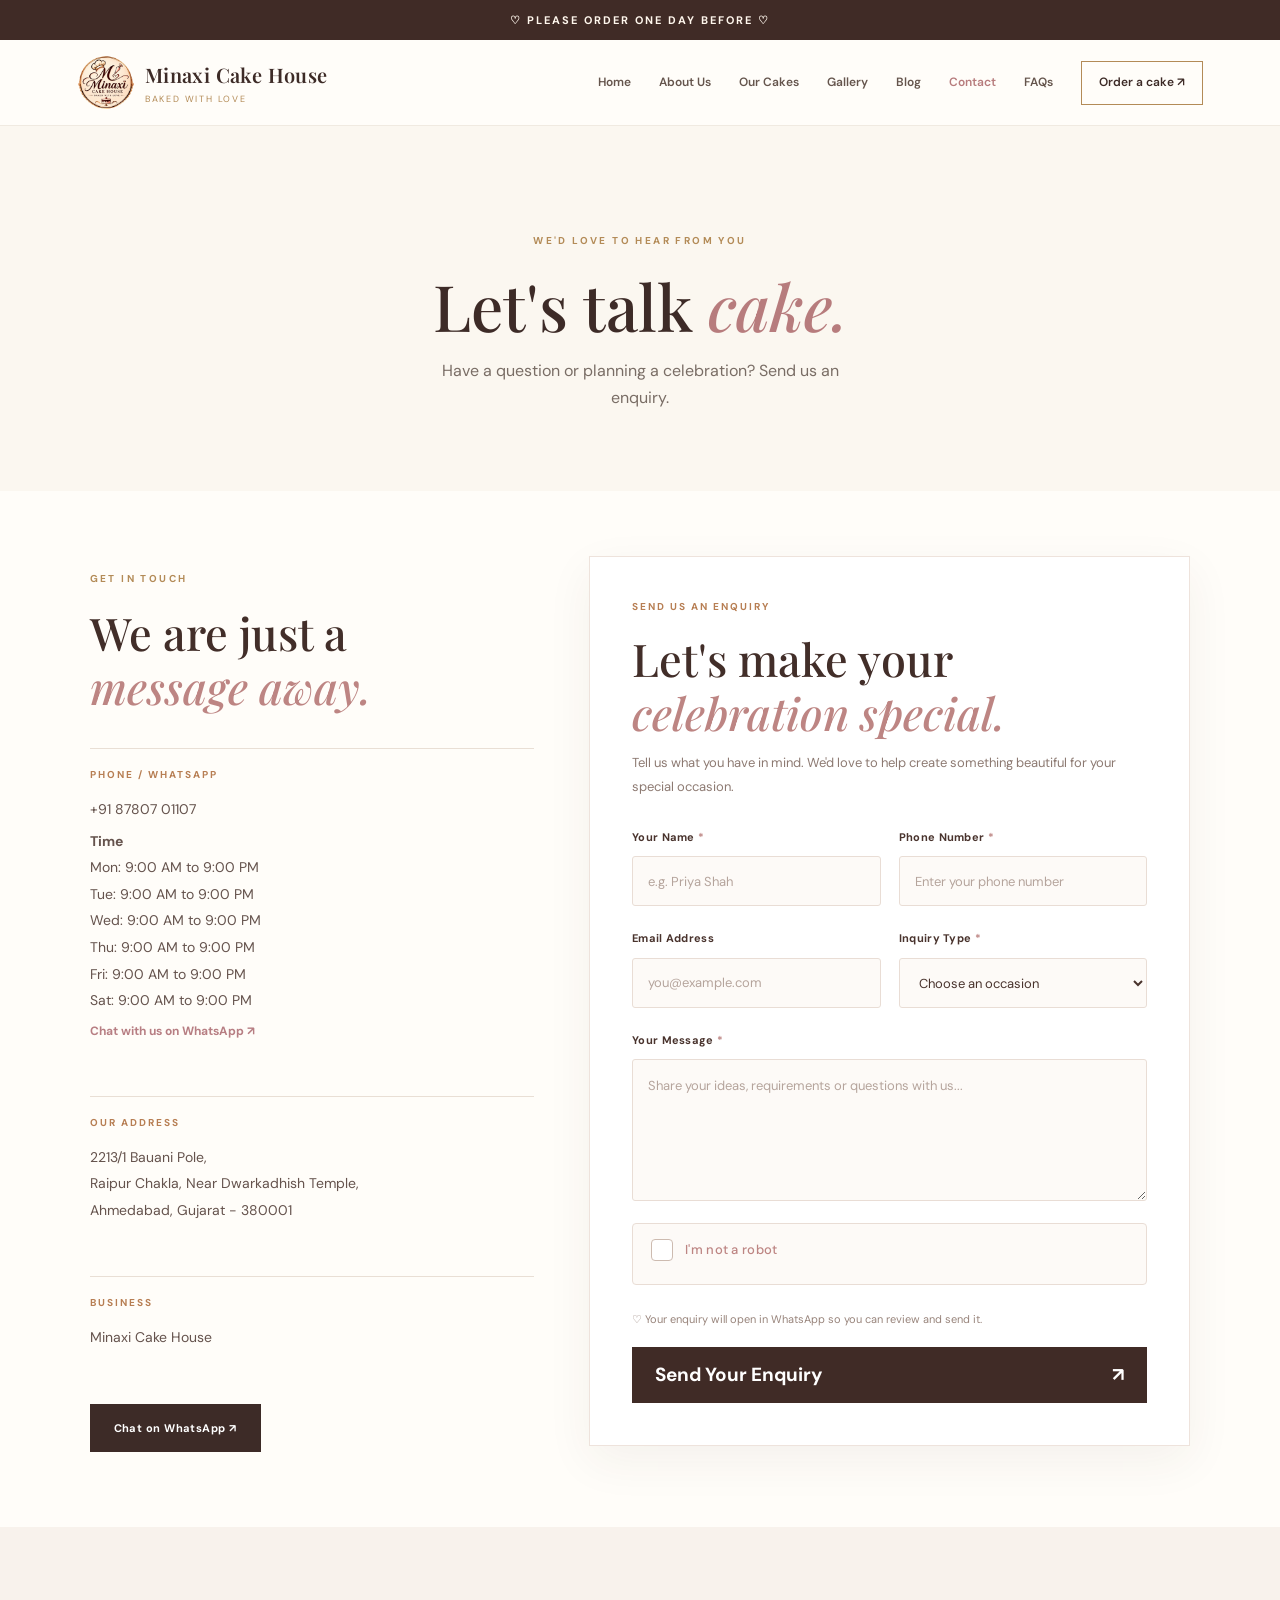
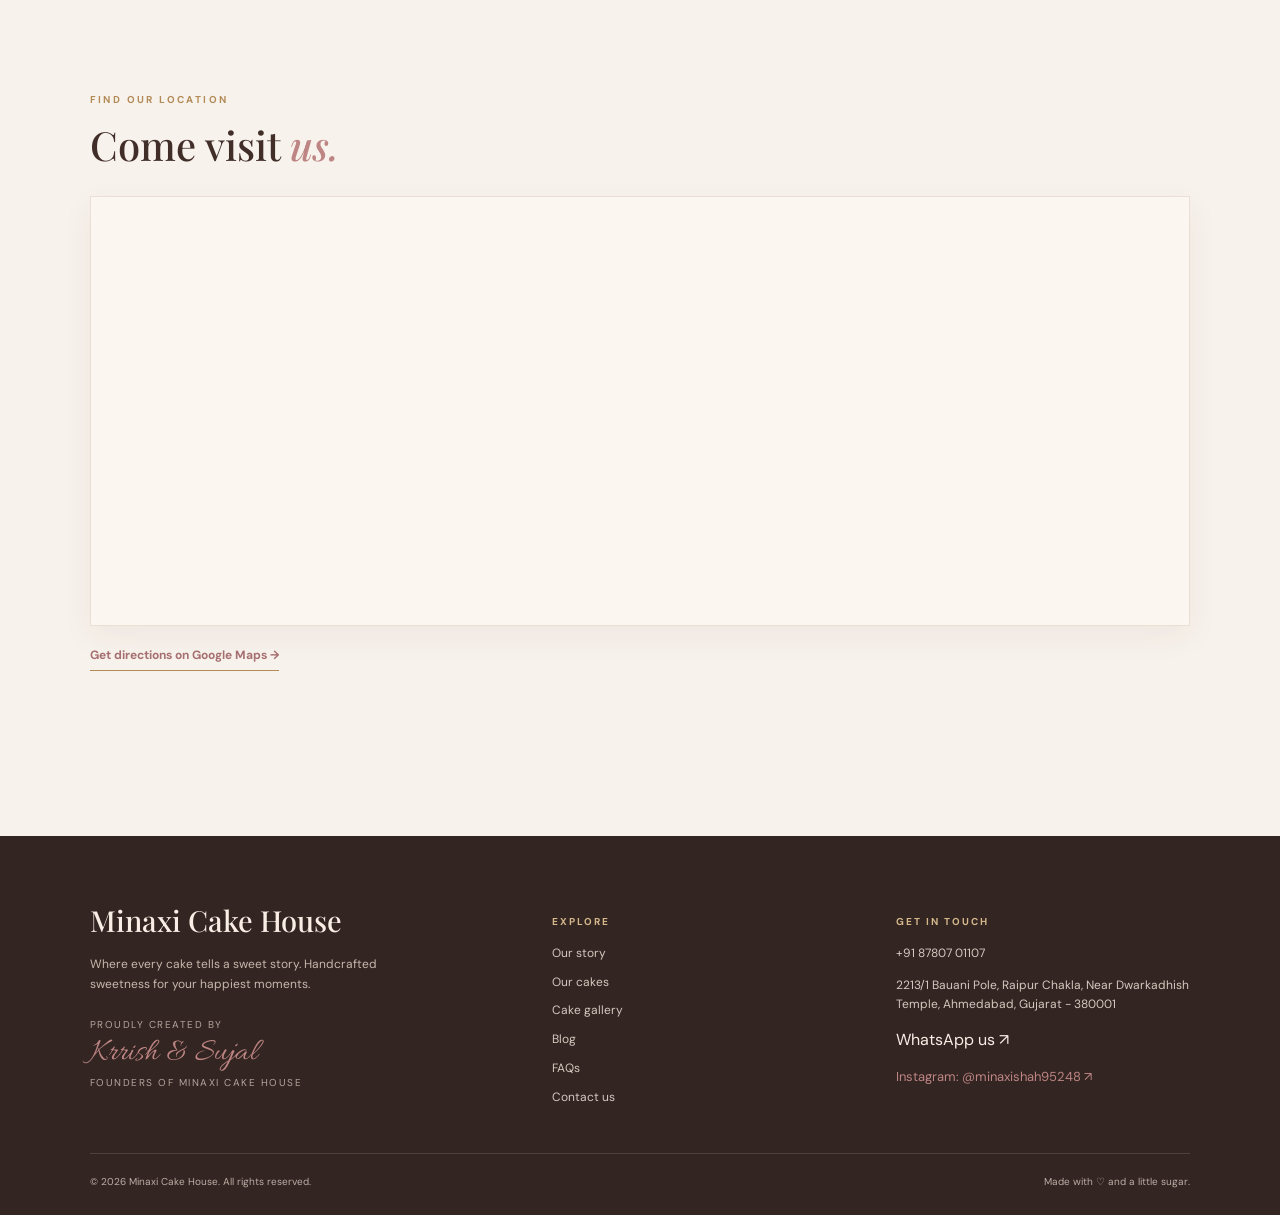
<file: contact.html>
<!DOCTYPE html>
<html lang="en">

<head>
  <meta charset="UTF-8">
  <meta name="viewport" content="width=device-width, initial-scale=1.0">
  <link rel="icon" type="image/png" href="./minaxi-favicon-small.png">
  <meta name="description" content="Contact Minaxi Cake House in Ahmedabad to ask about eggless cakes, custom cake orders, flavours, delivery and celebrations.">
  <link rel="canonical" href="https://minaxi-cake-house.vercel.app/contact.html">
  <script async src="https://www.googletagmanager.com/gtm.js?id=GTM-TQLKNTKW"></script>
  <script>
    window.dataLayer = window.dataLayer || [];
    function gtag(){dataLayer.push(arguments);}
    gtag('js', new Date());
  </script>

  <title>Contact Us | Minaxi Cake House</title>

  <link href="https://fonts.googleapis.com/css2?family=DM+Sans:wght@400;500;600;700&family=Playfair+Display:ital,wght@0,500;0,600;0,700;1,500;1,600&display=swap" rel="stylesheet">

  <link rel="stylesheet" href="./style.css">

  <!-- Contact Page Styling -->
  <style>
    .contact-page-layout {
      display: grid;
      grid-template-columns: 0.85fr 1.15fr;
      gap: 55px;
      align-items: start;
      padding-top: 65px;
      padding-bottom: 75px;
    }

    .contact-information {
      padding-top: 15px;
    }

    .contact-information h2,
    .contact-inquiry h2 {
      font-family: 'Playfair Display', serif;
      font-size: clamp(32px, 4vw, 45px);
      line-height: 1.2;
      color: #422e29;
      margin: 18px 0;
    }

    .contact-information h2 em,
    .contact-inquiry h2 em,
    .contact-map-section h2 em {
      color: #bd8583;
    }

    .contact-detail {
      margin: 35px 0;
    }

    .contact-detail span {
      display: block;
      font-size: 10px;
      letter-spacing: 2px;
      font-weight: 700;
      color: #b77e53;
      margin-bottom: 12px;
    }

    .contact-detail p {
      font-size: 14px;
      line-height: 1.9;
      color: #65534d;
    }

    .contact-detail a {
      display: inline-block;
      margin-top: 8px;
      color: #b77e83;
      font-size: 12px;
      font-weight: 700;
      text-decoration: none;
    }

    /* Inquiry Card */

    .contact-inquiry {
      width: 100%;
      box-sizing: border-box;
      background: #ffffff;
      padding: 42px;
      border: 1px solid #eee3dc;
      box-shadow: 0 15px 45px rgba(66, 43, 35, 0.06);
    }

    .contact-inquiry .section-kicker {
      color: #b77e53;
      font-size: 10px;
      font-weight: 700;
      letter-spacing: 2px;
    }

    .contact-inquiry h2 {
      margin: 16px 0 12px;
    }

    .inquiry-description {
      color: #8d7a72;
      font-size: 13px;
      line-height: 1.8;
      margin-bottom: 30px;
    }

    /* Form Grid */

    #contact-inquiry-form .contact-form-grid {
      display: grid;
      grid-template-columns: repeat(2, minmax(0, 1fr));
      gap: 23px 18px;
    }

    #contact-inquiry-form .form-field {
      display: flex;
      flex-direction: column;
      min-width: 0;
    }

    #contact-inquiry-form .contact-full {
      grid-column: 1 / -1;
    }

    #contact-inquiry-form label {
      font-size: 11px;
      font-weight: 700;
      color: #49332d;
      margin-bottom: 10px;
      letter-spacing: 0.3px;
    }

    #contact-inquiry-form label span {
      color: #bd8583;
    }

    #contact-inquiry-form input,
    #contact-inquiry-form select,
    #contact-inquiry-form textarea {
      display: block;
      width: 100%;
      max-width: 100%;
      box-sizing: border-box;
      padding: 15px;
      background: #fdfaf7;
      border: 1px solid #e9ddd5;
      border-radius: 3px;
      color: #49332d;
      font-family: 'DM Sans', sans-serif;
      font-size: 13px;
      outline: none;
      transition: 0.25s ease;
    }

    #contact-inquiry-form input,
    #contact-inquiry-form select {
      height: 50px;
    }

    #contact-inquiry-form textarea {
      min-height: 135px;
      resize: vertical;
      line-height: 1.7;
    }

    #contact-inquiry-form input::placeholder,
    #contact-inquiry-form textarea::placeholder {
      color: #b5a49c;
    }

    #contact-inquiry-form input:focus,
    #contact-inquiry-form select:focus,
    #contact-inquiry-form textarea:focus {
      border-color: #bd8583;
      background: #ffffff;
      box-shadow: 0 0 0 3px rgba(189, 133, 131, 0.10);
    }

    /* Form Footer */

    .form-note {
      color: #98847b;
      font-size: 11px;
      line-height: 1.7;
      margin: 25px 0 18px;
    }

    .contact-submit {
      display: flex;
      align-items: center;
      justify-content: space-between;
      width: 100%;
      min-height: 56px;
      padding: 0 22px;
      background: #402b26;
      border: 1px solid #402b26;
      color: #ffffff;
      font-family: 'DM Sans', sans-serif;
      font-size: 12px;
      font-weight: 700;
      cursor: pointer;
      transition: 0.3s ease;
    }

    .contact-submit:hover {
      background: #bd8583;
      border-color: #bd8583;
    }

    .contact-submit span {
      font-size: 19px;
    }

    /* Map */

    .contact-map-section {
      padding: 65px 0;
      background: #f8f2ec;
    }

    .contact-map-section h2 {
      font-family: 'Playfair Display', serif;
      font-size: 40px;
      margin: 15px 0 28px;
      color: #422e29;
    }

    .map-wrap {
      overflow: hidden;
      border: 1px solid #eaded5;
      box-shadow: 0 10px 30px rgba(66, 43, 35, 0.06);
    }

    .map-wrap iframe {
      display: block;
      width: 100%;
    }

    .contact-map-section .under-link {
      display: inline-block;
      margin-top: 20px;
      color: #a66f70;
      font-size: 12px;
      font-weight: 700;
      text-decoration: none;
    }

    /* Mobile */

    @media (max-width: 850px) {
      .contact-page-layout {
        grid-template-columns: 1fr;
        gap: 40px;
      }

      .contact-information {
        padding-top: 0;
      }
    }

    @media (max-width: 600px) {
      .contact-inquiry {
        padding: 25px 20px;
      }

      #contact-inquiry-form .contact-form-grid {
        grid-template-columns: 1fr;
        gap: 19px;
      }

      #contact-inquiry-form .contact-full {
        grid-column: auto;
      }

      .contact-map-section h2 {
        font-size: 33px;
      }
    }
  </style>
  <link rel="stylesheet" href="./captcha.css">
</head>

<body>

<div id="site-header"></div>

<main>

  <!-- PAGE HERO -->

  <section class="page-hero">
    <span class="eyebrow">WE'D LOVE TO HEAR FROM YOU</span>
    <h1>Let's talk <em>cake.</em></h1>
    <p>Have a question or planning a celebration? Send us an enquiry.</p>
  </section>


  <!-- CONTACT INFORMATION AND INQUIRY FORM -->

  <section class="section contact-page-layout">

    <!-- CONTACT INFORMATION -->

    <div class="contact-information">

      <div class="section-kicker">GET IN TOUCH</div>

      <h2>We are just a<br><em>message away.</em></h2>

      <div class="contact-detail">
        <span>PHONE / WHATSAPP</span>

        <p>+91 87807 01107</p>

        <p>
          <strong>Time</strong><br>
          Mon: 9:00 AM to 9:00 PM<br>
          Tue: 9:00 AM to 9:00 PM<br>
          Wed: 9:00 AM to 9:00 PM<br>
          Thu: 9:00 AM to 9:00 PM<br>
          Fri: 9:00 AM to 9:00 PM<br>
          Sat: 9:00 AM to 9:00 PM
        </p>

        <a href="https://wa.me/918780701107" target="_blank" rel="noopener">
          Chat with us on WhatsApp ↗
        </a>
      </div>

      <div class="contact-detail">
        <span>OUR ADDRESS</span>

        <p>
          2213/1 Bauani Pole,<br>
          Raipur Chakla, Near Dwarkadhish Temple,<br>
          Ahmedabad, Gujarat - 380001
        </p>
      </div>

      <div class="contact-detail">
        <span>BUSINESS</span>
        <p>Minaxi Cake House</p>
      </div>

      <a class="btn btn-dark"
         href="https://wa.me/918780701107"
         target="_blank"
         rel="noopener">
        Chat on WhatsApp ↗
      </a>

    </div>


    <!-- INQUIRY FORM -->

    <div class="contact-inquiry">

      <div class="section-kicker">SEND US AN ENQUIRY</div>

      <h2>Let's make your<br><em>celebration special.</em></h2>

      <p class="inquiry-description">
        Tell us what you have in mind. We'd love to help create something beautiful for your special occasion.
      </p>

      <form id="contact-inquiry-form">

        <div class="contact-form-grid">

          <div class="form-field">
            <label for="contact-name">
              Your Name <span>*</span>
            </label>

            <input
              id="contact-name"
              type="text"
              name="name"
              placeholder="e.g. Priya Shah"
              autocomplete="name"
              required>
          </div>


          <div class="form-field">
            <label for="contact-phone">
              Phone Number <span>*</span>
            </label>

            <input
              id="contact-phone"
              type="tel"
              name="phone"
              placeholder="Enter your phone number"
              autocomplete="tel"
              required>
          </div>


          <div class="form-field">
            <label for="contact-email">
              Email Address
            </label>

            <input
              id="contact-email"
              type="email"
              name="email"
              placeholder="you@example.com"
              autocomplete="email">
          </div>


          <div class="form-field">
            <label for="contact-inquiry">
              Inquiry Type <span>*</span>
            </label>

            <select
              id="contact-inquiry"
              name="inquiry"
              required>

              <option value="">Choose an occasion</option>
              <option value="Birthday Cake">Birthday Cake</option>
              <option value="Wedding Cake">Wedding Cake</option>
              <option value="Anniversary Cake">Anniversary Cake</option>
              <option value="Designer Cake">Designer Cake</option>
              <option value="Custom Cake Order">Custom Cake Order</option>
              <option value="General Enquiry">General Enquiry</option>

            </select>
          </div>


          <div class="form-field contact-full">
            <label for="contact-message">
              Your Message <span>*</span>
            </label>

            <textarea
              id="contact-message"
              name="message"
              rows="5"
              placeholder="Share your ideas, requirements or questions with us..."
              required></textarea>
          </div>

        </div>


        <!-- SIMPLE CAPTCHA CHECKBOX -->
        <div class="contact-captcha">
          <label class="contact-captcha-label" for="contact-captcha">
            <input
              type="checkbox"
              id="contact-captcha"
              name="captcha"
              value="verified"
              required>
            <span>I'm not a robot</span>
          </label>
          <small
            id="contact-captcha-error"
            role="alert"
            aria-live="polite">
          </small>
        </div>

        <p class="form-note">
          ♡ Your enquiry will open in WhatsApp so you can review and send it.
        </p>

        <button type="submit" class="contact-submit">
          <span>Send Your Enquiry</span>
          <span>↗</span>
        </button>

      </form>

    </div>

  </section>


  <!-- GOOGLE MAP -->

  <section class="contact-map-section">

    <div class="section">

      <div class="section-kicker">FIND OUR LOCATION</div>

      <h2>Come visit <em>us.</em></h2>

      <div class="map-wrap">

        <iframe
          title="Minaxi Cake House Location"
          src="https://www.google.com/maps?q=2213%2F1%20Bauani%20Pole%2C%20Raipur%20Chakla%2C%20Near%20Dwarkadhish%20Temple%2C%20Ahmedabad%20380001&output=embed"
          width="100%"
          height="430"
          style="border:0;"
          loading="lazy"
          allowfullscreen>
        </iframe>

      </div>

      <a class="under-link"
         href="https://www.google.com/maps/search/?api=1&query=2213%2F1%20Bauani%20Pole%2C%20Raipur%20Chakla%2C%20Near%20Dwarkadhish%20Temple%2C%20Ahmedabad%20380001"
         target="_blank"
         rel="noopener">
        Get directions on Google Maps →
      </a>

    </div>

  </section>

</main>


<div id="site-footer"></div>

<script src="./site.js"></script>

</body>
</html>
</file>
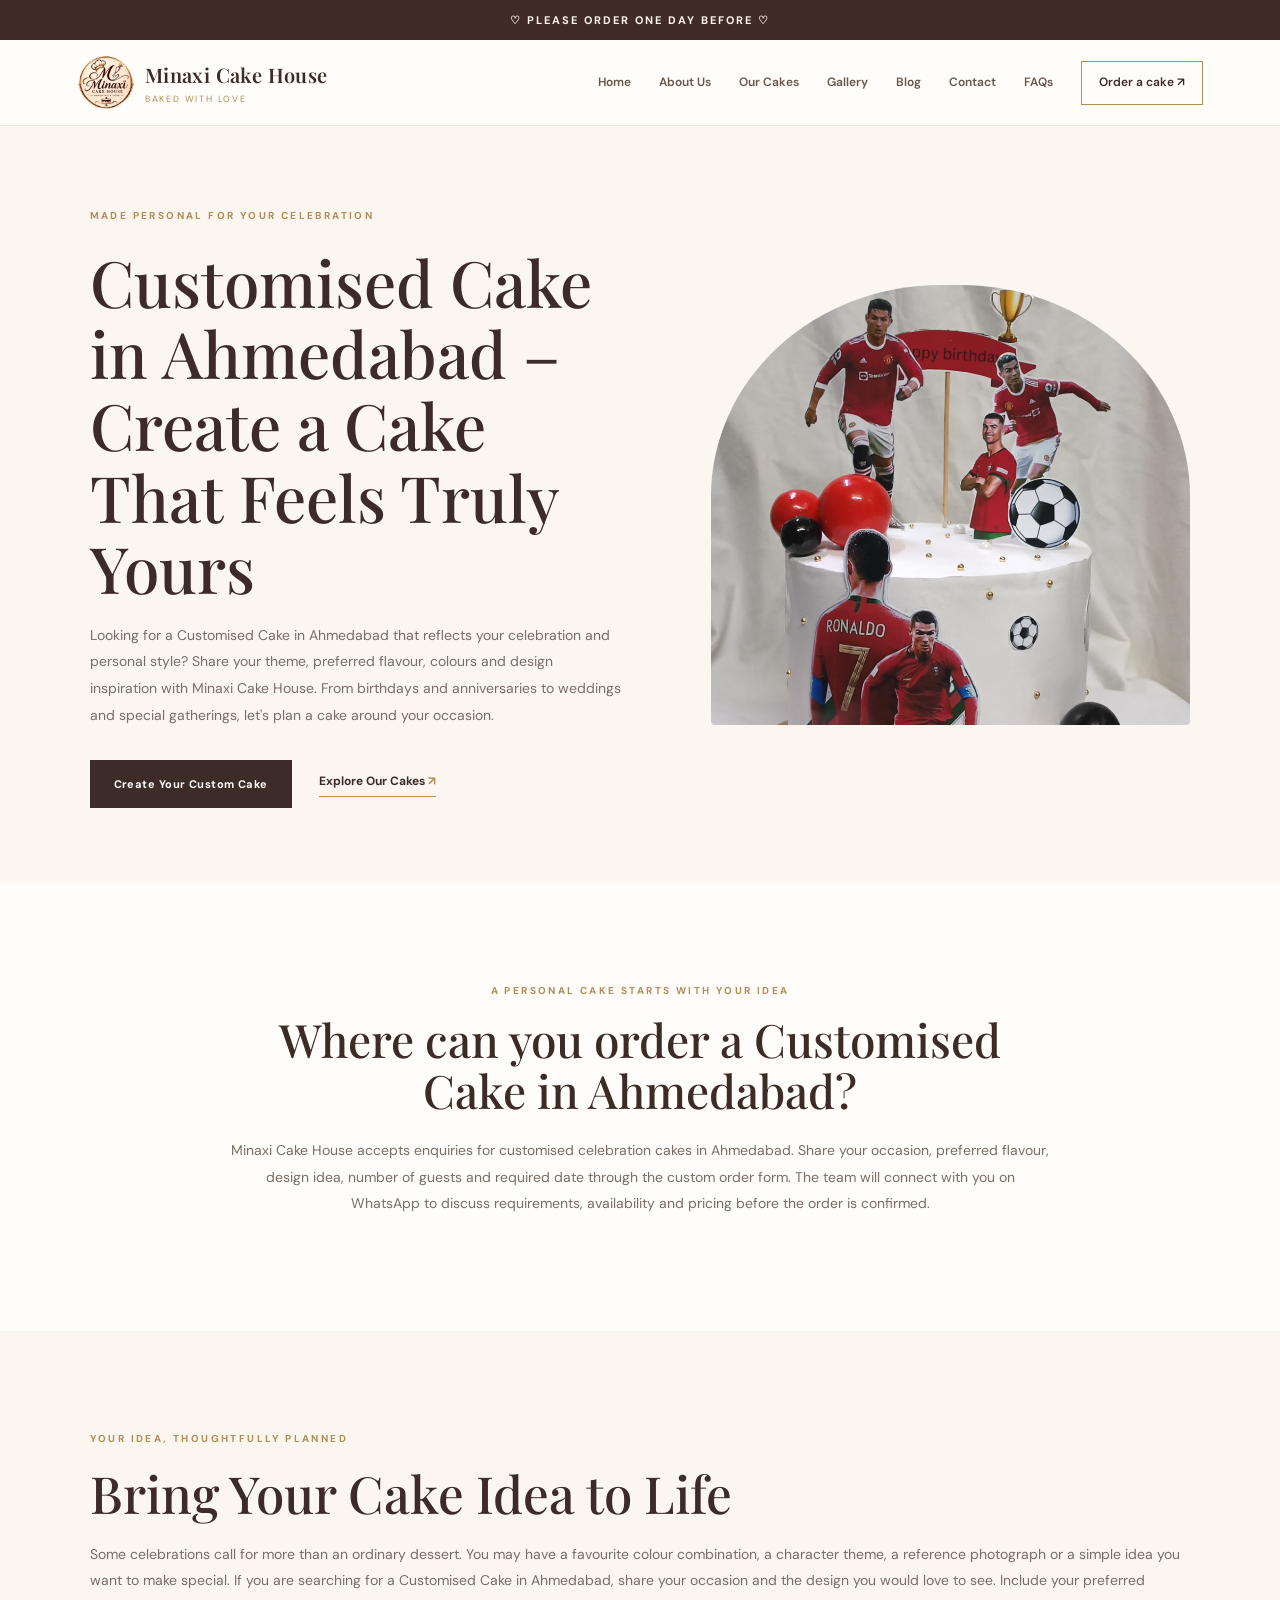
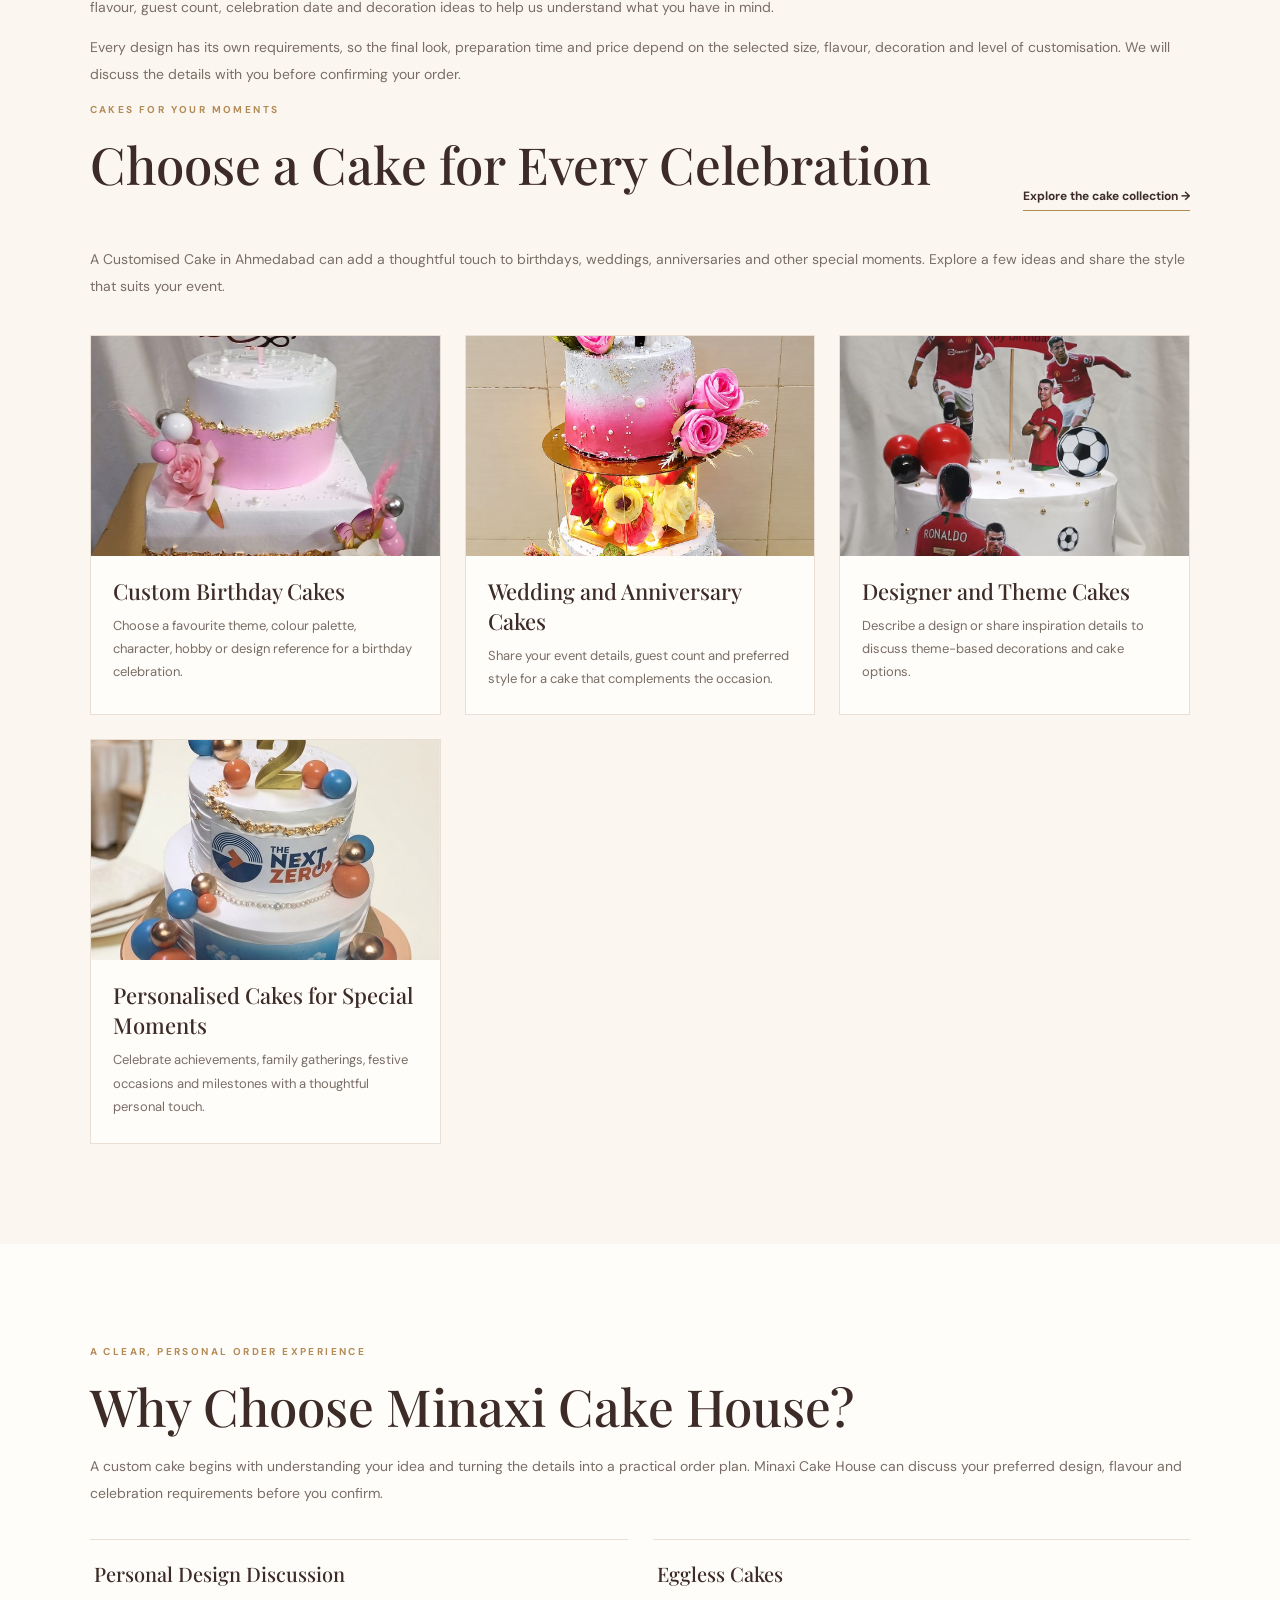
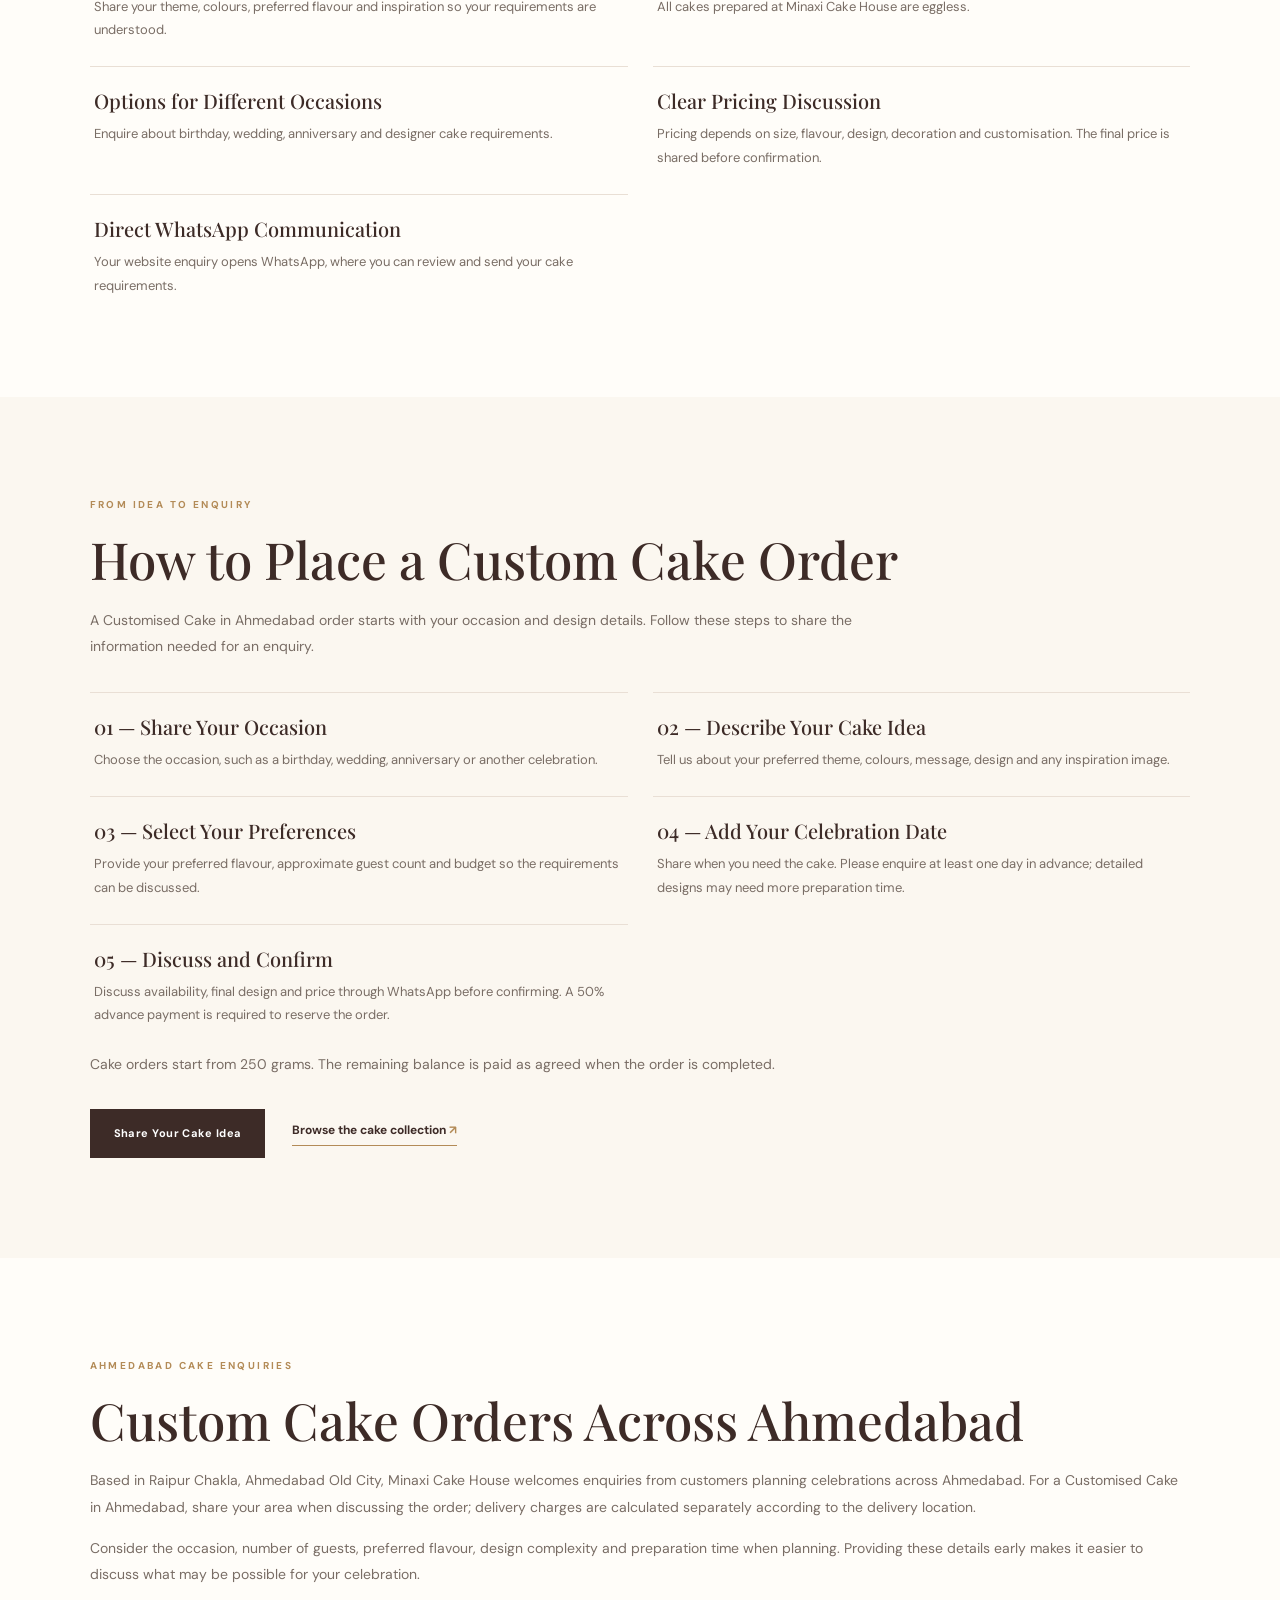
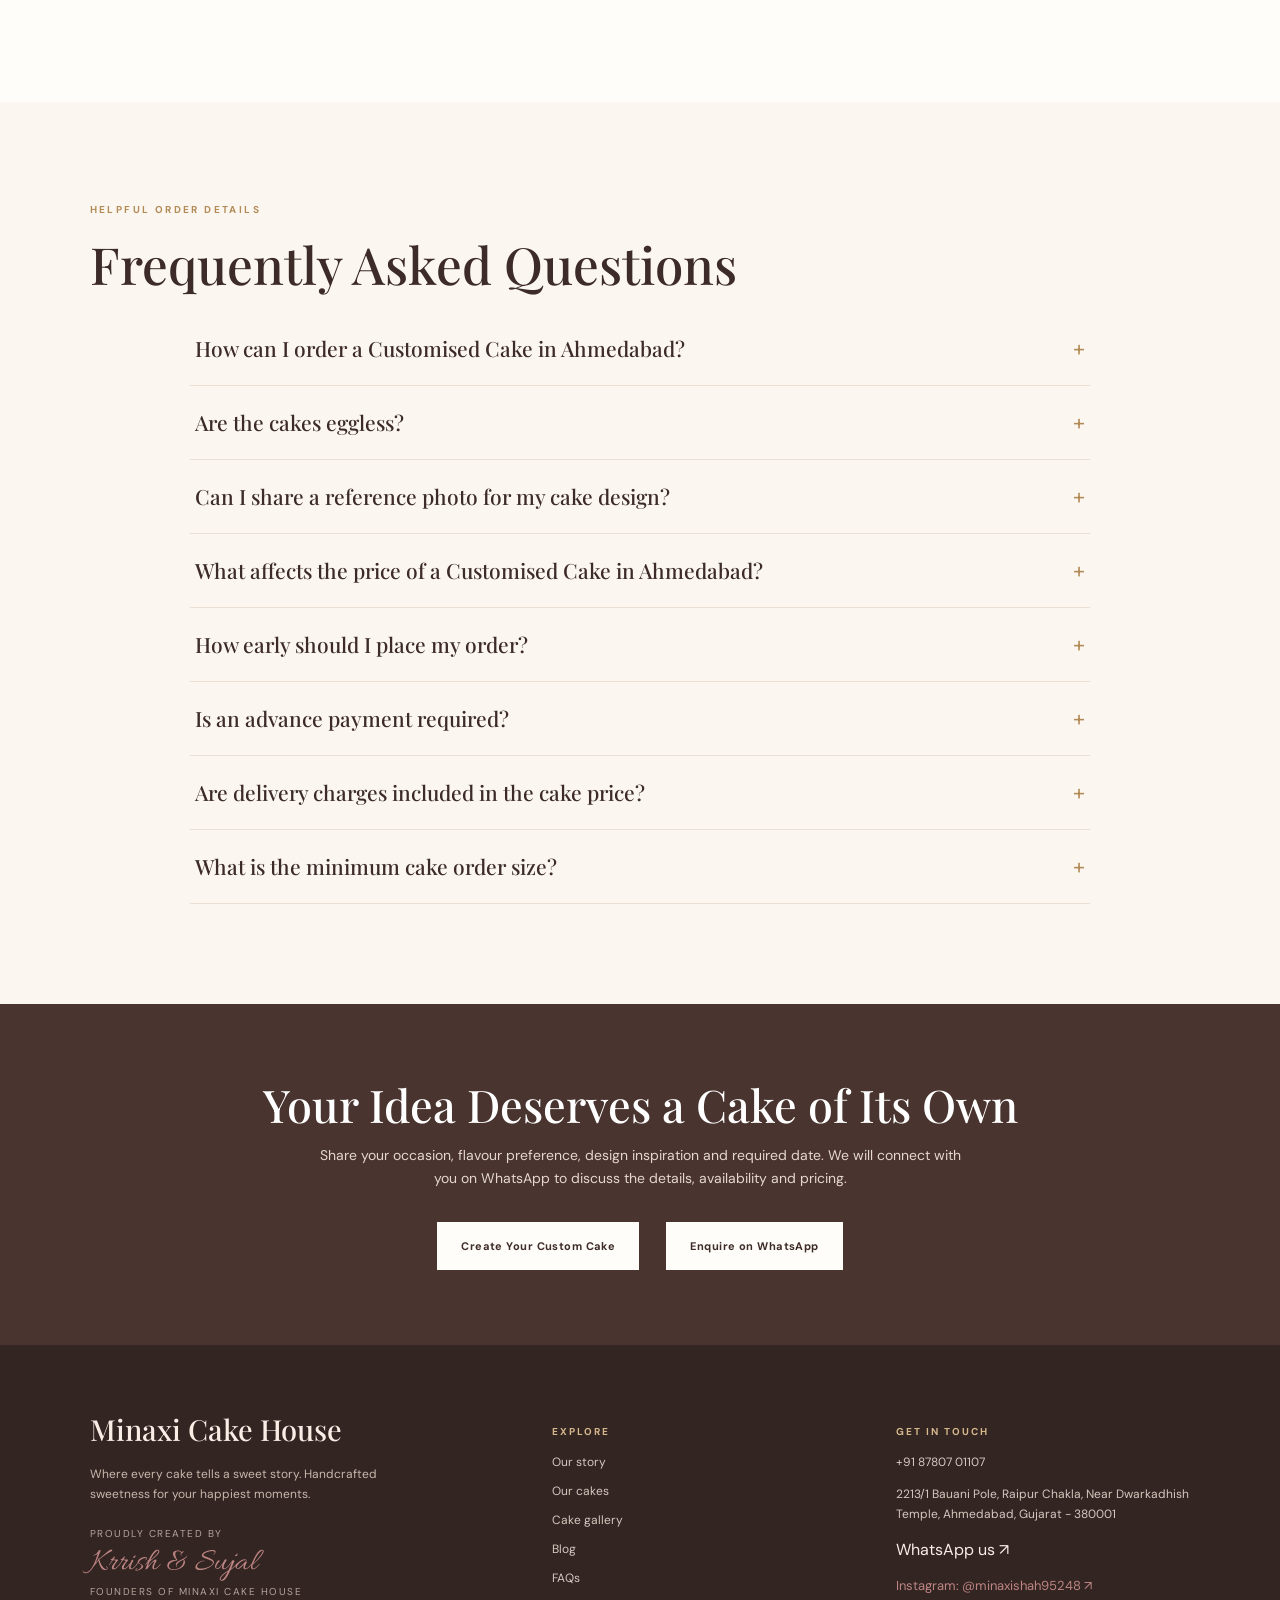
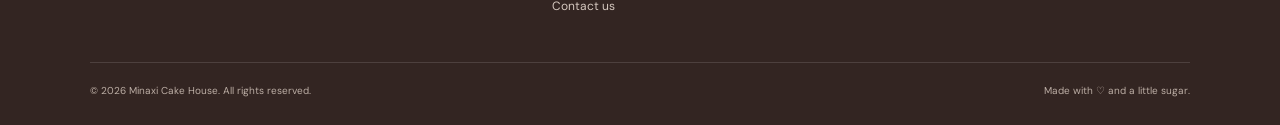
<file: customised-cake-ahmedabad.html>
<!doctype html>
<html lang="en-IN">
<head>
  <meta charset="utf-8">
  <meta name="viewport" content="width=device-width,initial-scale=1">
  <meta name="description" content="Plan a personalised eggless cake for birthdays, weddings and special occasions. Share your design, flavour and date with Minaxi Cake House in Ahmedabad.">
  <link rel="canonical" href="https://minaxi-cake-house.vercel.app/customised-cake-ahmedabad.html">
  <link rel="icon" type="image/png" href="./minaxi-favicon-small.png">
  <title>Customised Cake in Ahmedabad | Minaxi Cake House</title>
  <link rel="preconnect" href="https://fonts.googleapis.com">
  <link rel="preconnect" href="https://fonts.gstatic.com" crossorigin>
  <link href="https://fonts.googleapis.com/css2?family=DM+Sans:wght@400;500;600;700&family=Playfair+Display:wght@500;600;700&display=swap" rel="stylesheet">
  <link rel="stylesheet" href="./style.css">
  <link rel="stylesheet" href="./seo-landing.css">
  <script type="application/ld+json">
    {
      "@context": "https://schema.org",
      "@graph": [
        {
          "@type": "Bakery",
          "@id": "https://minaxi-cake-house.vercel.app/#business",
          "name": "Minaxi Cake House",
          "url": "https://minaxi-cake-house.vercel.app/",
          "description": "Minaxi Cake House offers eggless cakes and customised cake enquiries for celebrations in Ahmedabad, Gujarat.",
          "telephone": "+918780701107",
          "address": {
            "@type": "PostalAddress",
            "streetAddress": "2213/1 Bauani Pole, Raipur Chakla, Near Dwarkadhish Temple",
            "addressLocality": "Ahmedabad",
            "addressRegion": "Gujarat",
            "postalCode": "380001",
            "addressCountry": "IN"
          },
          "areaServed": {
            "@type": "City",
            "name": "Ahmedabad"
          }
        },
        {
          "@type": "WebPage",
          "@id": "https://minaxi-cake-house.vercel.app/customised-cake-ahmedabad.html#webpage",
          "url": "https://minaxi-cake-house.vercel.app/customised-cake-ahmedabad.html",
          "name": "Customised Cake in Ahmedabad | Minaxi Cake House",
          "description": "Enquire about personalised eggless birthday, wedding, anniversary and designer cakes in Ahmedabad. Share your cake design and flavour preferences.",
          "inLanguage": "en-IN",
          "isPartOf": {
            "@id": "https://minaxi-cake-house.vercel.app/#website"
          },
          "about": {
            "@id": "https://minaxi-cake-house.vercel.app/#business"
          },
          "mainEntity": {
            "@id": "https://minaxi-cake-house.vercel.app/customised-cake-ahmedabad.html#custom-service"
          }
        },
        {
          "@type": "WebSite",
          "@id": "https://minaxi-cake-house.vercel.app/#website",
          "url": "https://minaxi-cake-house.vercel.app/",
          "name": "Minaxi Cake House",
          "inLanguage": "en-IN",
          "publisher": {
            "@id": "https://minaxi-cake-house.vercel.app/#business"
          }
        },
        {
          "@type": "Service",
          "@id": "https://minaxi-cake-house.vercel.app/customised-cake-ahmedabad.html#custom-service",
          "name": "Customised Cake Service in Ahmedabad",
          "serviceType": "Custom Cake Design and Ordering",
          "provider": {
            "@id": "https://minaxi-cake-house.vercel.app/#business"
          },
          "areaServed": {
            "@type": "City",
            "name": "Ahmedabad"
          },
          "description": "Customised eggless cake enquiries for birthdays, weddings, anniversaries and special occasions. Customers can share their preferred flavour, theme, size and design inspiration."
        },
        {
          "@type": "FAQPage",
          "@id": "https://minaxi-cake-house.vercel.app/customised-cake-ahmedabad.html#faq",
          "mainEntity": [
            {
              "@type": "Question",
              "name": "How can I order a customised cake in Ahmedabad?",
              "acceptedAnswer": {
                "@type": "Answer",
                "text": "Visit the custom orders page, enter your contact details, celebration date, occasion, preferred flavour, number of people and design idea. Your enquiry will open in WhatsApp."
              }
            },
            {
              "@type": "Question",
              "name": "Are the cakes eggless?",
              "acceptedAnswer": {
                "@type": "Answer",
                "text": "Yes. All cakes prepared at Minaxi Cake House are eggless."
              }
            },
            {
              "@type": "Question",
              "name": "Can I share a reference photo for my cake design?",
              "acceptedAnswer": {
                "@type": "Answer",
                "text": "Yes. You can describe your inspiration or share a reference link or design details through the custom order enquiry form."
              }
            },
            {
              "@type": "Question",
              "name": "How much does a customised cake cost?",
              "acceptedAnswer": {
                "@type": "Answer",
                "text": "The price depends on the selected cake size, flavour, design, decoration and customisation. The final price is shared before the order is confirmed."
              }
            },
            {
              "@type": "Question",
              "name": "How early should I place my cake order?",
              "acceptedAnswer": {
                "@type": "Answer",
                "text": "Please place your order at least one day in advance. Detailed or customised designs may require additional preparation time."
              }
            },
            {
              "@type": "Question",
              "name": "Is an advance payment required?",
              "acceptedAnswer": {
                "@type": "Answer",
                "text": "Yes. A 50% advance payment is required to confirm and reserve the cake order."
              }
            },
            {
              "@type": "Question",
              "name": "Are delivery charges included?",
              "acceptedAnswer": {
                "@type": "Answer",
                "text": "Delivery charges are calculated separately according to the delivery location."
              }
            }
          ]
        },
        {
          "@type": "BreadcrumbList",
          "@id": "https://minaxi-cake-house.vercel.app/customised-cake-ahmedabad.html#breadcrumb",
          "itemListElement": [
            {
              "@type": "ListItem",
              "position": 1,
              "name": "Home",
              "item": "https://minaxi-cake-house.vercel.app/"
            },
            {
              "@type": "ListItem",
              "position": 2,
              "name": "Customised Cake in Ahmedabad",
              "item": "https://minaxi-cake-house.vercel.app/customised-cake-ahmedabad.html"
            }
          ]
        }
      ]
    }
  </script>
</head>
<body>
  <div id="site-header"></div>
  <main>
    <section class="local-hero">
      <div class="local-hero-copy">
        <span class="eyebrow">MADE PERSONAL FOR YOUR CELEBRATION</span>
        <h1>Customised Cake in Ahmedabad – Create a Cake That Feels Truly Yours</h1>
        <p>Looking for a Customised Cake in Ahmedabad that reflects your celebration and personal style? Share your theme, preferred flavour, colours and design inspiration with Minaxi Cake House. From birthdays and anniversaries to weddings and special gatherings, let's plan a cake around your occasion.</p>
        <div class="actions">
          <a class="btn btn-dark" href="custom-orders.html">Create Your Custom Cake</a>
          <a class="text-link" href="cakes.html">Explore Our Cakes <span>↗</span></a>
        </div>
      </div>
      <img class="local-hero-image" src="./cake 1.jpeg" alt="Decorated custom cake for a special celebration" fetchpriority="high">
    </section>

    <section class="section">
      <div class="local-intro">
        <div class="section-kicker">A PERSONAL CAKE STARTS WITH YOUR IDEA</div>
        <h2>Where can you order a Customised Cake in Ahmedabad?</h2>
        <p>Minaxi Cake House accepts enquiries for customised celebration cakes in Ahmedabad. Share your occasion, preferred flavour, design idea, number of guests and required date through the custom order form. The team will connect with you on WhatsApp to discuss requirements, availability and pricing before the order is confirmed.</p>
      </div>
    </section>

    <section class="section local-collection">
      <div class="section-kicker">YOUR IDEA, THOUGHTFULLY PLANNED</div>
      <h2 class="local-section-heading">Bring Your Cake Idea to Life</h2>
      <p class="local-section-copy">Some celebrations call for more than an ordinary dessert. You may have a favourite colour combination, a character theme, a reference photograph or a simple idea you want to make special. If you are searching for a Customised Cake in Ahmedabad, share your occasion and the design you would love to see. Include your preferred flavour, guest count, celebration date and decoration ideas to help us understand what you have in mind.</p>
      <p class="local-section-copy">Every design has its own requirements, so the final look, preparation time and price depend on the selected size, flavour, decoration and level of customisation. We will discuss the details with you before confirming your order.</p>

      <div class="section-head">
        <div>
          <div class="section-kicker">CAKES FOR YOUR MOMENTS</div>
          <h2 class="local-section-heading">Choose a Cake for Every Celebration</h2>
        </div>
        <a class="under-link" href="cakes.html">Explore the cake collection →</a>
      </div>
      <p class="local-section-copy">A Customised Cake in Ahmedabad can add a thoughtful touch to birthdays, weddings, anniversaries and other special moments. Explore a few ideas and share the style that suits your event.</p>
      <div class="local-cake-grid">
        <article class="local-cake-card">
          <img src="./birthday.jpg" alt="Birthday cake with decorative icing" loading="lazy" decoding="async">
          <div><h3>Custom Birthday Cakes</h3><p>Choose a favourite theme, colour palette, character, hobby or design reference for a birthday celebration.</p></div>
        </article>
        <article class="local-cake-card">
          <img src="./wedding.jpeg" alt="Elegant cake for a wedding celebration" loading="lazy" decoding="async">
          <div><h3>Wedding and Anniversary Cakes</h3><p>Share your event details, guest count and preferred style for a cake that complements the occasion.</p></div>
        </article>
        <article class="local-cake-card">
          <img src="./cake 1.jpeg" alt="Creative designer cake for a themed celebration" loading="lazy" decoding="async">
          <div><h3>Designer and Theme Cakes</h3><p>Describe a design or share inspiration details to discuss theme-based decorations and cake options.</p></div>
        </article>
        <article class="local-cake-card">
          <img src="./anniversary.jpg" alt="Personalised cake for an anniversary" loading="lazy" decoding="async">
          <div><h3>Personalised Cakes for Special Moments</h3><p>Celebrate achievements, family gatherings, festive occasions and milestones with a thoughtful personal touch.</p></div>
        </article>
      </div>
    </section>

    <section class="section">
      <div class="section-kicker">A CLEAR, PERSONAL ORDER EXPERIENCE</div>
      <h2 class="local-section-heading">Why Choose Minaxi Cake House?</h2>
      <p class="local-section-copy">A custom cake begins with understanding your idea and turning the details into a practical order plan. Minaxi Cake House can discuss your preferred design, flavour and celebration requirements before you confirm.</p>
      <div class="local-benefits">
        <article class="local-benefit"><h3>Personal Design Discussion</h3><p>Share your theme, colours, preferred flavour and inspiration so your requirements are understood.</p></article>
        <article class="local-benefit"><h3>Eggless Cakes</h3><p>All cakes prepared at Minaxi Cake House are eggless.</p></article>
        <article class="local-benefit"><h3>Options for Different Occasions</h3><p>Enquire about birthday, wedding, anniversary and designer cake requirements.</p></article>
        <article class="local-benefit"><h3>Clear Pricing Discussion</h3><p>Pricing depends on size, flavour, design, decoration and customisation. The final price is shared before confirmation.</p></article>
        <article class="local-benefit"><h3>Direct WhatsApp Communication</h3><p>Your website enquiry opens WhatsApp, where you can review and send your cake requirements.</p></article>
      </div>
    </section>

    <section class="section local-service">
      <div class="section-kicker">FROM IDEA TO ENQUIRY</div>
      <h2 class="local-section-heading">How to Place a Custom Cake Order</h2>
      <p class="local-section-copy">A Customised Cake in Ahmedabad order starts with your occasion and design details. Follow these steps to share the information needed for an enquiry.</p>
      <div class="local-steps">
        <article class="local-step"><h3>01 — Share Your Occasion</h3><p>Choose the occasion, such as a birthday, wedding, anniversary or another celebration.</p></article>
        <article class="local-step"><h3>02 — Describe Your Cake Idea</h3><p>Tell us about your preferred theme, colours, message, design and any inspiration image.</p></article>
        <article class="local-step"><h3>03 — Select Your Preferences</h3><p>Provide your preferred flavour, approximate guest count and budget so the requirements can be discussed.</p></article>
        <article class="local-step"><h3>04 — Add Your Celebration Date</h3><p>Share when you need the cake. Please enquire at least one day in advance; detailed designs may need more preparation time.</p></article>
        <article class="local-step"><h3>05 — Discuss and Confirm</h3><p>Discuss availability, final design and price through WhatsApp before confirming. A 50% advance payment is required to reserve the order.</p></article>
      </div>
      <p class="local-section-copy" style="margin-top:24px">Cake orders start from 250 grams. The remaining balance is paid as agreed when the order is completed.</p>
      <div class="actions">
        <a class="btn btn-dark" href="custom-orders.html">Share Your Cake Idea</a>
        <a class="text-link" href="cakes.html">Browse the cake collection <span>↗</span></a>
      </div>
    </section>

    <section class="section">
      <div class="section-kicker">AHMEDABAD CAKE ENQUIRIES</div>
      <h2 class="local-section-heading">Custom Cake Orders Across Ahmedabad</h2>
      <p class="local-section-copy">Based in Raipur Chakla, Ahmedabad Old City, Minaxi Cake House welcomes enquiries from customers planning celebrations across Ahmedabad. For a Customised Cake in Ahmedabad, share your area when discussing the order; delivery charges are calculated separately according to the delivery location.</p>
      <p class="local-section-copy">Consider the occasion, number of guests, preferred flavour, design complexity and preparation time when planning. Providing these details early makes it easier to discuss what may be possible for your celebration.</p>
    </section>

    <section class="section local-service">
      <div class="section-kicker">HELPFUL ORDER DETAILS</div>
      <h2 class="local-section-heading">Frequently Asked Questions</h2>
      <div class="faq-list local-faq">
        <details>
          <summary>How can I order a Customised Cake in Ahmedabad?</summary>
          <p>To order a Customised Cake in Ahmedabad, visit the custom orders page and share your contact details, celebration date, occasion, flavour, guest count and design idea. Your enquiry opens in WhatsApp so you can review and send it.</p>
        </details>
        <details>
          <summary>Are the cakes eggless?</summary>
          <p>Yes. All cakes prepared at Minaxi Cake House are eggless.</p>
        </details>
        <details>
          <summary>Can I share a reference photo for my cake design?</summary>
          <p>Yes. Describe your inspiration or share a link or reference details through the custom order enquiry form.</p>
        </details>
        <details>
          <summary>What affects the price of a Customised Cake in Ahmedabad?</summary>
          <p>The price depends on cake size, flavour, design, decoration and customisation. The final price is shared before the order is confirmed.</p>
        </details>
        <details>
          <summary>How early should I place my order?</summary>
          <p>Please enquire at least one day in advance. Detailed or customised designs may need additional preparation time, so earlier enquiry is recommended.</p>
        </details>
        <details>
          <summary>Is an advance payment required?</summary>
          <p>Yes. A 50% advance payment is required to confirm and reserve the cake order. The remaining balance is paid as agreed when the order is completed.</p>
        </details>
        <details>
          <summary>Are delivery charges included in the cake price?</summary>
          <p>No. Delivery charges are calculated separately according to the delivery location. Share your area when making an enquiry.</p>
        </details>
        <details>
          <summary>What is the minimum cake order size?</summary>
          <p>Cake orders start from 250 grams. Available varieties and options can be discussed according to your requirements.</p>
        </details>
      </div>
    </section>

    <section class="local-cta">
      <h2>Your Idea Deserves a Cake of Its Own</h2>
      <p>Share your occasion, flavour preference, design inspiration and required date. We will connect with you on WhatsApp to discuss the details, availability and pricing.</p>
      <div class="actions" style="justify-content:center">
        <a class="btn btn-light" href="custom-orders.html">Create Your Custom Cake</a>
        <a class="btn btn-light" href="https://wa.me/918780701107" target="_blank" rel="noopener">Enquire on WhatsApp</a>
      </div>
    </section>
  </main>
  <div id="site-footer"></div>
  <script src="./site.js"></script>
</body>
</html>
</file>
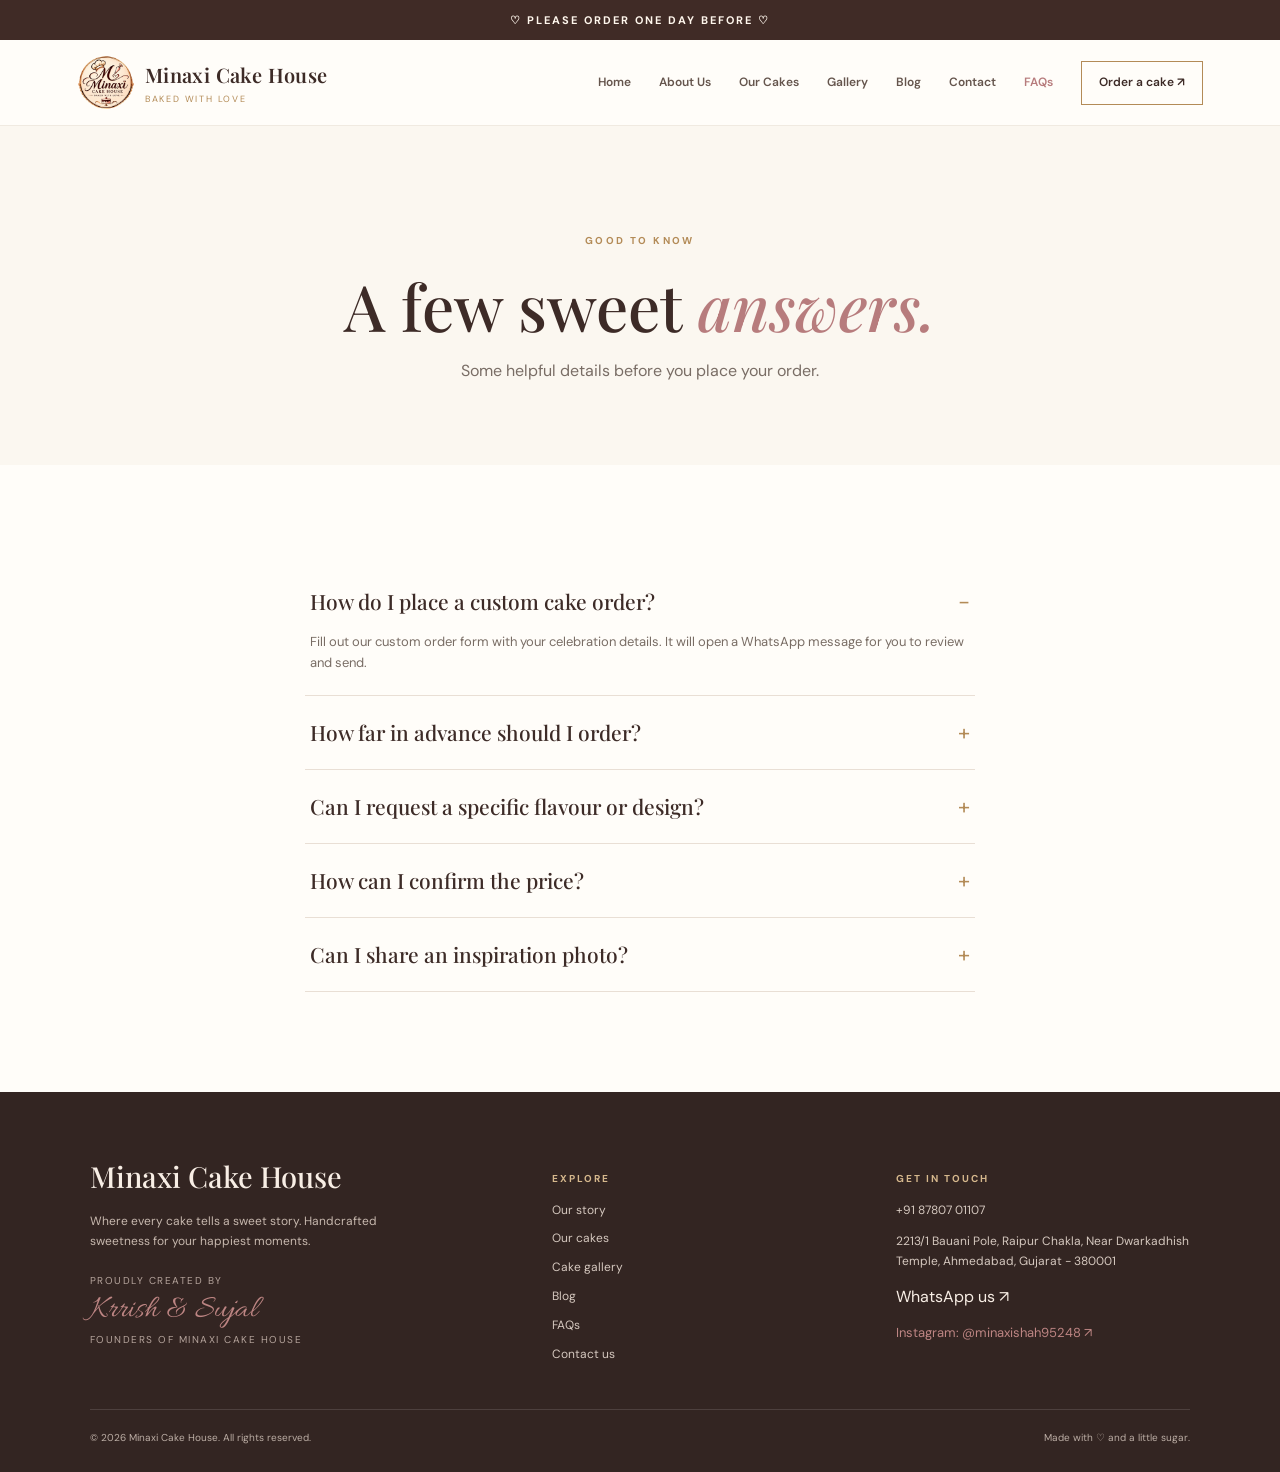
<file: faq.html>
<!doctype html><html lang="en"><head><meta charset="utf-8"><meta name="viewport" content="width=device-width,initial-scale=1"><meta name="description" content="Answers to common questions about ordering custom cakes, flavours, designs and pricing from Minaxi Cake House in Ahmedabad."><link rel="canonical" href="https://minaxi-cake-house.vercel.app/faq.html"><title>FAQs | Minaxi Cake House</title><link rel="icon" type="image/png" href="./minaxi-favicon-small.png"><script async src="https://www.googletagmanager.com/gtm.js?id=GTM-TQLKNTKW"></script><script>window.dataLayer=window.dataLayer||[];function gtag(){dataLayer.push(arguments);}gtag('js',new Date());</script><link href="https://fonts.googleapis.com/css2?family=DM+Sans:wght@400;500;600;700&family=Playfair+Display:wght@500;600;700&display=swap" rel="stylesheet"><link rel="stylesheet" href="./style.css"></head><body><div id="site-header"></div><main><section class="page-hero"><span class="eyebrow">GOOD TO KNOW</span><h1>A few sweet <em>answers.</em></h1><p>Some helpful details before you place your order.</p></section><section class="section faq-list"><details open><summary>How do I place a custom cake order?</summary><p>Fill out our custom order form with your celebration details. It will open a WhatsApp message for you to review and send.</p></details><details><summary>How far in advance should I order?</summary><p>Advance notice is recommended, especially for detailed designs and larger celebrations. Contact us with your date to discuss availability.</p></details><details><summary>Can I request a specific flavour or design?</summary><p>Absolutely. Share your preferred flavour, theme, colours and inspiration in the custom order form.</p></details><details><summary>How can I confirm the price?</summary><p>Pricing depends on size, flavour and design details. Send us your requirements for a personalised quote.</p></details><details><summary>Can I share an inspiration photo?</summary><p>Yes. You can describe your inspiration in the form and share the image directly in the WhatsApp conversation.</p></details></section></main><div id="site-footer"></div><script src="./site.js"></script></body></html>
</file>
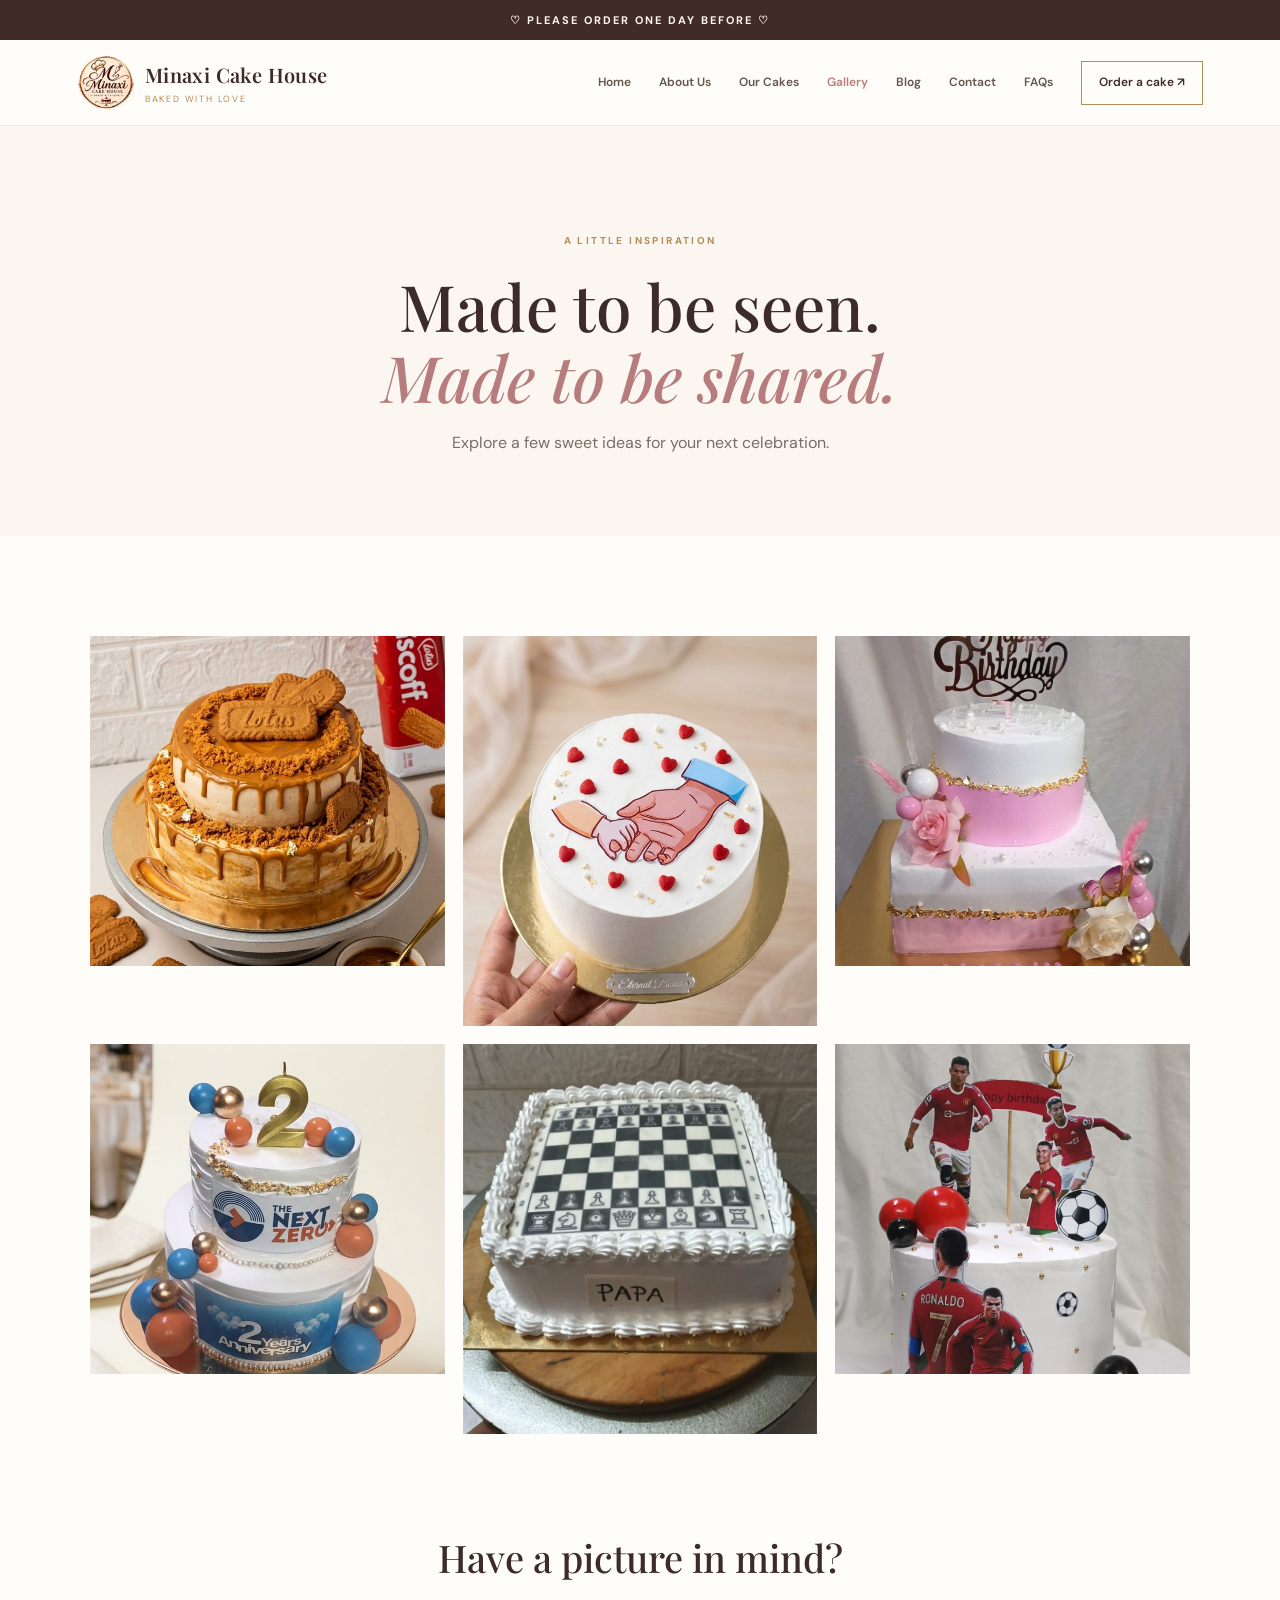
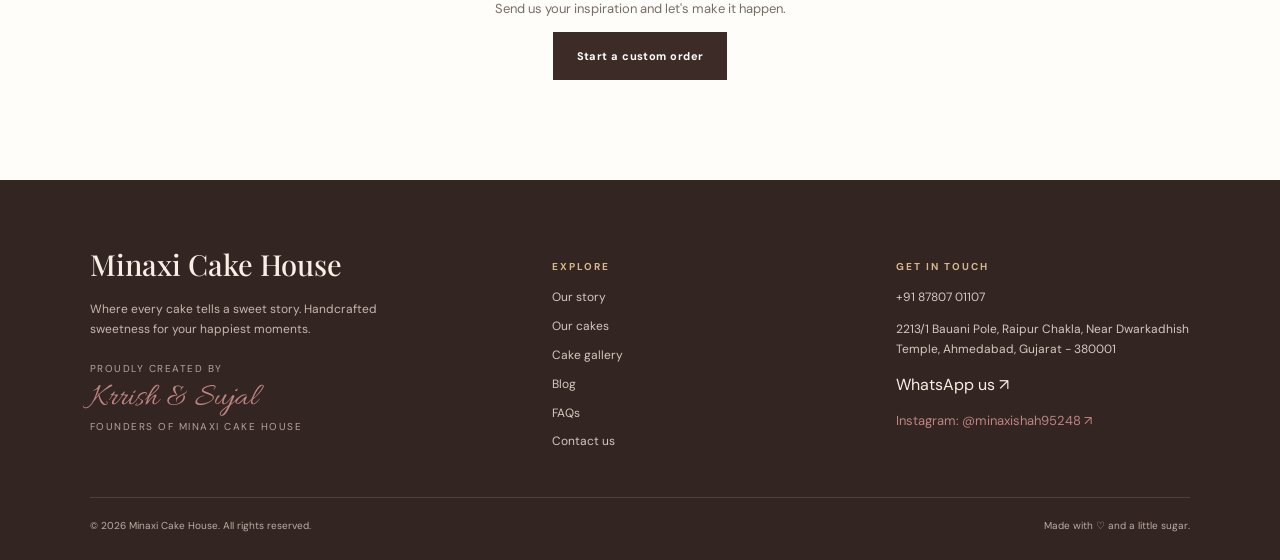
<file: gallery.html>
<!doctype html><html lang="en"><head><meta charset="utf-8"><meta name="viewport" content="width=device-width,initial-scale=1"><meta name="description" content="Browse cake designs and celebration inspiration from Minaxi Cake House, an eggless cake bakery in Ahmedabad."><link rel="canonical" href="https://minaxi-cake-house.vercel.app/gallery.html"><title>Cake Gallery | Minaxi Cake House</title><link rel="icon" type="image/png" href="./minaxi-favicon-small.png"><script async src="https://www.googletagmanager.com/gtm.js?id=GTM-TQLKNTKW"></script><script>window.dataLayer=window.dataLayer||[];function gtag(){dataLayer.push(arguments);}gtag('js',new Date());</script><link href="https://fonts.googleapis.com/css2?family=DM+Sans:wght@400;500;600;700&family=Playfair+Display:wght@500;600;700&display=swap" rel="stylesheet"><link rel="stylesheet" href="./style.css"></head><body><div id="site-header"></div><main><section class="page-hero"><span class="eyebrow">A LITTLE INSPIRATION</span><h1>Made to be seen.<br><em>Made to be shared.</em></h1><p>Explore a few sweet ideas for your next celebration.</p></section><section class="section"><div class="gallery-grid"><img src="./biscoff.jpg" alt="Chocolate cake" loading="lazy" decoding="async"><img src="./cake.jpg" alt="Berry cake" loading="lazy" decoding="async"><img src="./birthday.jpg" alt="Wedding cake" loading="lazy" decoding="async"><img src="./anniversary.jpg" alt="Strawberry cake" loading="lazy" decoding="async"><img src="./image.jpg" alt="Dessert" loading="lazy" decoding="async"><img src="./cake 1.jpeg" alt="Bakery treats" loading="lazy" decoding="async"></div><div class="center-cta"><h2>Have a picture in mind?</h2><p>Send us your inspiration and let's make it happen.</p><a class="btn btn-dark" href="custom-orders.html">Start a custom order</a></div></section></main><div id="site-footer"></div><script src="./site.js"></script></body></html>
</file>
<file: style.css>
:root{--cream:#fbf7f0;--paper:#fffdf9;--pink:#f2dfe0;--rose:#b77c7d;--brown:#3d2b27;--gold:#b38b57;--muted:#796d65;--line:#e9dfd5;--serif:'Playfair Display',Georgia,serif;--sans:'DM Sans',Arial,sans-serif}*{box-sizing:border-box}html{scroll-behavior:smooth}body{margin:0;background:var(--paper);color:var(--brown);font-family:var(--sans);line-height:1.65}a{color:inherit;text-decoration:none}img{display:block;max-width:100%;object-fit:cover}button,input,textarea,select{font:inherit}  .site-header{height:86px;padding:0 6vw;display:flex;align-items:center;justify-content:space-between;background:rgba(255,253,249,.94);position:sticky;top:0;z-index:20;border-bottom:1px solid rgba(233,223,213,.65);backdrop-filter:blur(12px)}.brand{display:flex;align-items:center;gap:10px;line-height:1.05}.brand img{width:58px;height:58px;object-fit:contain}.brand strong,.brand small{display:block}.brand strong{font:600 20px var(--serif);letter-spacing:.02em}.brand small{font-size:9px;letter-spacing:.2em;color:var(--gold);margin-top:7px}.nav{display:flex;gap:28px;align-items:center}.nav a{font-size:12px;font-weight:600;color:#65554d;transition:.25s}.nav a:hover,.nav a.active{color:var(--rose)}.nav .nav-cta{padding:11px 17px;border:1px solid var(--gold);color:var(--brown)}.menu-toggle{display:none;border:0;background:none;font-size:24px;color:var(--brown)}.hero{min-height:650px;display:grid;grid-template-columns:1fr 1fr;background:var(--cream);padding:65px 7vw 70px;gap:5vw;align-items:center}.hero-copy{max-width:570px}.eyebrow,.section-kicker{font-size:10px;letter-spacing:.24em;font-weight:700;color:var(--gold)}h1,h2,h3,p{margin-top:0}h1,h2{font-family:var(--serif);font-weight:500;line-height:1.12}h1{font-size:clamp(46px,5.5vw,76px);margin:23px 0}h1 em,h2 em{font-weight:500;color:var(--rose)}.hero-copy>p,.page-hero p{color:var(--muted);font-size:16px;max-width:450px}.actions{display:flex;align-items:center;gap:27px;margin-top:32px;flex-wrap:wrap}.btn{display:inline-flex;align-items:center;justify-content:center;gap:14px;padding:14px 23px;font-size:11px;font-weight:700;letter-spacing:.04em;border:1px solid transparent;transition:.25s;cursor:pointer}.btn-dark{background:var(--brown);color:white}.btn-dark:hover{background:var(--rose);transform:translateY(-2px)}.btn-light{background:var(--paper);color:var(--brown)}.text-link,.under-link{font-size:12px;font-weight:700;border-bottom:1px solid var(--gold);padding-bottom:4px}.text-link span{color:var(--gold)}.hero-note{margin-top:65px;color:var(--muted);font-size:10px;letter-spacing:.08em;display:flex;align-items:center;gap:12px}.note-line{width:35px;height:1px;background:var(--gold)}.hero-visual{position:relative;max-width:590px;width:100%;justify-self:end}.hero-img{width:100%;height:510px;object-fit:cover;border-radius:48% 48% 4px 4px}.floating-card{position:absolute;bottom:28px;left:-40px;background:white;padding:16px 22px;display:flex;align-items:center;gap:13px;box-shadow:0 12px 35px #3d2b2718}.floating-card>span{font-size:25px;color:var(--gold)}.floating-card strong,.floating-card small{display:block}.floating-card strong{font:500 16px var(--serif)}.floating-card small{font-size:10px;color:var(--muted)}.section{padding:100px 7vw}.intro{text-align:center;background:var(--paper)}.intro h2,.section h2{font-size:clamp(34px,4vw,52px);margin:18px 0}.narrow{max-width:570px;margin:0 auto 25px;color:var(--muted);font-size:14px}.under-link{display:inline-block}.section-head{display:flex;justify-content:space-between;align-items:end;margin-bottom:35px;gap:20px}.featured{background:var(--cream)}.cake-grid,.product-grid{display:grid;grid-template-columns:repeat(3,1fr);gap:25px}.cake-tile{background:var(--paper);overflow:hidden}.cake-tile img{height:290px;width:100%;transition:transform .5s}.cake-tile:hover img,.product-card:hover img{transform:scale(1.04)}.cake-tile>div{padding:22px 24px 25px}.cake-tile span,.product-card span{font-size:9px;letter-spacing:.17em;color:var(--gold);font-weight:700}.cake-tile h3,.product-card h3{font:500 24px var(--serif);margin:8px 0}.cake-tile p,.product-card p{font-size:12px;color:var(--muted);margin-bottom:0}.quote-band{background:#49342f;color:white;text-align:center;padding:75px 20px}.quote-band>span{font:70px var(--serif);color:#d4b68c;line-height:.7}.quote-band p{font:clamp(28px,4vw,43px)/1.25 var(--serif);margin:10px 0 25px}.quote-band em{color:#e4c9bd}.mini-gallery{display:grid;grid-template-columns:1.2fr 1fr 1fr;gap:18px}.mini-gallery img{height:300px;width:100%}.page-hero{text-align:center;padding:100px 20px 80px;background:var(--cream)}.page-hero h1{font-size:clamp(45px,5vw,68px);margin:17px 0}.page-hero p{margin:0 auto}.two-col{display:grid;grid-template-columns:1fr 1fr;gap:8vw;align-items:center}.story-img{width:100%;height:550px}.two-col p{color:var(--muted);font-size:14px}.two-col .btn{margin-top:15px}.values{text-align:center;background:var(--cream)}.value-grid{display:grid;grid-template-columns:repeat(3,1fr);gap:35px;margin-top:55px;text-align:left}.value-grid>div{border-top:1px solid var(--line);padding-top:20px}.value-grid span{color:var(--gold);font-size:11px}.value-grid h3{font:500 22px var(--serif);margin:12px 0 6px}.value-grid p{color:var(--muted);font-size:12px}.filter-row{display:flex;justify-content:center;gap:10px;flex-wrap:wrap;margin-bottom:35px}.filter{border:1px solid var(--line);background:white;color:var(--muted);padding:9px 17px;font-size:11px;cursor:pointer}.filter.active,.filter:hover{background:var(--brown);color:white;border-color:var(--brown)}.product-card{background:var(--cream);overflow:hidden}.product-card img{height:280px;width:100%;transition:transform .5s}.product-card>div{padding:22px}.product-card .under-link{margin-top:18px}.gallery-grid{display:grid;grid-template-columns:repeat(3,1fr);gap:18px}.gallery-grid img{width:100%;height:330px;transition:.35s;cursor:zoom-in}.gallery-grid img:nth-child(3n+2){height:390px}.gallery-grid img:hover{filter:brightness(.9)}.center-cta{text-align:center;padding:85px 15px 0}.center-cta h2{font-size:38px}.center-cta p{color:var(--muted);font-size:13px}.order-layout{display:grid;grid-template-columns:.8fr 1.2fr;gap:7vw;background:var(--cream)}.order-aside img{width:100%;height:270px;margin-top:30px}.order-aside p{color:var(--muted);font-size:14px}.order-form{background:white;padding:35px}.form-grid{display:grid;grid-template-columns:1fr 1fr;gap:20px}.form-grid label{font-size:11px;font-weight:700;color:#66574f}.form-grid input,.form-grid textarea,.form-grid select{display:block;width:100%;margin-top:8px;padding:12px;border:1px solid var(--line);background:#fffdfa;outline:none;font-size:12px;color:var(--brown)}.form-grid input:focus,.form-grid textarea:focus,.form-grid select:focus{border-color:var(--rose)}.form-grid .full{grid-column:1/-1}.form-note,.form-message{font-size:11px;color:var(--muted);margin:18px 0}.submit-btn{width:100%}.contact-layout{display:grid;grid-template-columns:.8fr 1.2fr;gap:8vw;align-items:center}.contact-detail{border-top:1px solid var(--line);padding:18px 0;margin-top:20px}.contact-detail span{font-size:9px;letter-spacing:.18em;color:var(--gold);font-weight:700}.contact-detail p{margin:5px 0 0;color:var(--muted);font-size:14px}.map-wrap{height:430px;background:var(--cream)}.map-wrap iframe{width:100%;height:100%;border:0}.faq-list{max-width:850px;margin:auto}.faq-list details{border-bottom:1px solid var(--line);padding:22px 5px}.faq-list summary{font:500 21px var(--serif);cursor:pointer;list-style:none;display:flex;justify-content:space-between}.faq-list summary:after{content:'+';color:var(--gold);font:22px var(--sans)}.faq-list details[open] summary:after{content:'−'}.faq-list p{color:var(--muted);font-size:13px;max-width:700px;margin:15px 0 0}.site-footer{background:#332522;color:#f8eee5;padding:65px 7vw 25px}.footer-top{display:grid;grid-template-columns:1.4fr 1fr 1fr;gap:50px;padding-bottom:45px}.footer-brand strong{font:500 29px var(--serif)}.footer-brand p{color:#c7b8ae;font-size:12px;max-width:300px;margin-top:15px}.site-footer h4{font-size:10px;letter-spacing:.2em;color:#d6b88d}.footer-links{display:grid;gap:9px}.footer-links a,.footer-contact p{font-size:12px;color:#d5c8bf}.footer-links a:hover{color:#e4c9bd}.footer-bottom{border-top:1px solid #ffffff20;padding-top:20px;display:flex;justify-content:space-between;color:#bcaea5;font-size:10px}.reveal{opacity:0;transform:translateY(18px);transition:opacity .7s,transform .7s}.reveal.visible{opacity:1;transform:none}
@media(max-width:900px){.nav{gap:14px}.nav a{font-size:10px}.hero{padding:55px 5vw;gap:3vw}.hero-img{height:430px}.section{padding:75px 5vw}.cake-grid,.product-grid{gap:15px}.order-layout,.contact-layout{gap:35px}}@media(max-width:700px){.site-header{height:72px;padding:0 5vw}.menu-toggle{display:block}.nav{display:none;position:absolute;top:72px;left:0;right:0;background:var(--paper);padding:20px 6vw 25px;box-shadow:0 15px 20px #0000000b;flex-direction:column;align-items:stretch;gap:15px}.nav.open{display:flex}.nav a{font-size:13px}.nav .nav-cta{text-align:center}.hero{grid-template-columns:1fr;padding:55px 6vw 65px}.hero-visual{justify-self:center;max-width:500px}.hero-img{height:390px}.floating-card{left:0}.hero-note{margin-top:35px}.section{padding:65px 6vw}.section-head{align-items:start;flex-direction:column}.cake-grid,.product-grid{grid-template-columns:1fr}.cake-tile img,.product-card img{height:300px}.mini-gallery{grid-template-columns:1fr 1fr}.mini-gallery img{height:200px}.mini-gallery img:last-child{display:none}.page-hero{padding:75px 20px 60px}.two-col,.order-layout,.contact-layout{grid-template-columns:1fr}.story-img{height:360px}.value-grid{grid-template-columns:1fr;gap:20px;margin-top:30px}.gallery-grid{grid-template-columns:1fr 1fr;gap:10px}.gallery-grid img,.gallery-grid img:nth-child(3n+2){height:220px}.order-form{padding:22px}.form-grid{grid-template-columns:1fr}.form-grid .full{grid-column:auto}.map-wrap{height:320px}.footer-top{grid-template-columns:1fr 1fr;gap:30px}.footer-brand{grid-column:1/-1}.footer-bottom{gap:10px;flex-direction:column}.quote-band{padding:60px 20px}}
</file>
<file: seo-landing.css>
.local-hero {
  display: grid;
  grid-template-columns: 1fr 0.9fr;
  align-items: center;
  gap: 7vw;
  padding: 75px 7vw;
  background: var(--cream);
}

.local-hero h1 {
  font-size: clamp(42px, 5vw, 66px);
  margin: 18px 0;
}

.local-hero-copy > p,
.local-intro p,
.local-section-copy {
  color: var(--muted);
  font-size: 14px;
  line-height: 1.9;
}

.local-hero-image {
  width: 100%;
  height: 440px;
  border-radius: 48% 48% 4px 4px;
}

.local-intro {
  max-width: 820px;
  margin: auto;
  text-align: center;
}

.local-intro h2,
.local-section-heading {
  font-size: clamp(32px, 4vw, 46px);
  margin: 14px 0 20px;
}

.local-collection {
  background: var(--cream);
}

.local-cake-grid {
  display: grid;
  grid-template-columns: repeat(3, minmax(0, 1fr));
  gap: 24px;
  margin-top: 35px;
}

.local-cake-card {
  background: var(--paper);
  border: 1px solid var(--line);
}

.local-cake-card img {
  width: 100%;
  height: 220px;
}

.local-cake-card div {
  padding: 20px 22px 24px;
}

.local-cake-card h3 {
  font: 500 22px var(--serif);
  margin: 0 0 8px;
}

.local-cake-card p,
.local-benefit p,
.local-step p {
  color: var(--muted);
  font-size: 13px;
  line-height: 1.8;
  margin-bottom: 0;
}

.local-benefits,
.local-steps {
  display: grid;
  grid-template-columns: repeat(2, minmax(0, 1fr));
  gap: 25px;
  margin-top: 32px;
}

.local-benefit,
.local-step {
  border-top: 1px solid var(--line);
  padding: 20px 4px 0;
}

.local-benefit h3,
.local-step h3 {
  font: 500 20px var(--serif);
  margin: 0 0 8px;
}

.local-service {
  background: var(--cream);
}

.local-service .local-section-copy {
  max-width: 820px;
}

.local-faq {
  max-width: 900px;
  margin: auto;
}

.local-cta {
  background: #49342f;
  color: white;
  text-align: center;
  padding: 75px 20px;
}

.local-cta h2 {
  font-size: clamp(32px, 4vw, 45px);
  margin: 0 0 15px;
}

.local-cta p {
  max-width: 650px;
  margin: 0 auto 25px;
  color: #e4d7cf;
  font-size: 14px;
}

.local-blog-copy {
  max-width: 820px;
  margin: 0 auto;
  color: var(--muted);
  font-size: 15px;
  line-height: 1.9;
}

.local-blog-copy h2 {
  margin: 38px 0 12px;
  color: var(--ink);
  font: 500 30px/1.2 var(--serif);
}

.local-blog-copy ul {
  padding-left: 22px;
}

.local-blog-copy li {
  margin: 7px 0;
}

.local-blog-copy a {
  color: var(--ink);
  text-decoration-color: var(--rose);
  text-underline-offset: 3px;
}

.blog-listing {
  background: var(--cream);
}

.blog-listing .section-head {
  justify-content: center;
  text-align: center;
}

.blog-listing .local-section-heading {
  margin-bottom: 0;
}

.blog-grid {
  display: flex;
  justify-content: center;
  margin-top: 30px;
}

.blog-preview {
  width: min(100%, 370px);
  overflow: hidden;
  border: 1px solid var(--line);
  border-radius: 4px;
  background: var(--paper);
}

.blog-preview-image {
  display: block;
}

.blog-preview-image img {
  display: block;
  width: 100%;
  height: 190px;
  object-fit: cover;
}

.blog-preview-content {
  padding: 20px 22px 22px;
}

.blog-preview-kicker {
  color: var(--muted);
  font-size: 10px;
  letter-spacing: 1.5px;
}

.blog-preview h3 {
  margin: 10px 0;
  font: 500 23px/1.3 var(--serif);
}

.blog-preview h3 a {
  color: var(--ink);
  text-decoration: none;
}

.blog-preview-summary {
  display: -webkit-box;
  min-height: 6.8em;
  overflow: hidden;
  margin: 0 0 14px;
  color: var(--muted);
  font-size: 13px;
  line-height: 1.7;
  -webkit-box-orient: vertical;
  -webkit-line-clamp: 4;
}

.blog-read-more {
  font-size: 13px;
}

@media (max-width: 700px) {
  .local-hero {
    grid-template-columns: 1fr;
    padding: 55px 6vw;
  }

  .local-hero-image {
    height: 340px;
    max-width: 500px;
    justify-self: center;
  }

  .local-cake-grid,
  .local-benefits,
  .local-steps {
    grid-template-columns: 1fr;
  }

  .local-blog-copy {
    font-size: 14px;
  }

  .local-blog-copy h2 {
    font-size: 26px;
  }

  .blog-preview {
    width: min(100%, 370px);
  }
}
</file>
<file: captcha.css>
.contact-captcha {
  margin-top: 22px;
  padding: 15px 18px;
  border: 1px solid #e9ddd5;
  border-radius: 4px;
  background: #fdfaf7;
}

#contact-inquiry-form .contact-captcha-label,
#order-form .contact-captcha-label {
  display: flex;
  align-items: center;
  gap: 12px;
  margin: 0;
  color: #49332d;
  font-size: 13px;
  font-weight: 500;
  cursor: pointer;
}

#contact-inquiry-form .contact-captcha input[type="checkbox"],
#order-form .contact-captcha input[type="checkbox"] {
  appearance: none;
  -webkit-appearance: none;
  display: grid;
  flex: 0 0 22px;
  place-content: center;
  width: 22px;
  max-width: 22px;
  height: 22px;
  margin: 0;
  padding: 0;
  border: 1px solid #cdbbb0;
  border-radius: 4px;
  background: #ffffff;
  cursor: pointer;
  transition: background 0.2s ease, border-color 0.2s ease;
}

#contact-inquiry-form .contact-captcha input[type="checkbox"]::before,
#order-form .contact-captcha input[type="checkbox"]::before {
  width: 10px;
  height: 5px;
  border: solid #ffffff;
  border-width: 0 0 2px 2px;
  content: "";
  transform: rotate(-45deg) scale(0);
  transition: transform 0.15s ease;
}

#contact-inquiry-form .contact-captcha input[type="checkbox"]:checked,
#order-form .contact-captcha input[type="checkbox"]:checked {
  border-color: #49332d;
  background: #49332d;
}

#contact-inquiry-form .contact-captcha input[type="checkbox"]:checked::before,
#order-form .contact-captcha input[type="checkbox"]:checked::before {
  transform: rotate(-45deg) scale(1);
}

#contact-inquiry-form .contact-captcha input[type="checkbox"]:focus-visible,
#order-form .contact-captcha input[type="checkbox"]:focus-visible {
  outline: 3px solid rgba(189, 133, 131, 0.35);
  outline-offset: 2px;
}

#contact-captcha-error:not(:empty) {
  display: block;
  margin-top: 8px;
  color: #9b4545;
  font-size: 12px;
}
</file>
